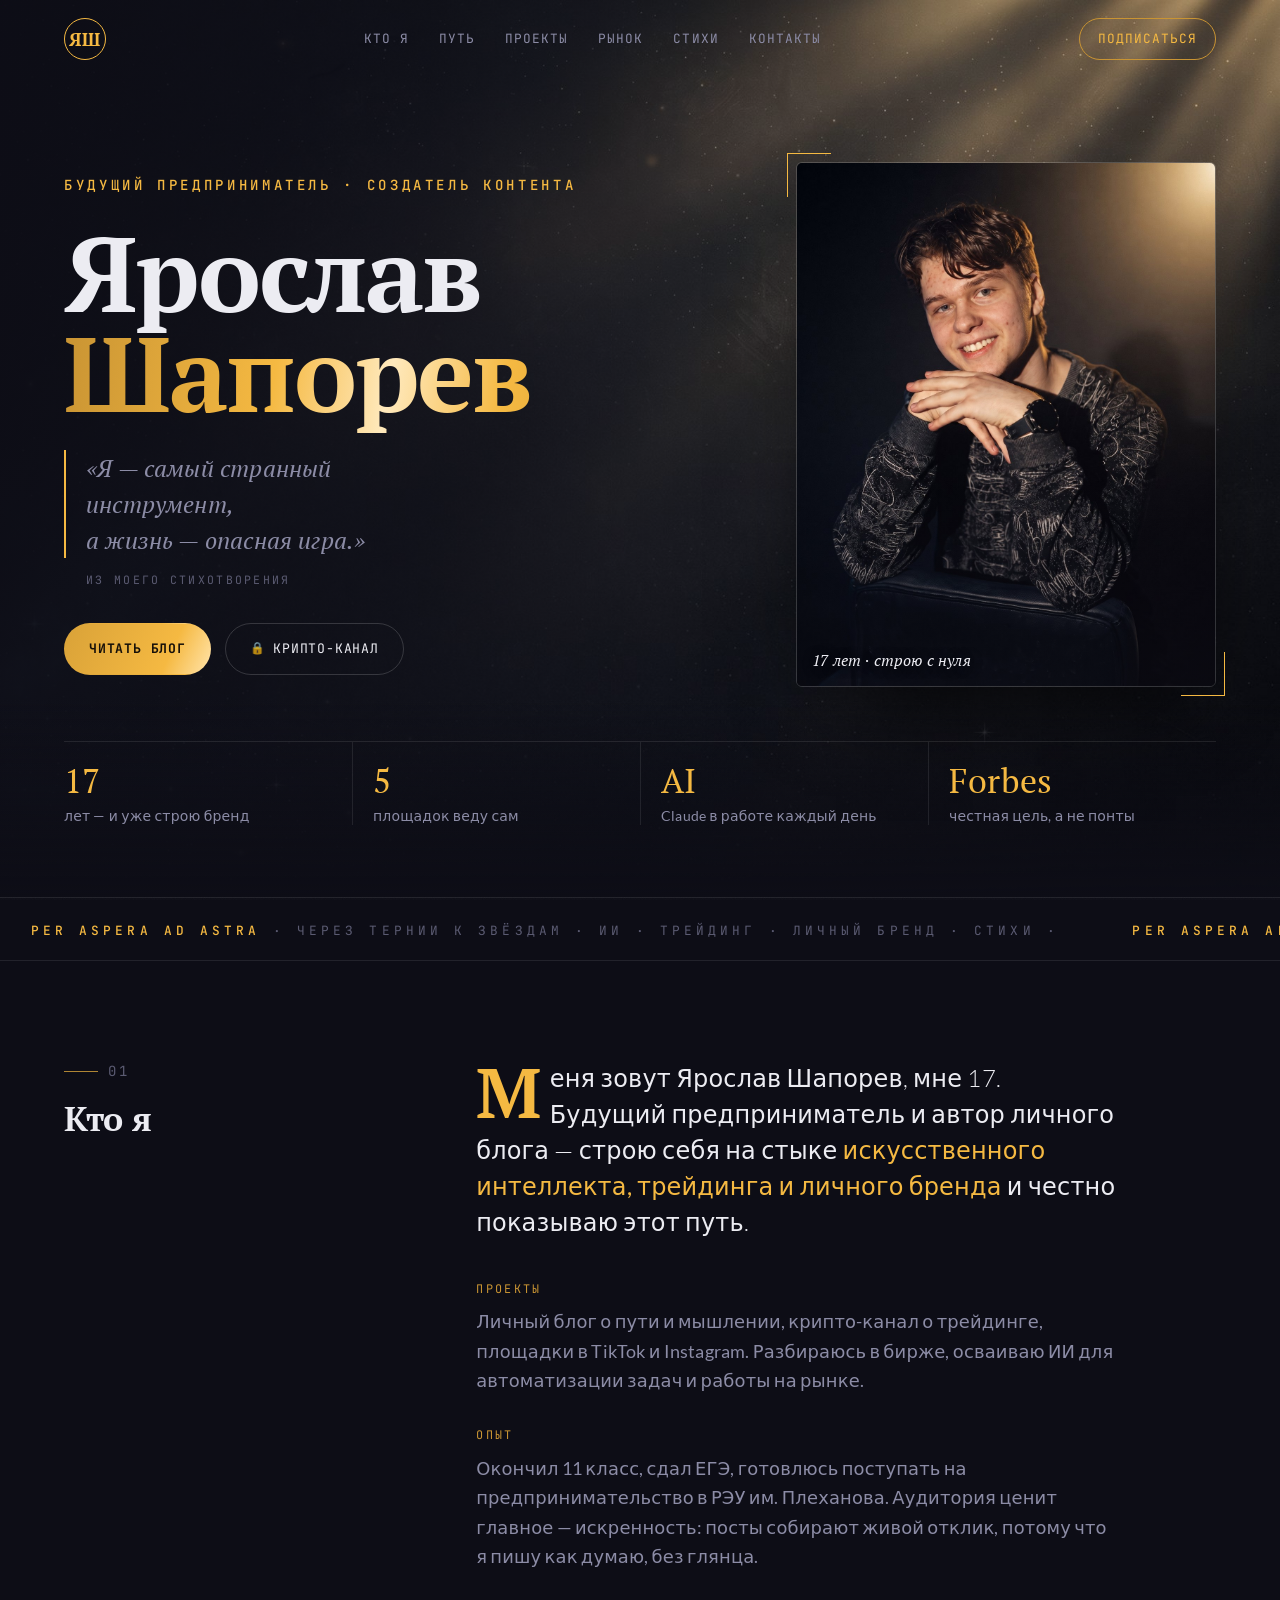
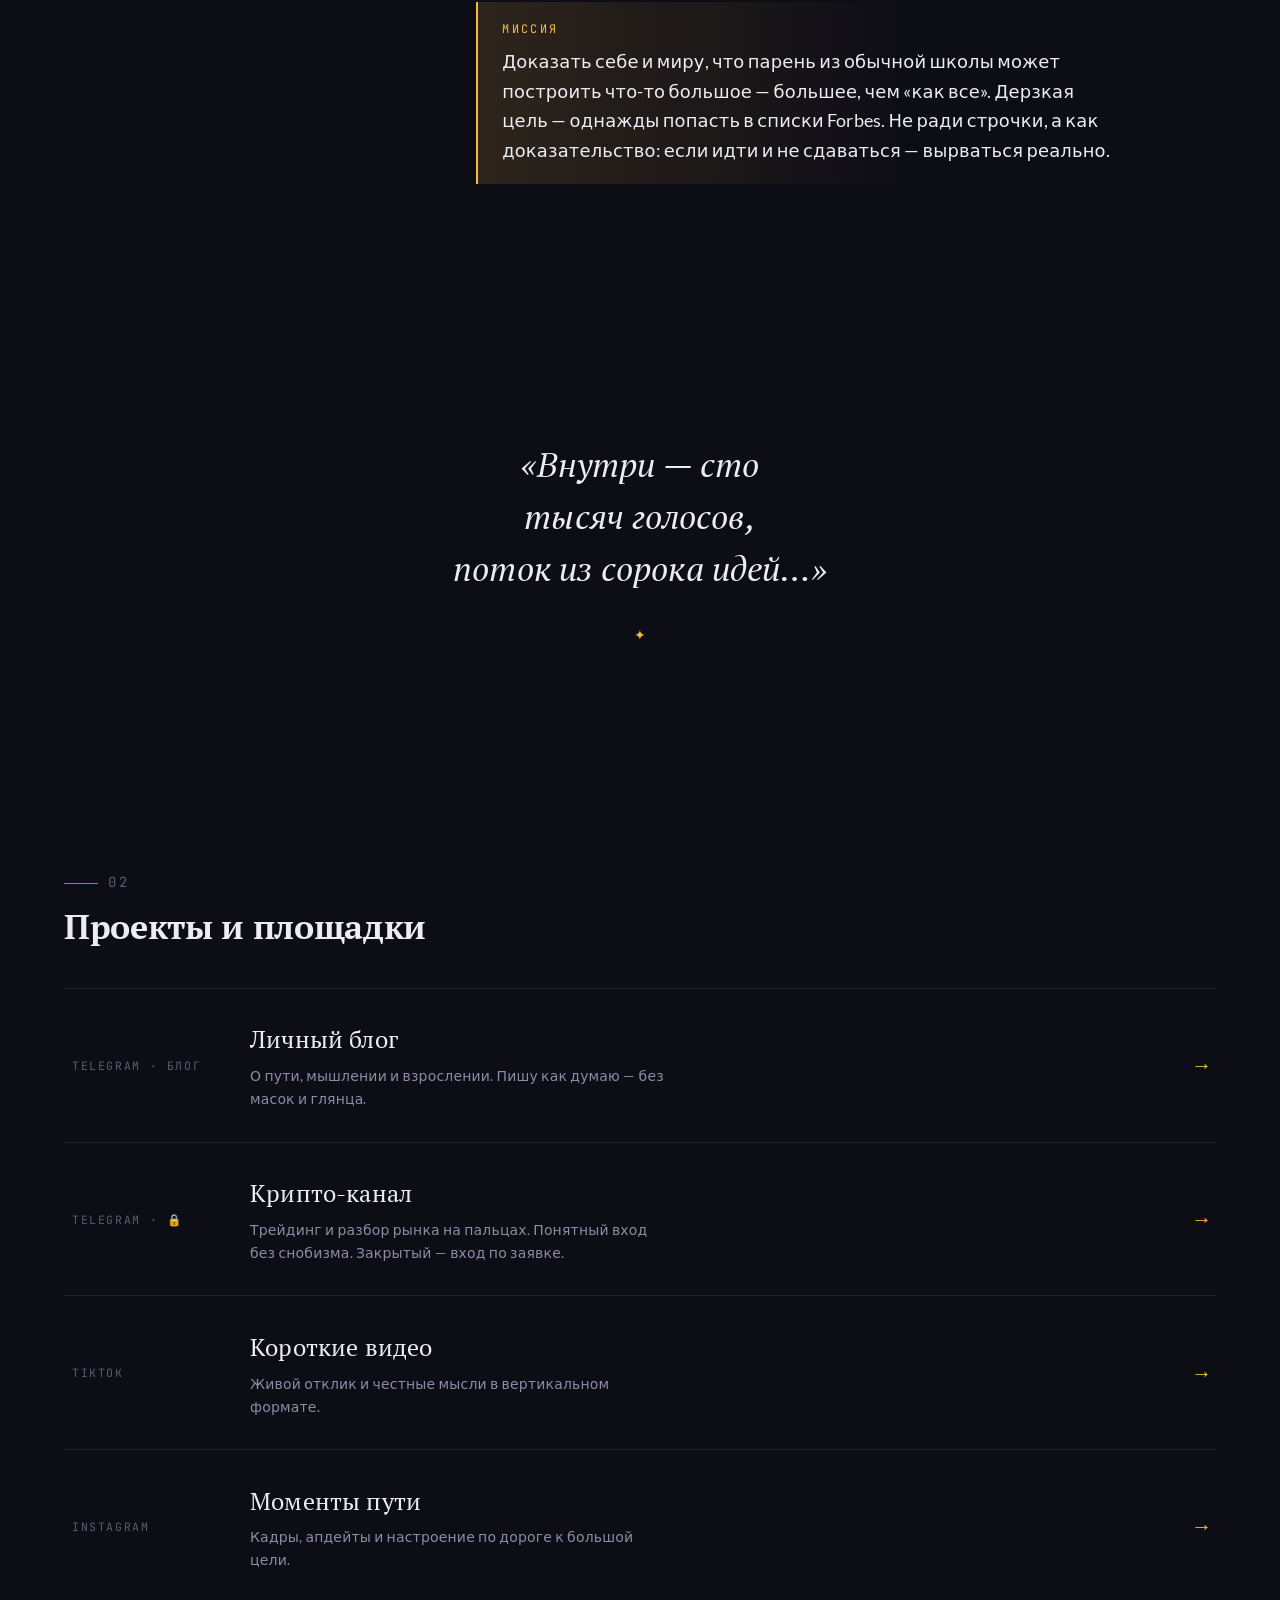
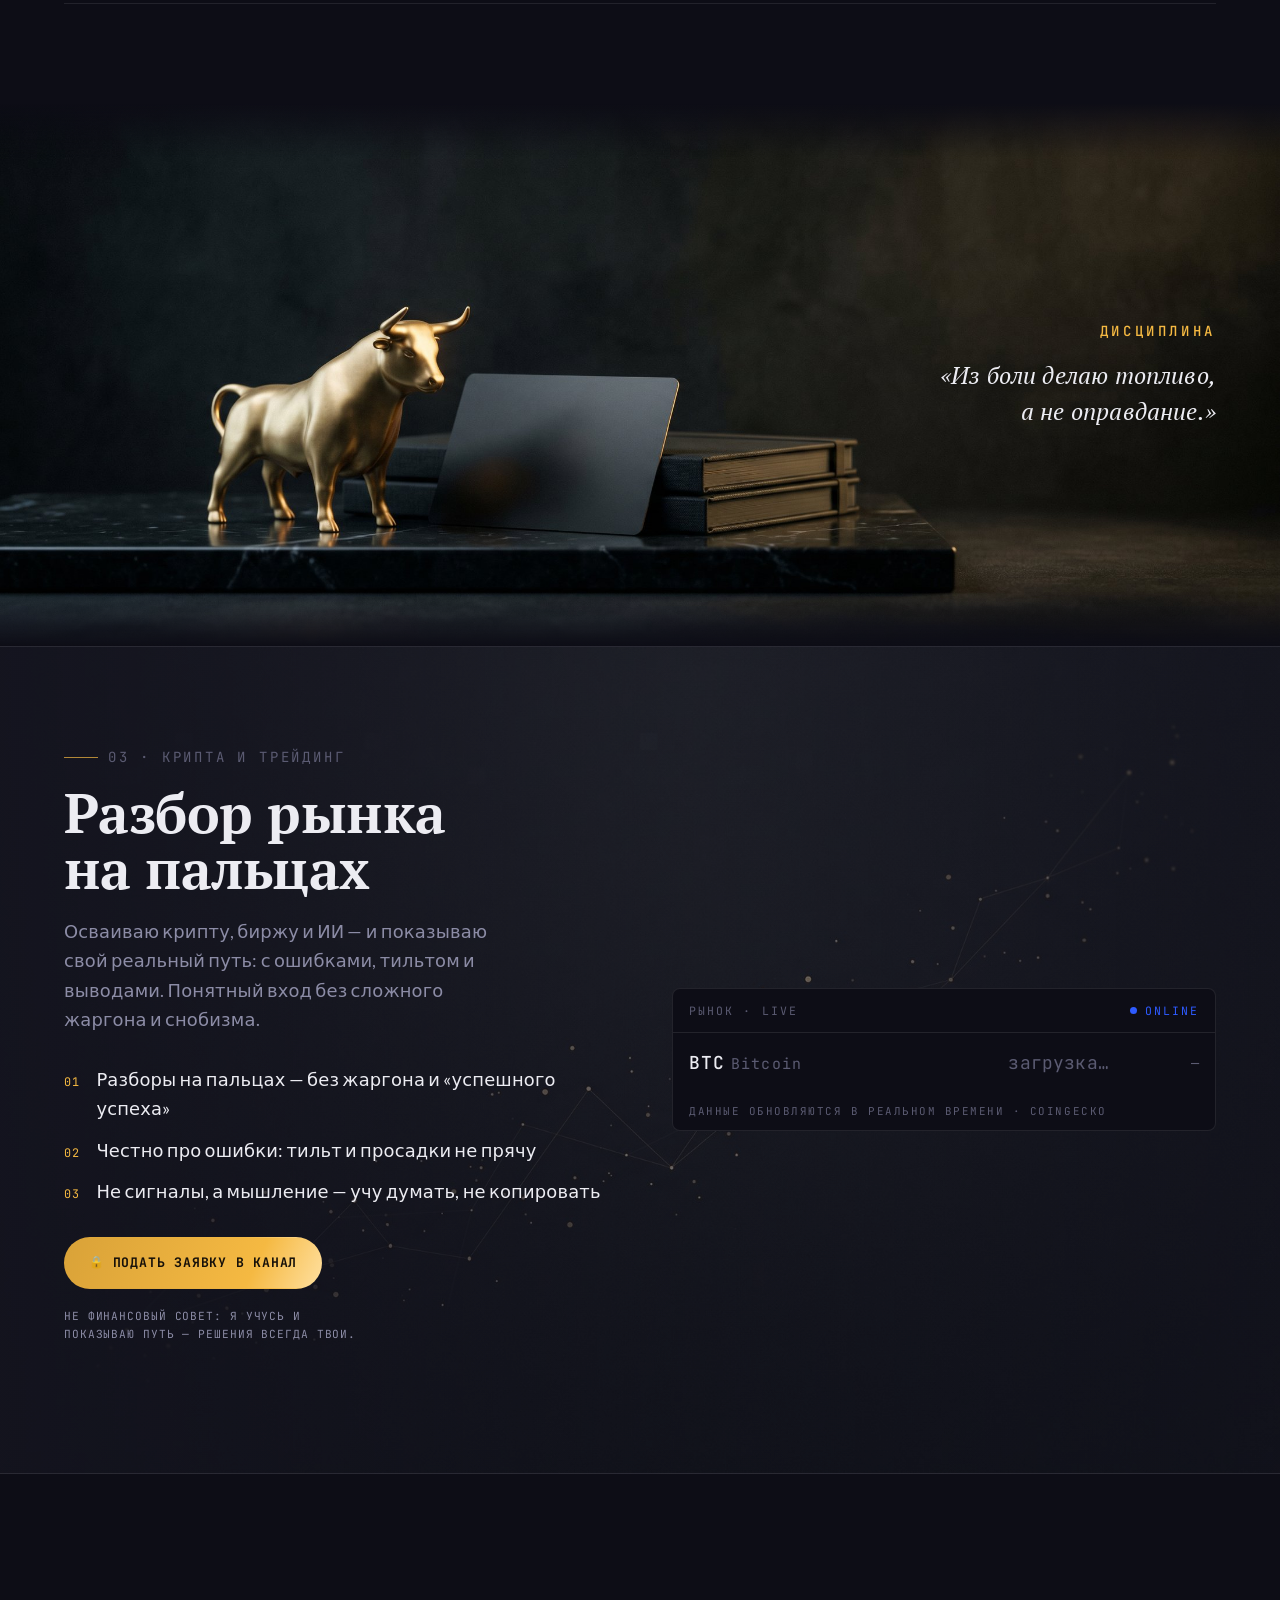
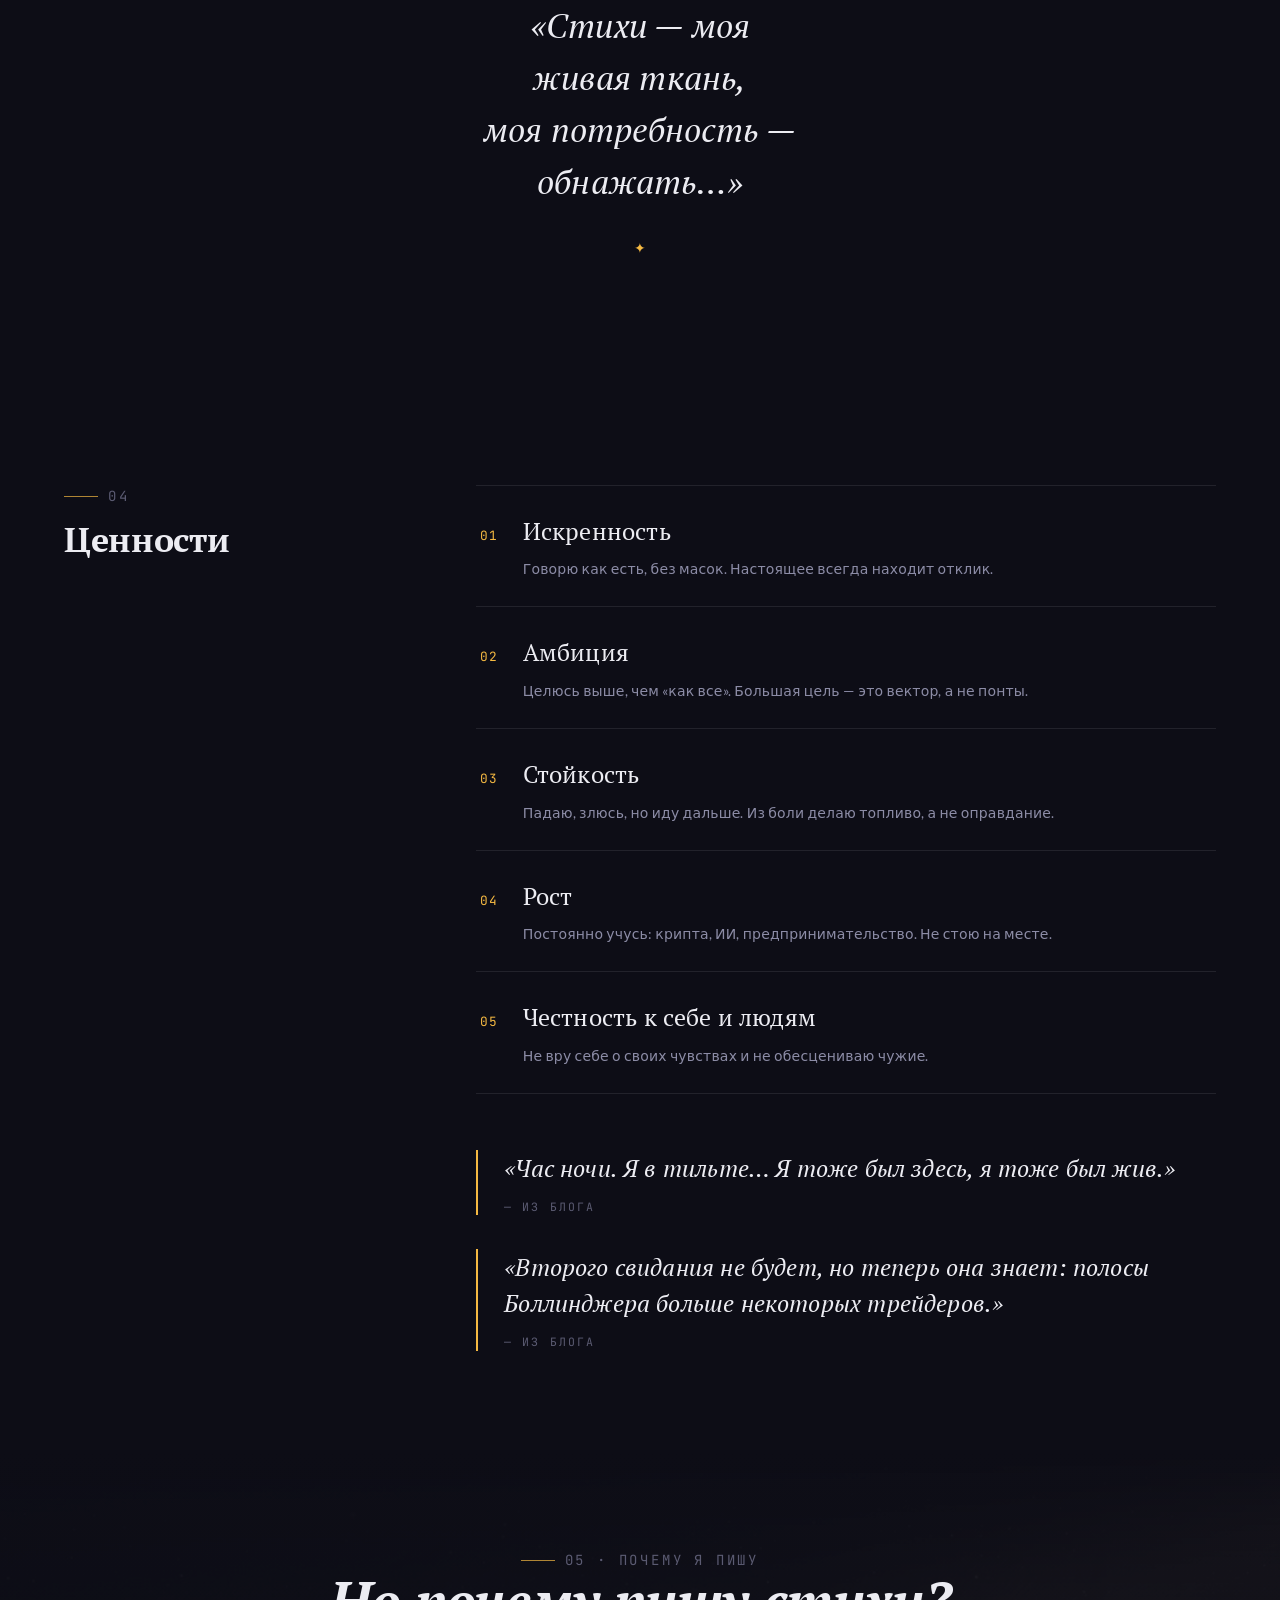
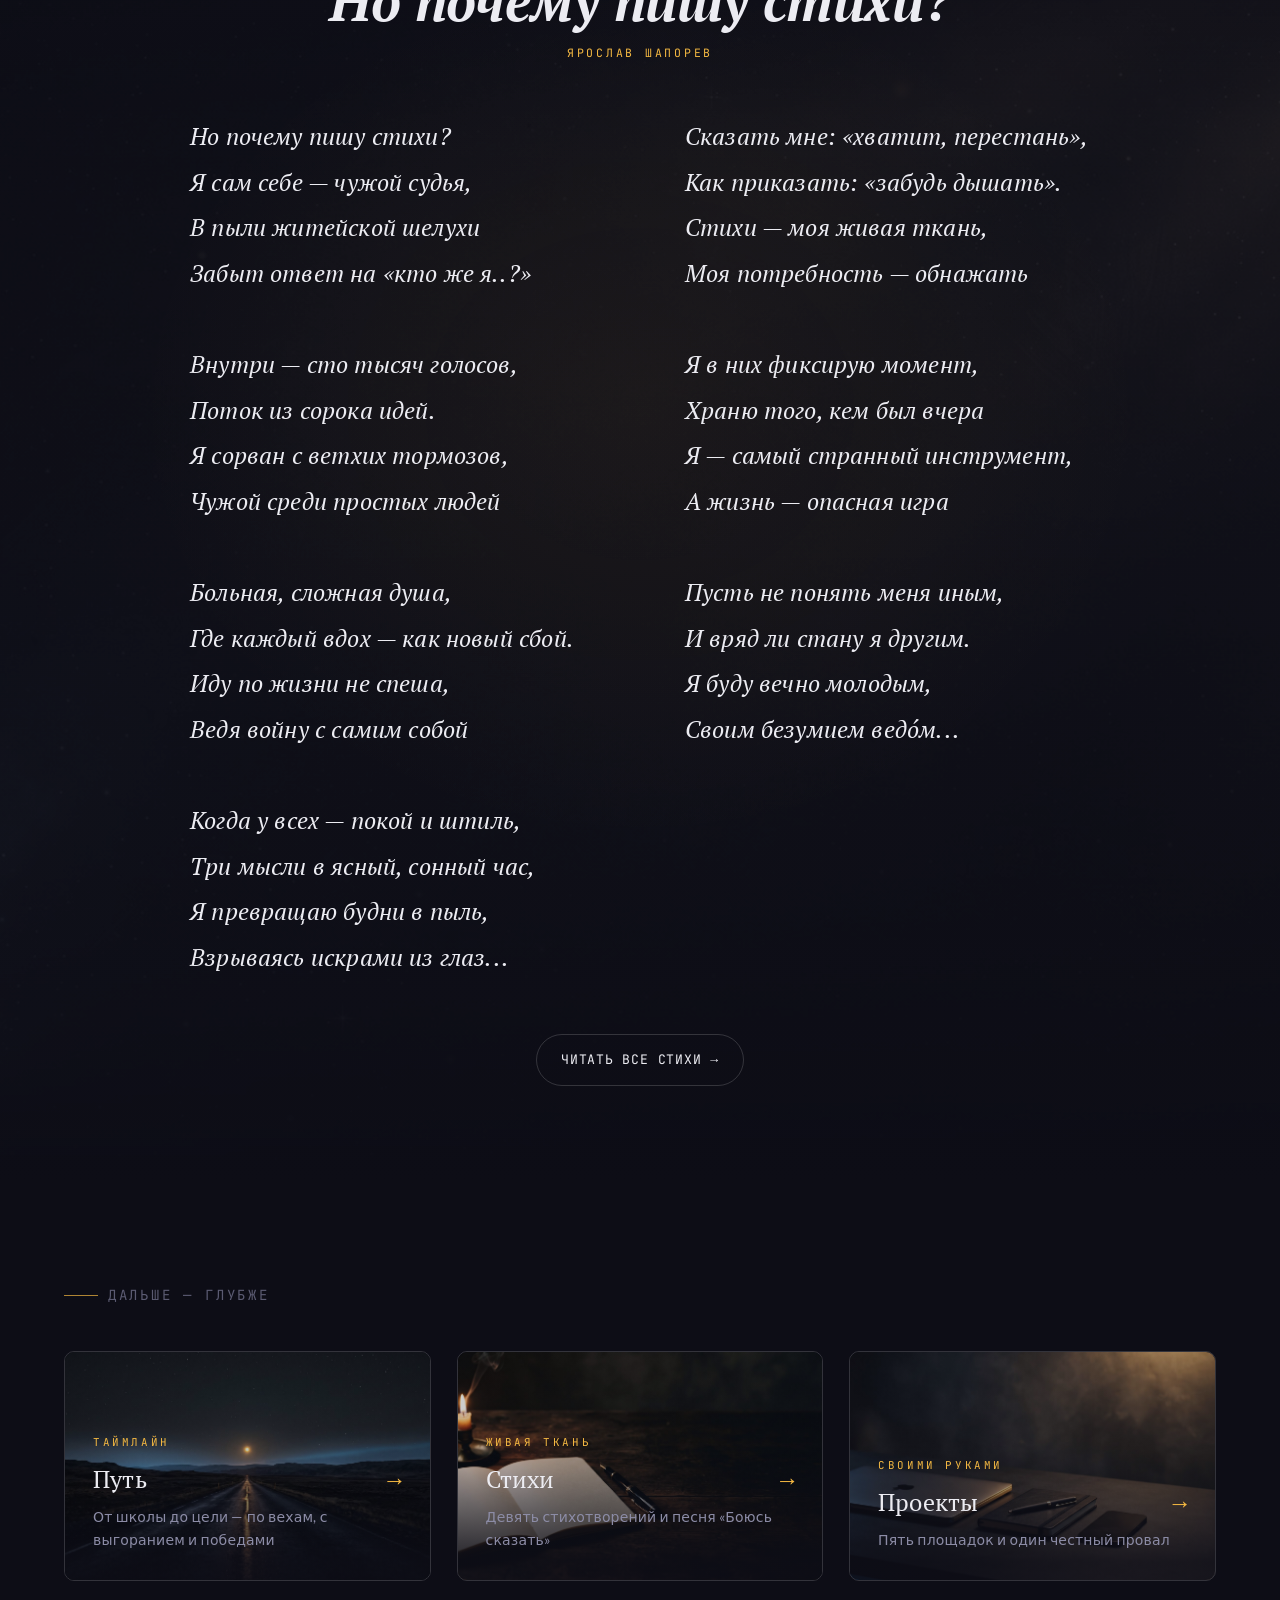
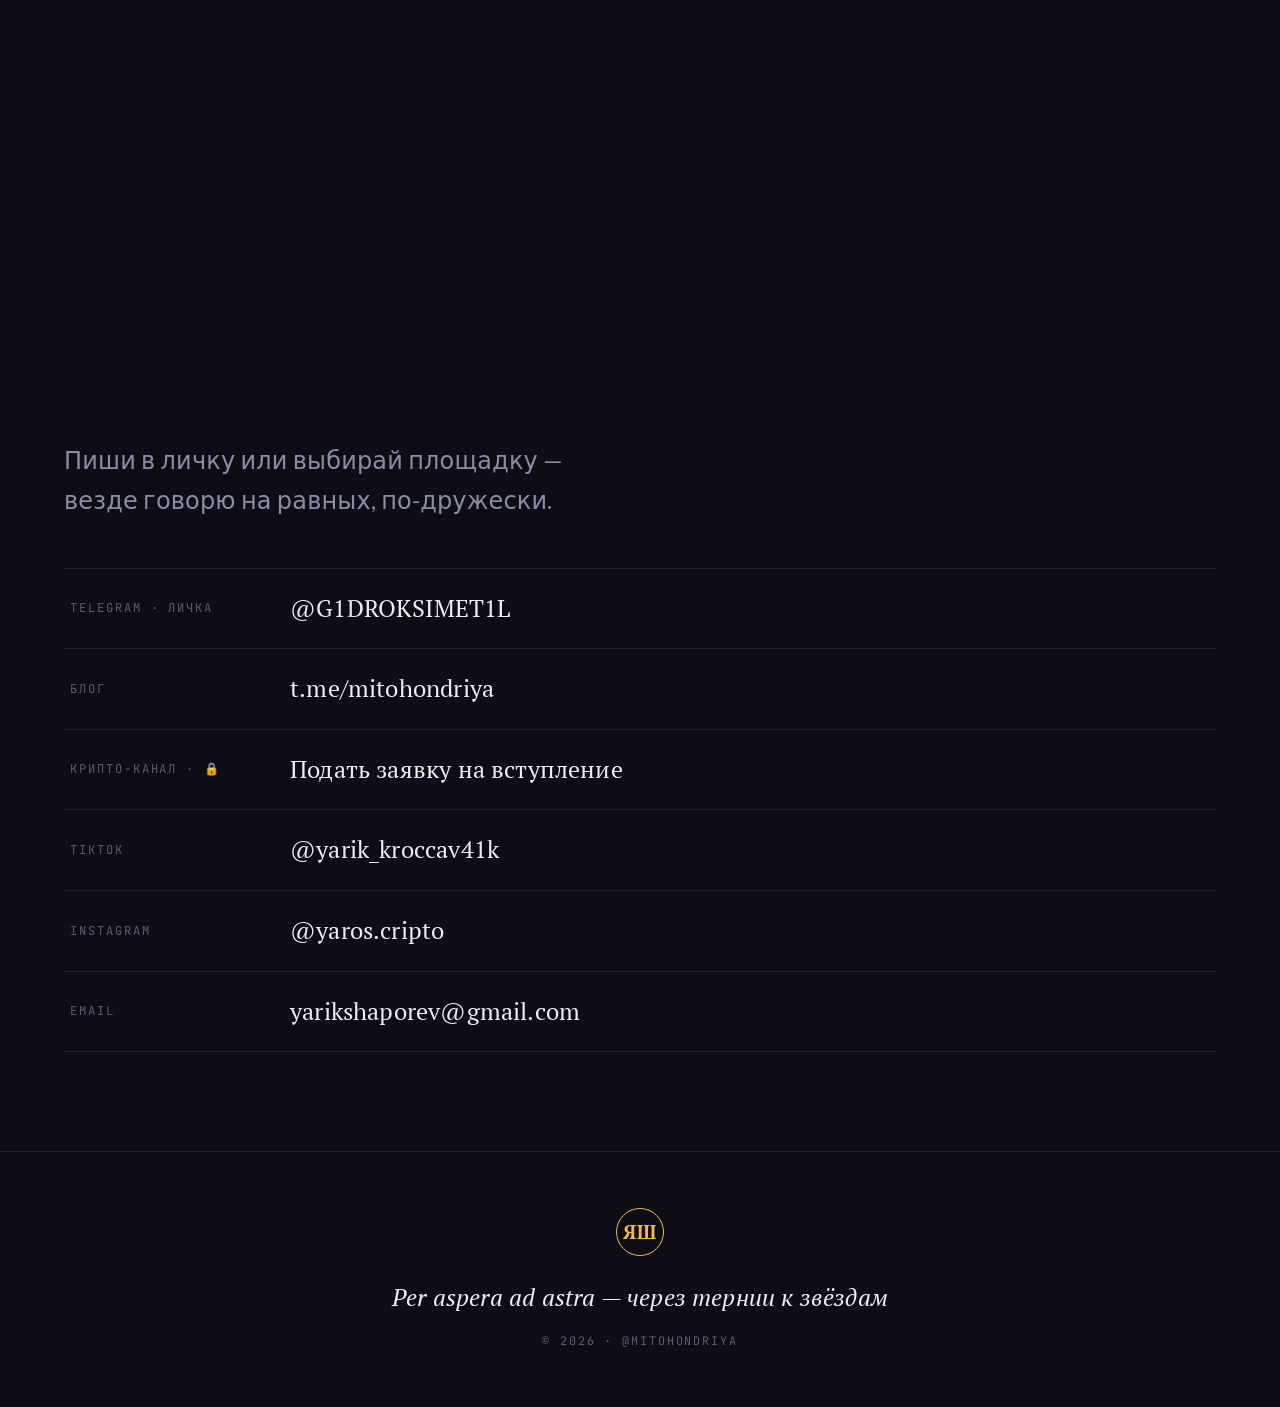
<file: index.html>
<!DOCTYPE html>
<html lang="ru">
<head>
<meta charset="utf-8">
<meta name="viewport" content="width=device-width, initial-scale=1">
<title>Ярослав Шапорев — путь с нуля к большой цели</title>
<meta name="description" content="Ярослав Шапорев, 17 лет. Будущий предприниматель и автор личного блога на стыке ИИ, трейдинга и личного бренда. Честно показываю путь — без глянца.">
<meta property="og:title" content="Ярослав Шапорев">
<meta property="og:description" content="На стыке ИИ, трейдинга и личного бренда. Строю себя с нуля — и честно показываю путь.">
<meta property="og:type" content="website">
<meta property="og:url" content="https://jiupaza.github.io">
<meta property="og:image" content="https://jiupaza.github.io/assets/img/hero-graded.jpg">
<meta property="og:image:width" content="1200">
<meta property="og:image:height" content="1490">
<meta name="twitter:card" content="summary_large_image">
<meta name="theme-color" content="#0D0D16">
<link rel="stylesheet" href="assets/fonts.css">
<link rel="stylesheet" href="assets/style.css">
</head>
<body>
<div class="stars" aria-hidden="true"></div>
<div class="grain" aria-hidden="true"></div>

<!-- NAV -->
<header class="nav">
  <a href="#top" class="nav__mono" aria-label="Ярослав Шапорев — наверх">ЯШ</a>
  <nav class="nav__links" aria-label="Разделы">
    <a href="#about">Кто я</a>
    <a href="put.html">Путь</a>
    <a href="proekty.html">Проекты</a>
    <a href="#market">Рынок</a>
    <a href="stihi.html">Стихи</a>
    <a href="#contact">Контакты</a>
  </nav>
  <a href="https://t.me/mitohondriya" class="nav__cta" target="_blank" rel="noopener">Подписаться</a>
</header>

<main id="top">

  <!-- HERO -->
  <section class="hero wrap" aria-label="Ярослав Шапорев">
    <video class="hero__video" autoplay muted loop playsinline preload="auto"
           poster="assets/gen/hero-bg.jpg" aria-hidden="true" tabindex="-1">
      <source src="assets/gen/hero-loop.mp4" type="video/mp4">
    </video>
    <div class="hero__grid">
      <div class="hero__intro">
        <p class="eyebrow hero__eyebrow" data-reveal>Будущий предприниматель · создатель контента</p>
        <h1 class="hero__title" data-reveal>
          <span>Ярослав</span>
          <span class="accent">Шапорев</span>
        </h1>
        <p class="hero__poemline" data-reveal>«Я&nbsp;— самый странный инструмент,<br>а жизнь&nbsp;— опасная игра.»</p>
        <p class="hero__poemcap" data-reveal>из моего стихотворения</p>
        <div class="hero__cta" data-reveal>
          <a href="https://t.me/mitohondriya" class="btn btn--gold" target="_blank" rel="noopener">Читать блог</a>
          <a href="#market" class="btn btn--ghost"><span class="btn__lock">🔒</span> Крипто-канал</a>
        </div>
      </div>

      <div class="hero__portrait" data-reveal>
        <div class="portrait-frame">
          <img src="assets/img/hero-graded.jpg" alt="Портрет Ярослава Шапорева" loading="eager" decoding="async">
        </div>
        <span class="portrait__sig">17 лет · строю с нуля</span>
      </div>
    </div>

    <div class="instruments" data-reveal>
      <div class="inst"><div class="inst__n">17</div><div class="inst__l">лет — и уже строю бренд</div></div>
      <div class="inst"><div class="inst__n">5</div><div class="inst__l">площадок веду сам</div></div>
      <div class="inst"><div class="inst__n">AI</div><div class="inst__l">Claude в работе каждый день</div></div>
      <div class="inst"><div class="inst__n">Forbes</div><div class="inst__l">честная цель, а не понты</div></div>
    </div>
  </section>

  <!-- THROUGH-LINE -->
  <div class="throughline" aria-hidden="true">
    <div class="throughline__track">
      <span><b>Per aspera ad astra</b> · через тернии к звёздам · ИИ · трейдинг · личный бренд · стихи · </span>
      <span><b>Per aspera ad astra</b> · через тернии к звёздам · ИИ · трейдинг · личный бренд · стихи · </span>
    </div>
  </div>

  <!-- 01 · КТО Я -->
  <section class="wrap" id="about">
    <div class="editorial">
      <div class="editorial__head" data-reveal>
        <div class="section-index">01</div>
        <h2>Кто я</h2>
      </div>
      <div class="editorial__body">
        <p class="lede" data-reveal>Меня зовут Ярослав Шапорев, мне 17. Будущий предприниматель и автор личного блога — строю себя на стыке <b>искусственного интеллекта, трейдинга и личного бренда</b> и честно показываю этот путь.</p>
        <div class="detail" data-reveal>
          <div class="detail__label">Проекты</div>
          <p>Личный блог о пути и мышлении, крипто-канал о трейдинге, площадки в TikTok и Instagram. Разбираюсь в бирже, осваиваю ИИ для автоматизации задач и работы на рынке.</p>
        </div>
        <div class="detail" data-reveal>
          <div class="detail__label">Опыт</div>
          <p>Окончил 11 класс, сдал ЕГЭ, готовлюсь поступать на предпринимательство в РЭУ им. Плеханова. Аудитория ценит главное — искренность: посты собирают живой отклик, потому что я пишу как думаю, без глянца.</p>
        </div>
        <div class="detail mission" data-reveal>
          <div class="detail__label">Миссия</div>
          <p>Доказать себе и миру, что парень из обычной школы может построить что-то большое — большее, чем «как все». Дерзкая цель — однажды попасть в списки Forbes. Не ради строчки, а как доказательство: если идти и не сдаваться — вырваться реально.</p>
        </div>
      </div>
    </div>
  </section>

  <!-- INTERLUDE 1 -->
  <section class="interlude wrap" aria-label="Строки из стихотворения">
    <p class="interlude__stanza" data-reveal>«Внутри — сто тысяч голосов,<br>поток из сорока идей…»</p>
    <p class="interlude__cap" data-reveal>✦</p>
  </section>

  <!-- 02 · ПРОЕКТЫ -->
  <section class="wrap" id="projects">
    <div class="sec-head" data-reveal>
      <div class="section-index">02</div>
      <h2 style="font-size:var(--step-2);margin-top:14px">Проекты и площадки</h2>
    </div>
    <div class="projects" data-reveal>
      <a class="proj" href="https://t.me/mitohondriya" target="_blank" rel="noopener">
        <div class="proj__tag">Telegram · блог</div>
        <div><div class="proj__name">Личный блог</div><div class="proj__desc">О пути, мышлении и взрослении. Пишу как думаю — без масок и глянца.</div></div>
        <div class="proj__arrow">→</div>
      </a>
      <a class="proj" href="https://t.me/+fdepb7p2_IU5MjMy" target="_blank" rel="noopener">
        <div class="proj__tag">Telegram · 🔒</div>
        <div><div class="proj__name">Крипто-канал</div><div class="proj__desc">Трейдинг и разбор рынка на пальцах. Понятный вход без снобизма. Закрытый — вход по заявке.</div></div>
        <div class="proj__arrow">→</div>
      </a>
      <a class="proj" href="https://www.tiktok.com/@yarik_kroccav41k" target="_blank" rel="noopener">
        <div class="proj__tag">TikTok</div>
        <div><div class="proj__name">Короткие видео</div><div class="proj__desc">Живой отклик и честные мысли в вертикальном формате.</div></div>
        <div class="proj__arrow">→</div>
      </a>
      <a class="proj" href="https://instagram.com/yaros.cripto" target="_blank" rel="noopener">
        <div class="proj__tag">Instagram</div>
        <div><div class="proj__name">Моменты пути</div><div class="proj__desc">Кадры, апдейты и настроение по дороге к большой цели.</div></div>
        <div class="proj__arrow">→</div>
      </a>
    </div>
  </section>

  <!-- EDITORIAL BAND -->
  <section class="still" aria-label="Дисциплина">
    <img class="still__img" src="assets/gen/money-still.jpg" alt="" loading="lazy" decoding="async">
    <div class="wrap still__inner">
      <div class="still__caption" data-reveal>
        <p class="eyebrow">Дисциплина</p>
        <p class="still__quote">«Из боли делаю топливо,<br>а не оправдание.»</p>
      </div>
    </div>
  </section>

  <!-- 03 · РЫНОК -->
  <section class="market" id="market">
    <div class="wrap">
      <div class="market__grid">
        <div>
          <div class="section-index" data-reveal>03 · крипта и трейдинг</div>
          <h2 data-reveal>Разбор рынка<br>на пальцах</h2>
          <p data-reveal>Осваиваю крипту, биржу и ИИ — и показываю свой реальный путь: с ошибками, тильтом и выводами. Понятный вход без сложного жаргона и снобизма.</p>
          <div class="market__points" data-reveal>
            <div class="mpoint"><span class="mpoint__n">01</span><span>Разборы на пальцах — без жаргона и «успешного успеха»</span></div>
            <div class="mpoint"><span class="mpoint__n">02</span><span>Честно про ошибки: тильт и просадки не прячу</span></div>
            <div class="mpoint"><span class="mpoint__n">03</span><span>Не сигналы, а мышление — учу думать, не копировать</span></div>
          </div>
          <a href="https://t.me/+fdepb7p2_IU5MjMy" class="btn btn--gold" target="_blank" rel="noopener" data-reveal><span class="btn__lock">🔒</span> Подать заявку в канал</a>
          <p class="market__disclaimer" data-reveal>Не финансовый совет: я учусь и показываю путь — решения всегда твои.</p>
        </div>
        <div class="ticker" data-reveal>
          <div class="ticker__bar">
            <span>Рынок · live</span>
            <span class="ticker__live"><span class="ticker__dot"></span> online</span>
          </div>
          <div id="ticker-body">
            <div class="ticker__row"><span class="ticker__sym">BTC<small>Bitcoin</small></span><span class="ticker__price" style="color:var(--faint)">загрузка…</span><span class="ticker__chg" style="color:var(--faint)">—</span></div>
          </div>
          <div class="ticker__foot">данные обновляются в реальном времени · coingecko</div>
        </div>
      </div>
    </div>
  </section>

  <!-- INTERLUDE 2 -->
  <section class="interlude wrap" aria-label="Строки из стихотворения">
    <p class="interlude__stanza" data-reveal>«Стихи — моя живая ткань,<br>моя потребность — обнажать…»</p>
    <p class="interlude__cap" data-reveal>✦</p>
  </section>

  <!-- 04 · ЦЕННОСТИ -->
  <section class="wrap" id="values">
    <div class="values">
      <div class="values__head" data-reveal>
        <div class="section-index">04</div>
        <h2 style="font-size:var(--step-2);margin-top:14px">Ценности</h2>
      </div>
      <div>
        <div class="values__list" data-reveal>
          <div class="value"><div class="value__n">01</div><div><div class="value__t">Искренность</div><div class="value__d">Говорю как есть, без масок. Настоящее всегда находит отклик.</div></div></div>
          <div class="value"><div class="value__n">02</div><div><div class="value__t">Амбиция</div><div class="value__d">Целюсь выше, чем «как все». Большая цель — это вектор, а не понты.</div></div></div>
          <div class="value"><div class="value__n">03</div><div><div class="value__t">Стойкость</div><div class="value__d">Падаю, злюсь, но иду дальше. Из боли делаю топливо, а не оправдание.</div></div></div>
          <div class="value"><div class="value__n">04</div><div><div class="value__t">Рост</div><div class="value__d">Постоянно учусь: крипта, ИИ, предпринимательство. Не стою на месте.</div></div></div>
          <div class="value"><div class="value__n">05</div><div><div class="value__t">Честность к себе и людям</div><div class="value__d">Не вру себе о своих чувствах и не обесцениваю чужие.</div></div></div>
        </div>
        <div class="quotes">
          <blockquote class="pullquote" data-reveal>«Час ночи. Я в тильте… Я тоже был здесь, я тоже был жив.»<span>— из блога</span></blockquote>
          <blockquote class="pullquote" data-reveal>«Второго свидания не будет, но теперь она знает: полосы Боллинджера больше некоторых трейдеров.»<span>— из блога</span></blockquote>
        </div>
      </div>
    </div>
  </section>

  <!-- 05 · СТИХИ (signature) -->
  <section class="wrap poem" id="poem">
    <div class="section-index" style="justify-content:center" data-reveal>05 · почему я пишу</div>
    <h2 class="poem__title" data-reveal>Но&nbsp;почему пишу стихи?</h2>
    <p class="poem__cap" data-reveal>Ярослав Шапорев</p>
    <div class="poem__body" data-reveal>
      <div class="stanza"><p>Но почему пишу стихи?<br>Я сам себе — чужой судья,<br>В пыли житейской шелухи<br>Забыт ответ на «кто же я..?»</p></div>
      <div class="stanza"><p>Внутри — сто тысяч голосов,<br>Поток из сорока идей.<br>Я сорван с ветхих тормозов,<br>Чужой среди простых людей</p></div>
      <div class="stanza"><p>Больная, сложная душа,<br>Где каждый вдох — как новый сбой.<br>Иду по жизни не спеша,<br>Ведя войну с самим собой</p></div>
      <div class="stanza"><p>Когда у всех — покой и штиль,<br>Три мысли в ясный, сонный час,<br>Я превращаю будни в пыль,<br>Взрываясь искрами из глаз...</p></div>
      <div class="stanza"><p>Сказать мне: «хватит, перестань»,<br>Как приказать: «забудь дышать».<br>Стихи — моя живая ткань,<br>Моя потребность — обнажать</p></div>
      <div class="stanza"><p>Я в них фиксирую момент,<br>Храню того, кем был вчера<br>Я — самый странный инструмент,<br>А жизнь — опасная игра</p></div>
      <div class="stanza"><p>Пусть не понять меня иным,<br>И вряд ли стану я другим.<br>Я буду вечно молодым,<br>Своим безумием ведо́м...</p></div>
    </div>
    <a href="stihi.html" class="btn btn--ghost" data-reveal style="margin-top:clamp(36px,6vh,60px)">Читать все стихи →</a>
  </section>

  <!-- ПЕРЕХОДЫ -->
  <section class="wrap" aria-label="Разделы сайта">
    <div class="section-index" data-reveal>дальше — глубже</div>
    <div class="portals">
      <a class="portal" href="put.html" data-reveal>
        <div class="portal__bg" style="background-image:url('assets/gen/path-hero.jpg')" aria-hidden="true"></div>
        <div class="portal__body">
          <div class="portal__eyebrow">Таймлайн</div>
          <div class="portal__title">Путь <span class="arrow">→</span></div>
          <div class="portal__sub">От школы до цели — по вехам, с выгоранием и победами</div>
        </div>
      </a>
      <a class="portal" href="stihi.html" data-reveal>
        <div class="portal__bg" style="background-image:url('assets/gen/poems-hero.jpg')" aria-hidden="true"></div>
        <div class="portal__body">
          <div class="portal__eyebrow">Живая ткань</div>
          <div class="portal__title">Стихи <span class="arrow">→</span></div>
          <div class="portal__sub">Девять стихотворений и песня «Боюсь сказать»</div>
        </div>
      </a>
      <a class="portal" href="proekty.html" data-reveal>
        <div class="portal__bg" style="background-image:url('assets/gen/projects-hero.jpg')" aria-hidden="true"></div>
        <div class="portal__body">
          <div class="portal__eyebrow">Своими руками</div>
          <div class="portal__title">Проекты <span class="arrow">→</span></div>
          <div class="portal__sub">Пять площадок и один честный провал</div>
        </div>
      </a>
    </div>
  </section>

  <!-- 06 · КОНТАКТЫ -->
  <section class="wrap contact" id="contact">
    <div class="section-index" data-reveal>06</div>
    <h2 data-reveal>Давай<br>на связи</h2>
    <p class="contact__lede" data-reveal>Пиши в личку или выбирай площадку — везде говорю на равных, по-дружески.</p>
    <div class="contacts" data-reveal>
      <a class="crow" href="https://t.me/G1DROKSIMET1L" target="_blank" rel="noopener"><span class="crow__label">Telegram · личка</span><span class="crow__val">@G1DROKSIMET1L</span><span class="crow__go">→</span></a>
      <a class="crow" href="https://t.me/mitohondriya" target="_blank" rel="noopener"><span class="crow__label">Блог</span><span class="crow__val">t.me/mitohondriya</span><span class="crow__go">→</span></a>
      <a class="crow" href="https://t.me/+fdepb7p2_IU5MjMy" target="_blank" rel="noopener"><span class="crow__label">Крипто-канал · 🔒</span><span class="crow__val">Подать заявку на вступление</span><span class="crow__go">→</span></a>
      <a class="crow" href="https://www.tiktok.com/@yarik_kroccav41k" target="_blank" rel="noopener"><span class="crow__label">TikTok</span><span class="crow__val">@yarik_kroccav41k</span><span class="crow__go">→</span></a>
      <a class="crow" href="https://instagram.com/yaros.cripto" target="_blank" rel="noopener"><span class="crow__label">Instagram</span><span class="crow__val">@yaros.cripto</span><span class="crow__go">→</span></a>
      <a class="crow" href="mailto:yarikshaporev@gmail.com"><span class="crow__label">Email</span><span class="crow__val">yarikshaporev@gmail.com</span><span class="crow__go">→</span></a>
    </div>
  </section>

  <!-- FOOTER -->
  <footer class="footer">
    <div class="footer__mono">ЯШ</div>
    <p class="footer__motto">Per aspera ad astra — через тернии к звёздам</p>
    <p class="footer__meta">© <span id="year">2026</span> · @mitohondriya</p>
  </footer>

</main>

<script src="assets/app.js"></script>
</body>
</html>
</file>
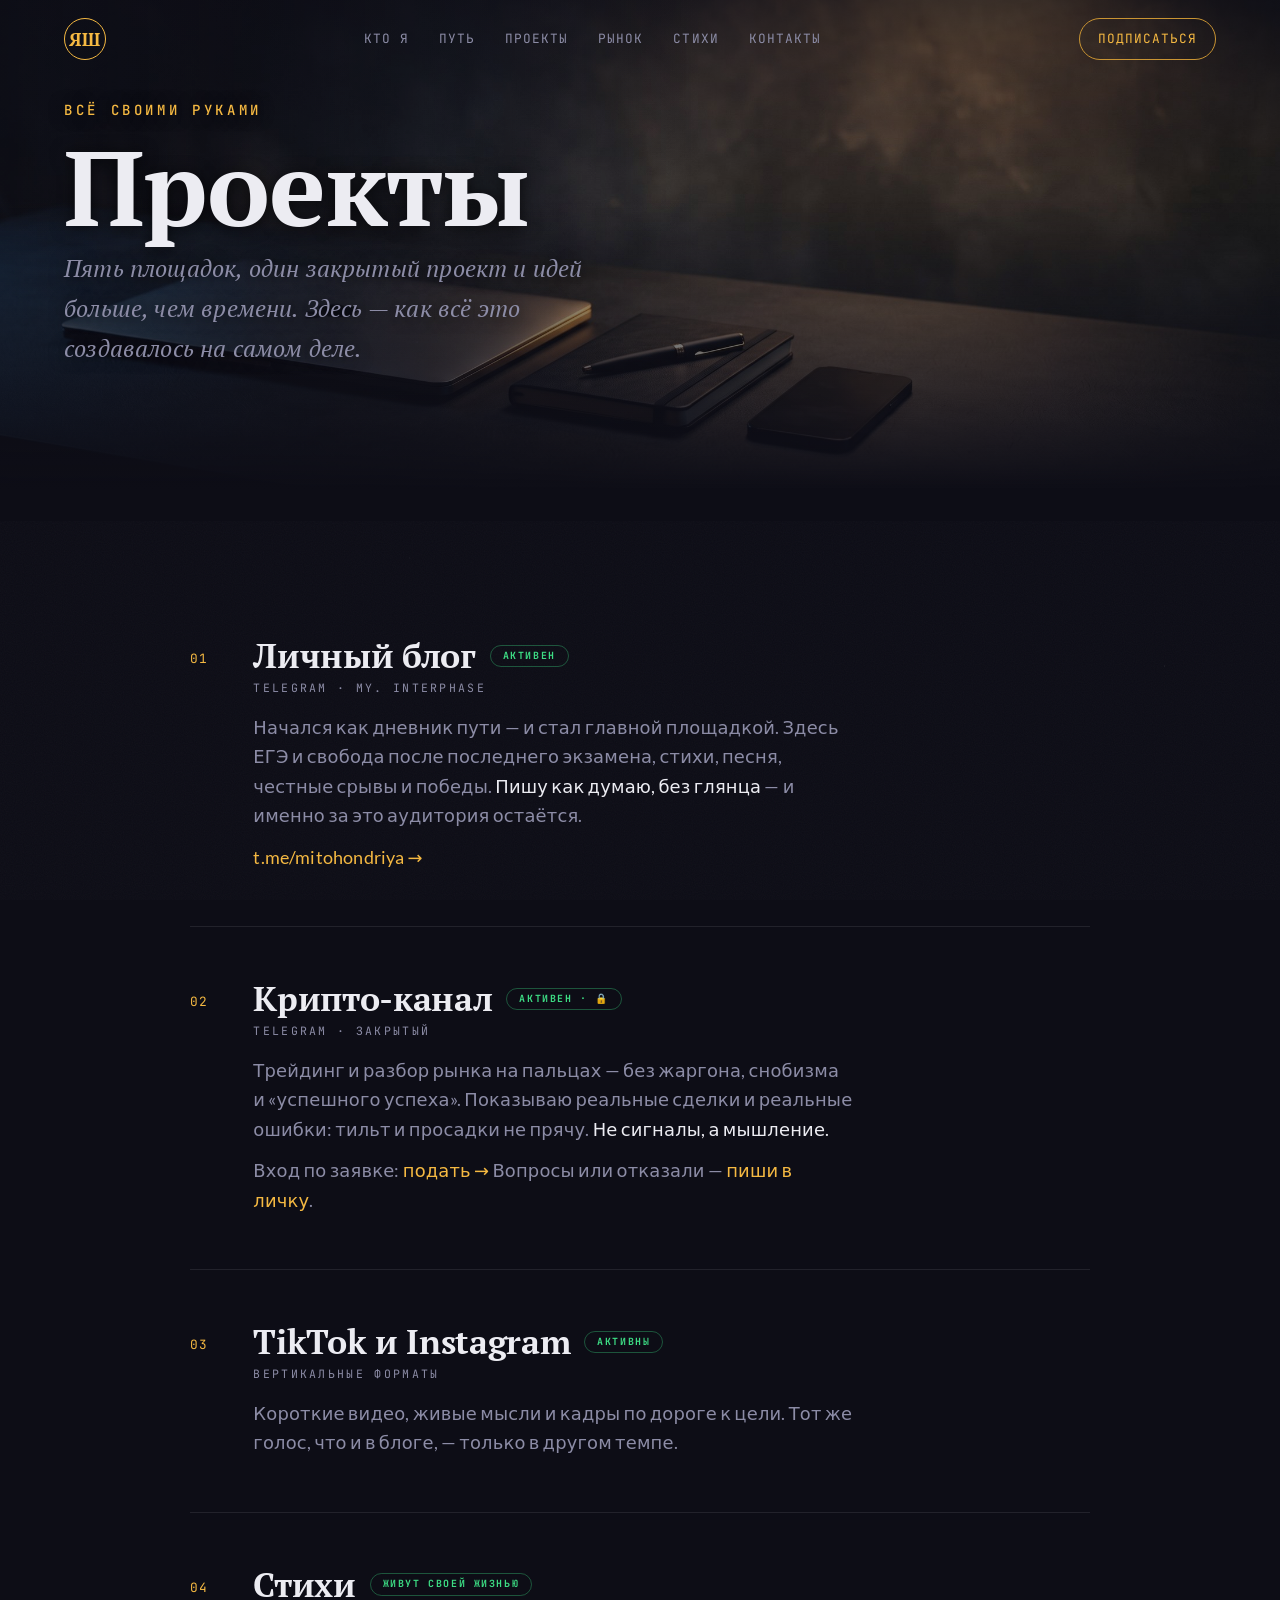
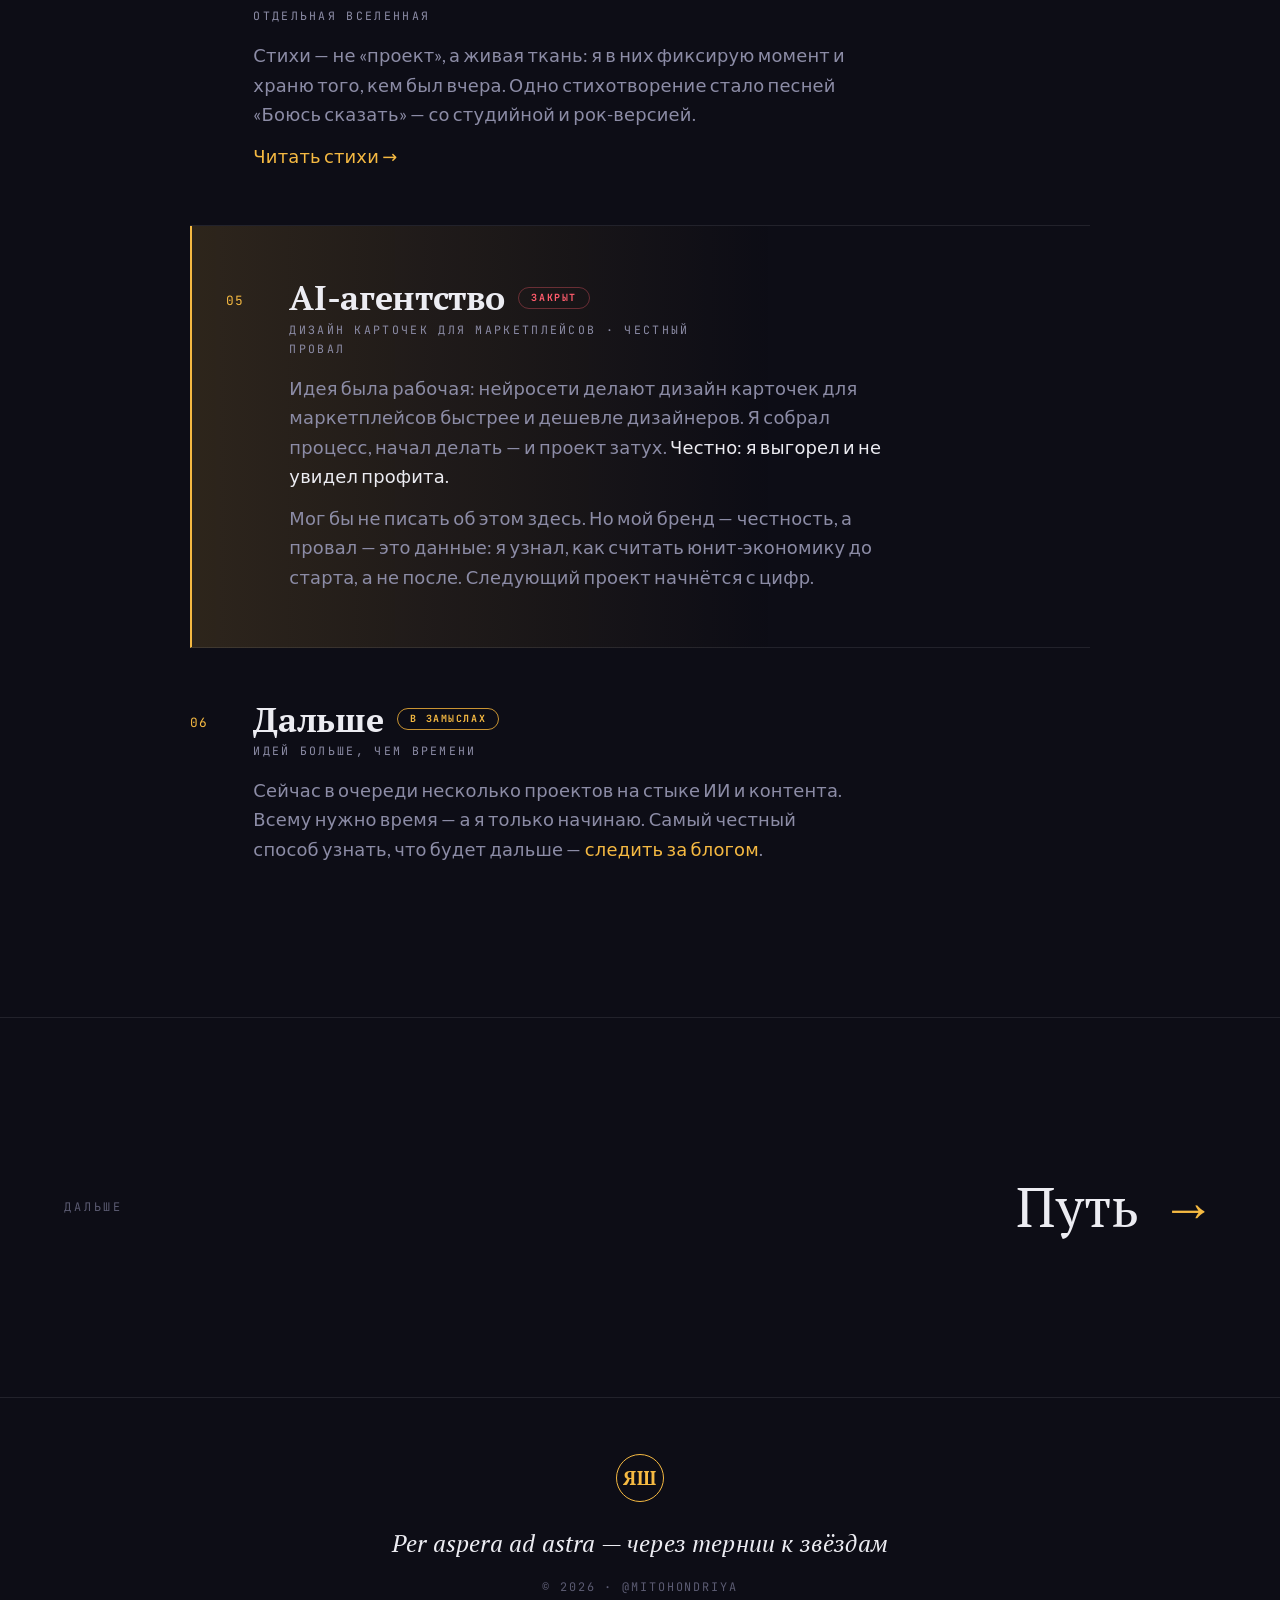
<file: proekty.html>
<!DOCTYPE html>
<html lang="ru">
<head>
<meta charset="utf-8">
<meta name="viewport" content="width=device-width, initial-scale=1">
<title>Проекты — Ярослав Шапорев</title>
<meta name="description" content="Проекты Ярослава Шапорева: блог, крипто-канал, TikTok, стихи — и честная история одного провала. Всё своими руками.">
<meta property="og:title" content="Проекты — Ярослав Шапорев">
<meta property="og:description" content="Пять площадок и один честный провал. Всё своими руками.">
<meta property="og:type" content="website">
<meta property="og:url" content="https://jiupaza.github.io/proekty.html">
<meta property="og:image" content="https://jiupaza.github.io/assets/img/hero-graded.jpg">
<meta property="og:image:width" content="1200">
<meta property="og:image:height" content="1490">
<meta name="twitter:card" content="summary_large_image">
<meta name="theme-color" content="#0D0D16">
<link rel="stylesheet" href="assets/fonts.css">
<link rel="stylesheet" href="assets/style.css">
</head>
<body>
<div class="stars" aria-hidden="true"></div>
<div class="grain" aria-hidden="true"></div>

<header class="nav">
  <a href="index.html" class="nav__mono" aria-label="Ярослав Шапорев — на главную">ЯШ</a>
  <nav class="nav__links" aria-label="Разделы">
    <a href="index.html#about">Кто я</a>
    <a href="put.html">Путь</a>
    <a href="proekty.html" aria-current="page">Проекты</a>
    <a href="index.html#market">Рынок</a>
    <a href="stihi.html">Стихи</a>
    <a href="index.html#contact">Контакты</a>
  </nav>
  <a href="https://t.me/mitohondriya" class="nav__cta" target="_blank" rel="noopener">Подписаться</a>
</header>

<main>

  <section class="page-hero page-hero--projects" aria-label="Проекты">
    <div class="page-hero__bg" aria-hidden="true"></div>
    <div class="wrap page-hero__inner">
      <p class="eyebrow" data-reveal>Всё своими руками</p>
      <h1 data-reveal>Проекты</h1>
      <p class="page-hero__line" data-reveal>Пять площадок, один закрытый проект и идей больше, чем времени. Здесь — как всё это создавалось на самом деле.</p>
    </div>
  </section>

  <section class="wrap" style="padding-top:clamp(40px,7vh,90px)">
    <div style="max-width:900px;margin-inline:auto">

      <article class="pstory" data-reveal>
        <div class="pstory__n">01</div>
        <div>
          <h2>Личный блог <span class="chip chip--live">активен</span></h2>
          <p class="pstory__tagline">Telegram · my. Interphase</p>
          <p>Начался как дневник пути — и стал главной площадкой. Здесь ЕГЭ и свобода после последнего экзамена, стихи, песня, честные срывы и победы. <span class="em">Пишу как думаю, без глянца</span> — и именно за это аудитория остаётся.</p>
          <p><a href="https://t.me/mitohondriya" target="_blank" rel="noopener" style="color:var(--gold)">t.me/mitohondriya →</a></p>
        </div>
      </article>

      <article class="pstory" data-reveal>
        <div class="pstory__n">02</div>
        <div>
          <h2>Крипто-канал <span class="chip chip--live">активен · 🔒</span></h2>
          <p class="pstory__tagline">Telegram · закрытый</p>
          <p>Трейдинг и разбор рынка на пальцах — без жаргона, снобизма и «успешного успеха». Показываю реальные сделки и реальные ошибки: тильт и просадки не прячу. <span class="em">Не сигналы, а мышление.</span></p>
          <p>Вход по заявке: <a href="https://t.me/+fdepb7p2_IU5MjMy" target="_blank" rel="noopener" style="color:var(--gold)">подать →</a> Вопросы или отказали — <a href="https://t.me/G1DROKSIMET1L" target="_blank" rel="noopener" style="color:var(--gold)">пиши в личку</a>.</p>
        </div>
      </article>

      <article class="pstory" data-reveal>
        <div class="pstory__n">03</div>
        <div>
          <h2>TikTok и Instagram <span class="chip chip--live">активны</span></h2>
          <p class="pstory__tagline">Вертикальные форматы</p>
          <p>Короткие видео, живые мысли и кадры по дороге к цели. Тот же голос, что и в блоге, — только в другом темпе.</p>
        </div>
      </article>

      <article class="pstory" data-reveal>
        <div class="pstory__n">04</div>
        <div>
          <h2>Стихи <span class="chip chip--live">живут своей жизнью</span></h2>
          <p class="pstory__tagline">Отдельная вселенная</p>
          <p>Стихи — не «проект», а живая ткань: я в них фиксирую момент и храню того, кем был вчера. Одно стихотворение стало песней «Боюсь сказать» — со студийной и рок-версией.</p>
          <p><a href="stihi.html" style="color:var(--gold)">Читать стихи →</a></p>
        </div>
      </article>

      <article class="pstory pstory--lesson" data-reveal>
        <div class="pstory__n">05</div>
        <div>
          <h2>AI-агентство <span class="chip chip--closed">закрыт</span></h2>
          <p class="pstory__tagline">Дизайн карточек для маркетплейсов · честный провал</p>
          <p>Идея была рабочая: нейросети делают дизайн карточек для маркетплейсов быстрее и дешевле дизайнеров. Я собрал процесс, начал делать — и проект затух. <span class="em">Честно: я выгорел и не увидел профита.</span></p>
          <p>Мог бы не писать об этом здесь. Но мой бренд — честность, а провал — это данные: я узнал, как считать юнит-экономику до старта, а не после. Следующий проект начнётся с цифр.</p>
        </div>
      </article>

      <article class="pstory" data-reveal>
        <div class="pstory__n">06</div>
        <div>
          <h2>Дальше <span class="chip chip--soon">в замыслах</span></h2>
          <p class="pstory__tagline">Идей больше, чем времени</p>
          <p>Сейчас в очереди несколько проектов на стыке ИИ и контента. Всему нужно время — а я только начинаю. Самый честный способ узнать, что будет дальше — <a href="https://t.me/mitohondriya" target="_blank" rel="noopener" style="color:var(--gold)">следить за блогом</a>.</p>
        </div>
      </article>

    </div>
  </section>

  <section class="wrap next-band">
    <a href="put.html">
      <span class="next-band__label">Дальше</span>
      <span class="next-band__title">Путь <span class="arrow">→</span></span>
    </a>
  </section>

  <footer class="footer">
    <div class="footer__mono">ЯШ</div>
    <p class="footer__motto">Per aspera ad astra — через тернии к звёздам</p>
    <p class="footer__meta">© <span id="year">2026</span> · @mitohondriya</p>
  </footer>

</main>

<script src="assets/app.js"></script>
</body>
</html>
</file>
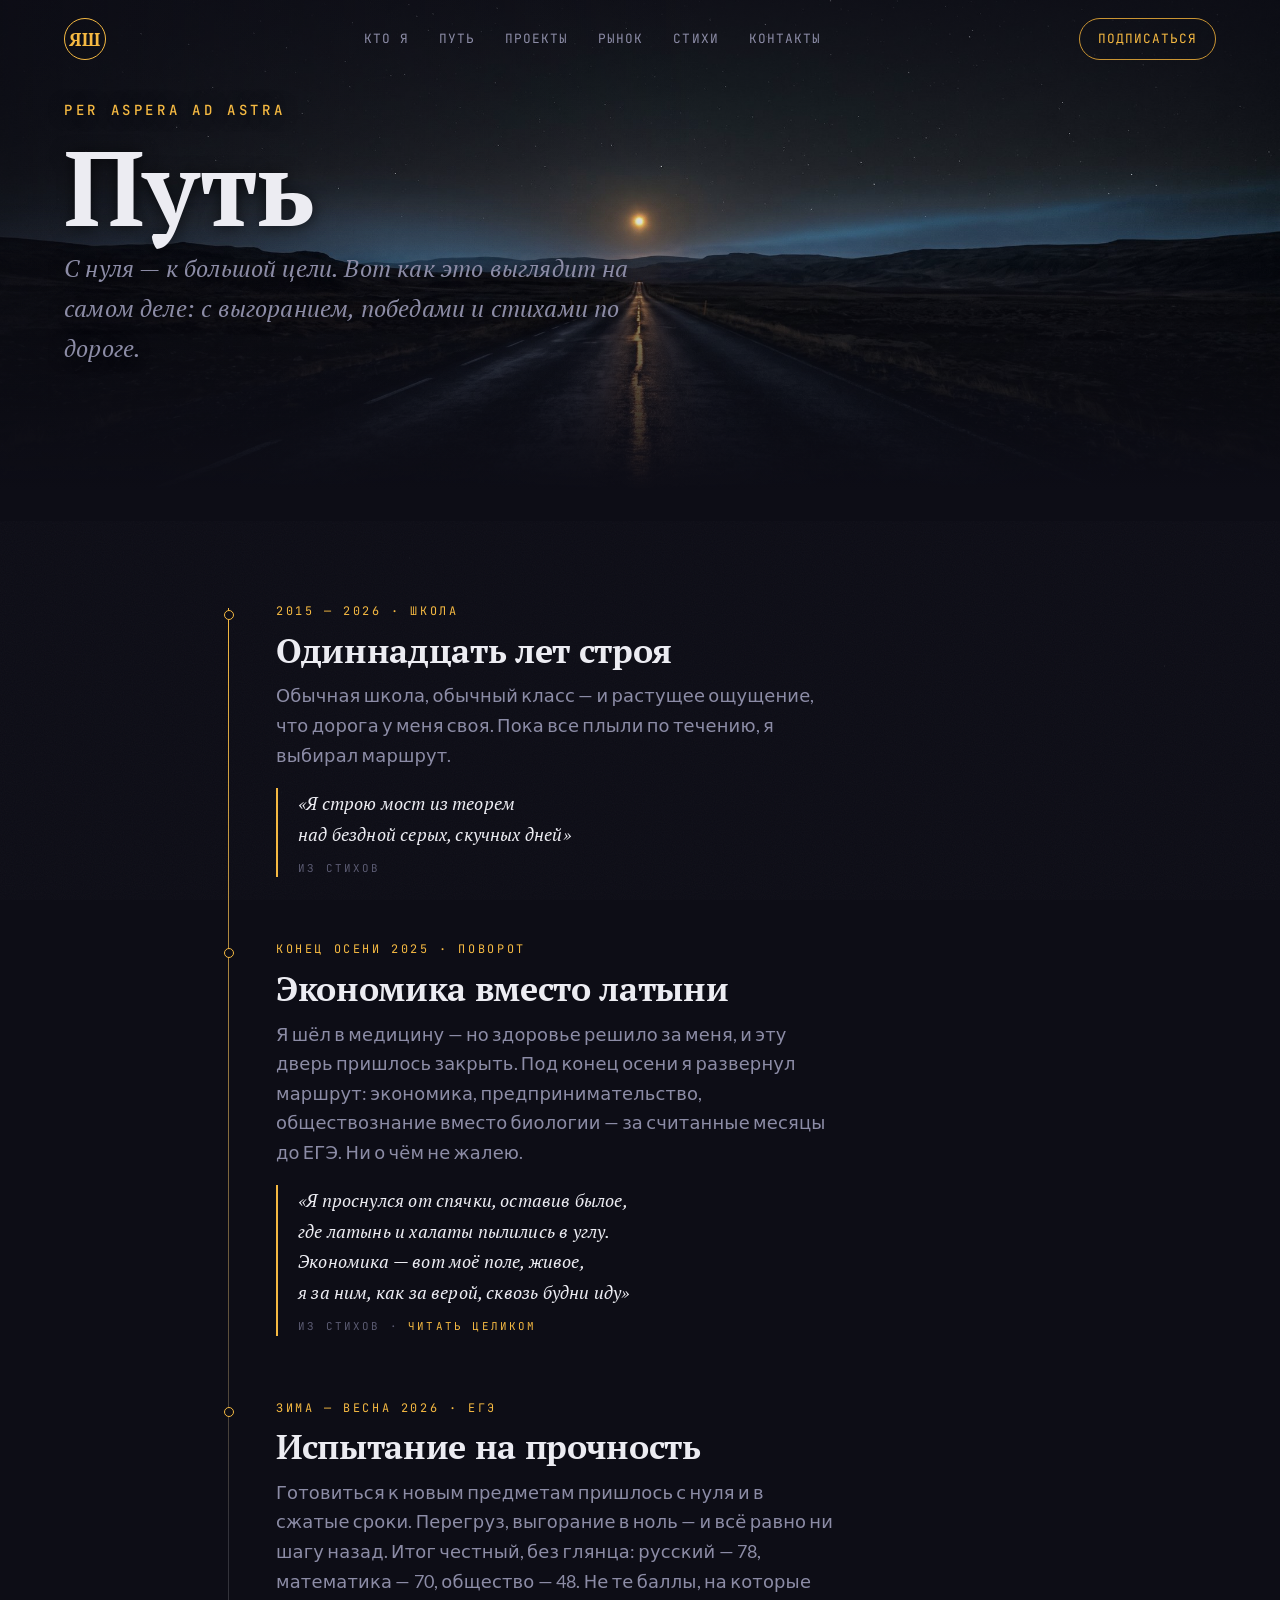
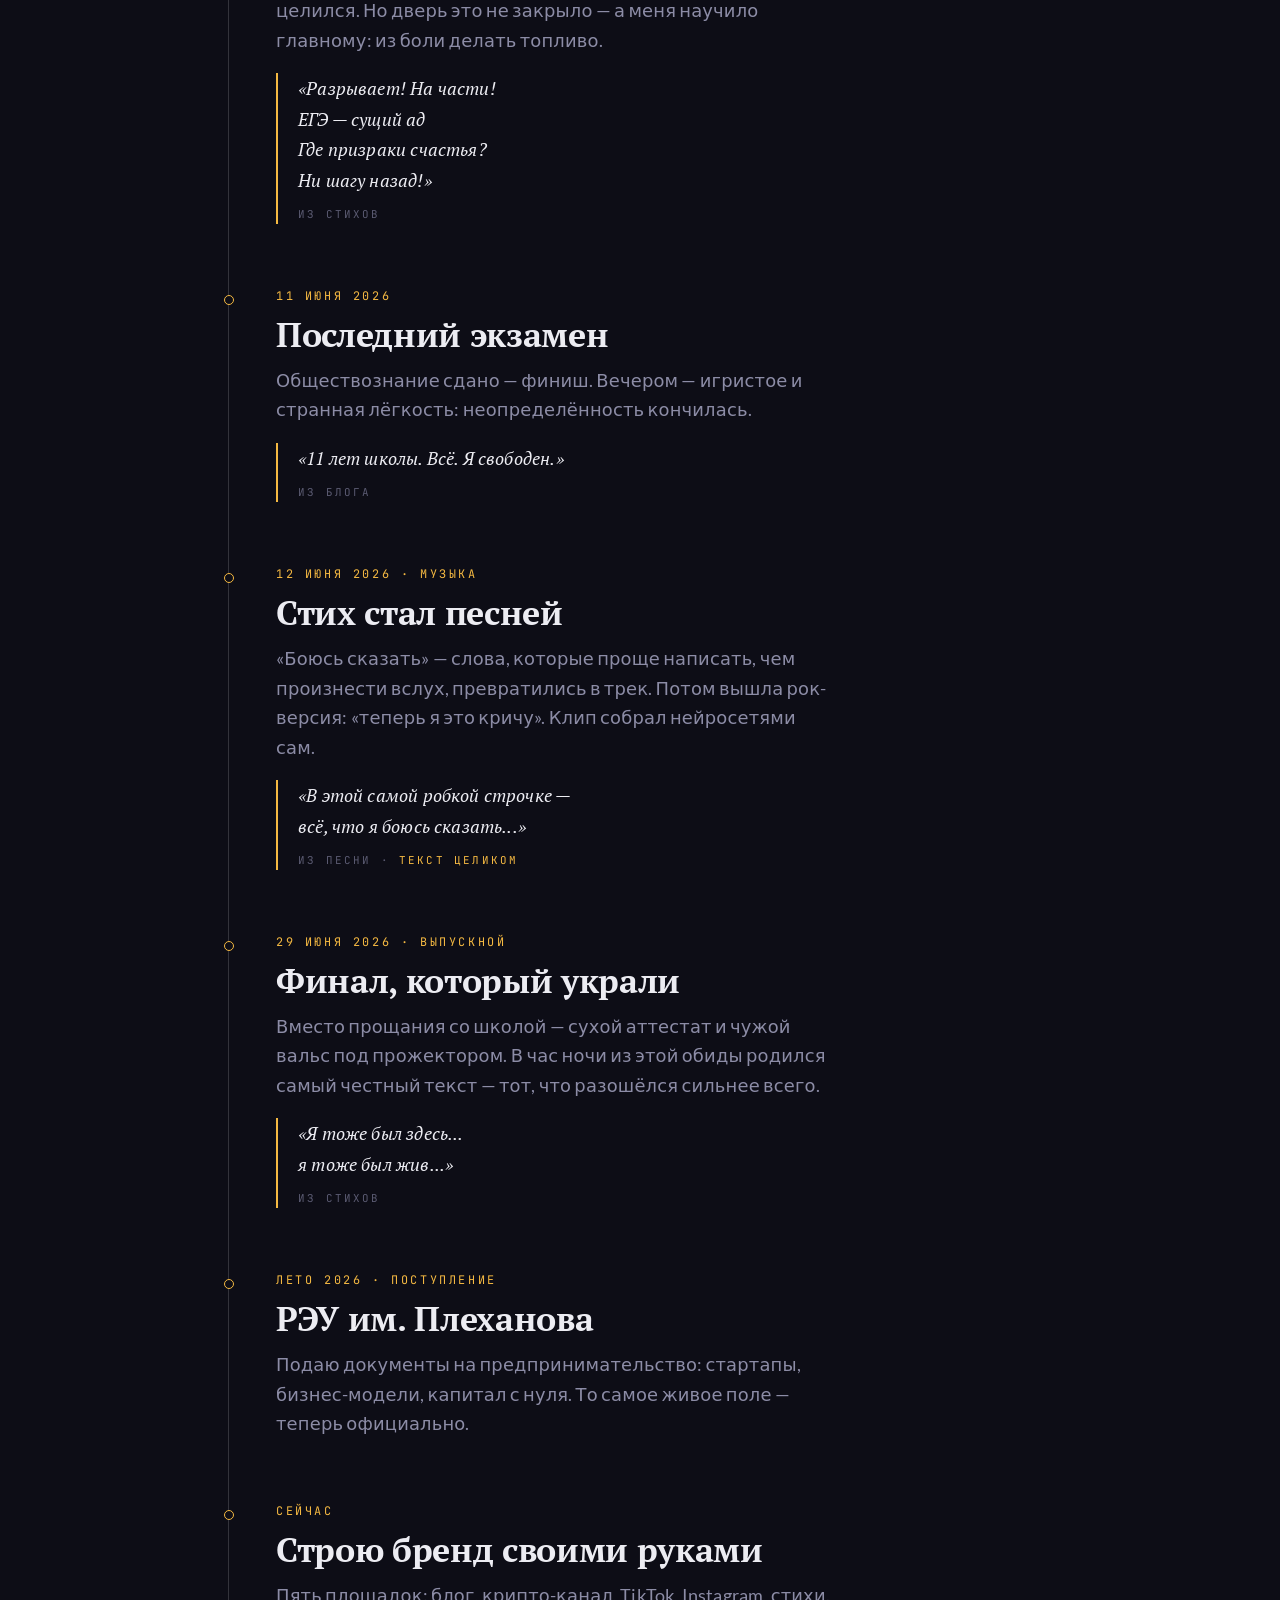
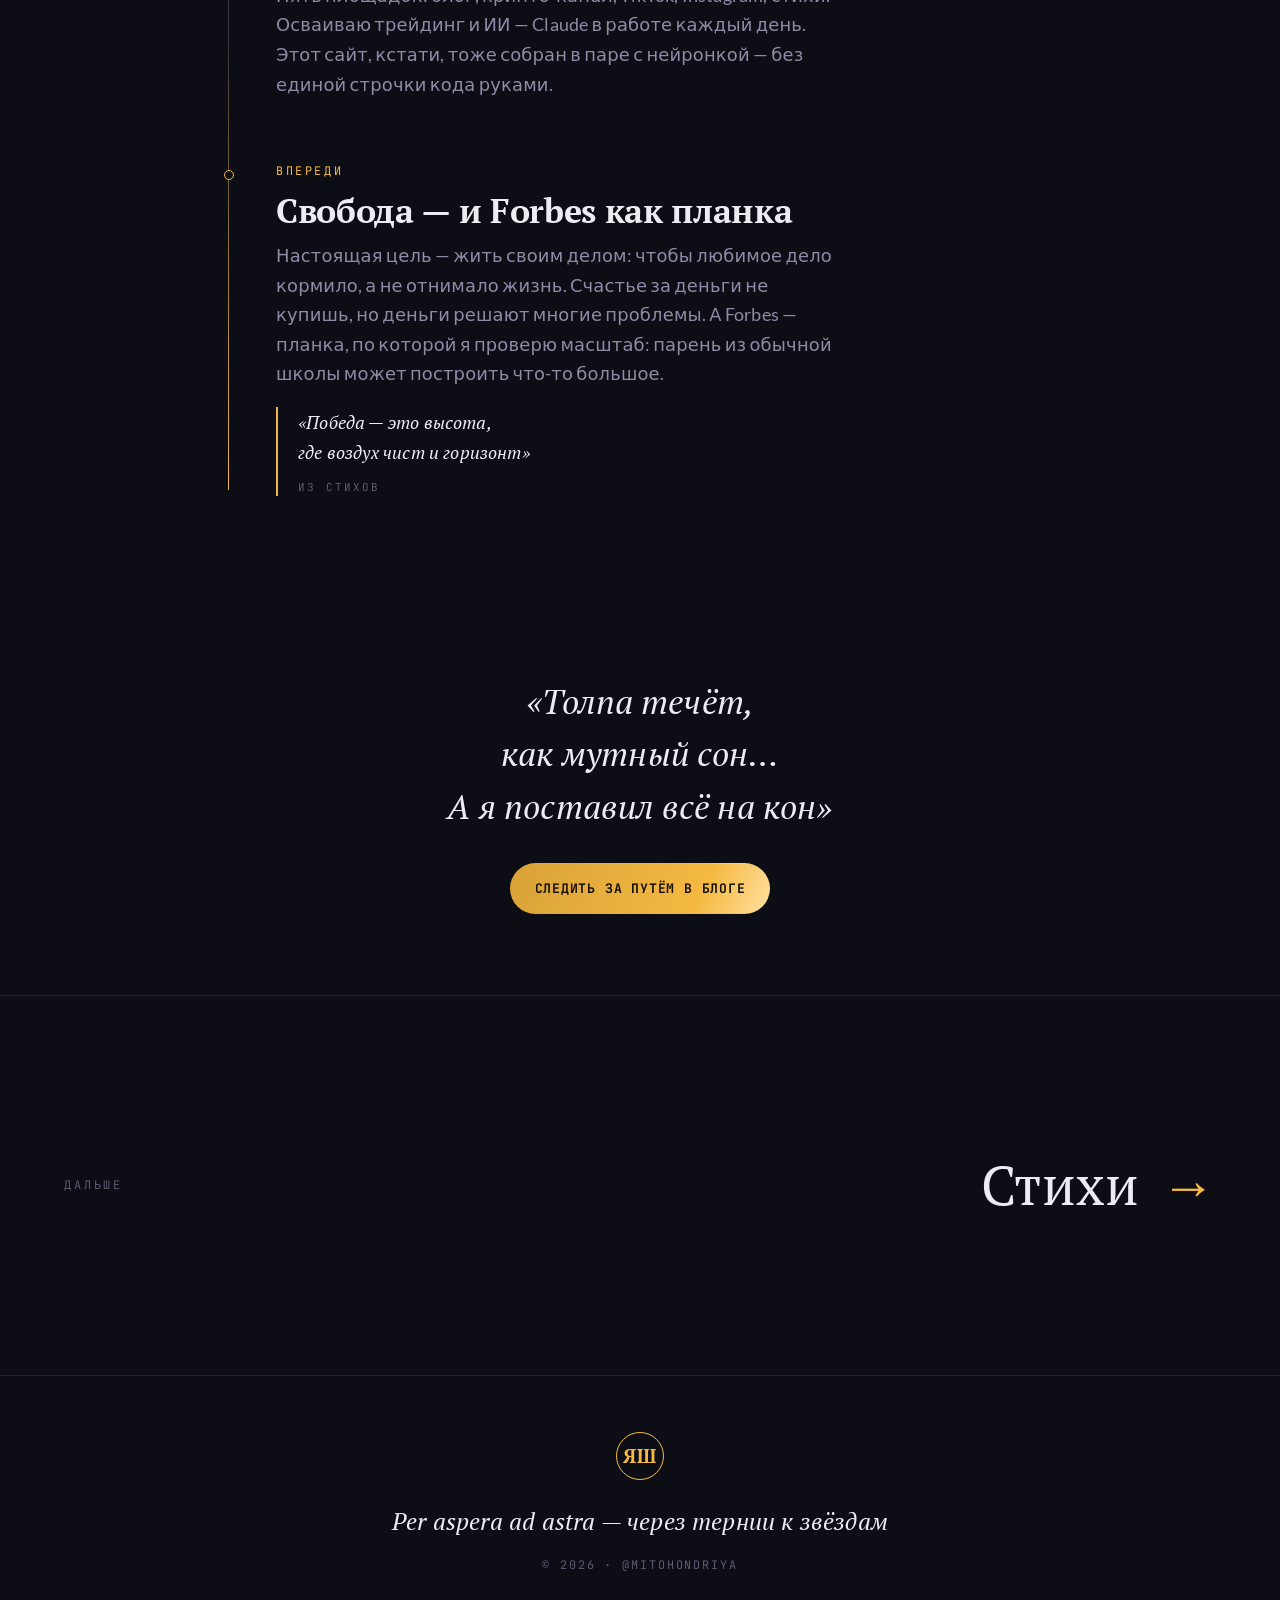
<file: put.html>
<!DOCTYPE html>
<html lang="ru">
<head>
<meta charset="utf-8">
<meta name="viewport" content="width=device-width, initial-scale=1">
<title>Путь — Ярослав Шапорев</title>
<meta name="description" content="Путь Ярослава Шапорева: школа, ЕГЭ, песня, поступление, площадки — с нуля к большой цели. Честно, без глянца.">
<meta name="theme-color" content="#0D0D16">
<link rel="stylesheet" href="assets/fonts.css">
<link rel="stylesheet" href="assets/style.css">
</head>
<body>
<div class="stars" aria-hidden="true"></div>
<div class="grain" aria-hidden="true"></div>

<header class="nav">
  <a href="index.html" class="nav__mono" aria-label="Ярослав Шапорев — на главную">ЯШ</a>
  <nav class="nav__links" aria-label="Разделы">
    <a href="index.html#about">Кто я</a>
    <a href="put.html" aria-current="page">Путь</a>
    <a href="proekty.html">Проекты</a>
    <a href="index.html#market">Рынок</a>
    <a href="stihi.html">Стихи</a>
    <a href="index.html#contact">Контакты</a>
  </nav>
  <a href="https://t.me/mitohondriya" class="nav__cta" target="_blank" rel="noopener">Подписаться</a>
</header>

<main>

  <section class="page-hero page-hero--path" aria-label="Путь">
    <div class="page-hero__bg" aria-hidden="true"></div>
    <div class="wrap page-hero__inner">
      <p class="eyebrow" data-reveal>Per aspera ad astra</p>
      <h1 data-reveal>Путь</h1>
      <p class="page-hero__line" data-reveal>С нуля — к большой цели. Вот как это выглядит на самом деле: с выгоранием, победами и стихами по дороге.</p>
    </div>
  </section>

  <section class="wrap" style="padding-top:clamp(56px,9vh,110px)">
    <div class="timeline">

      <div class="tl" data-reveal>
        <p class="tl__date">2015 — 2026 · школа</p>
        <h2 class="tl__title">Одиннадцать лет строя</h2>
        <p class="tl__text">Обычная школа, обычный класс — и растущее ощущение, что дорога у меня своя. Пока все плыли по течению, я выбирал маршрут.</p>
        <blockquote class="tl__verse">«Я строю мост из теорем<br>над бездной серых, скучных дней»<span>из стихов</span></blockquote>
      </div>

      <div class="tl" data-reveal>
        <p class="tl__date">Конец осени 2025 · поворот</p>
        <h2 class="tl__title">Экономика вместо латыни</h2>
        <p class="tl__text">Я шёл в медицину — но здоровье решило за меня, и эту дверь пришлось закрыть. Под конец осени я развернул маршрут: экономика, предпринимательство, обществознание вместо биологии — за считанные месяцы до ЕГЭ. Ни о чём не жалею.</p>
        <blockquote class="tl__verse">«Я проснулся от спячки, оставив былое,<br>где латынь и халаты пылились в углу.<br>Экономика — вот моё поле, живое,<br>я за ним, как за верой, сквозь будни иду»<span>из стихов · <a href="stihi.html" style="color:var(--gold)">читать целиком</a></span></blockquote>
      </div>

      <div class="tl" data-reveal>
        <p class="tl__date">Зима — весна 2026 · ЕГЭ</p>
        <h2 class="tl__title">Испытание на прочность</h2>
        <p class="tl__text">Готовиться к новым предметам пришлось с нуля и в сжатые сроки. Перегруз, выгорание в ноль — и всё равно ни шагу назад. Итог честный, без глянца: русский — 78, математика — 70, общество — 48. Не те баллы, на которые целился. Но дверь это не закрыло — а меня научило главному: из боли делать топливо.</p>
        <blockquote class="tl__verse">«Разрывает! На части!<br>ЕГЭ — сущий ад<br>Где призраки счастья?<br>Ни шагу назад!»<span>из стихов</span></blockquote>
      </div>

      <div class="tl" data-reveal>
        <p class="tl__date">11 июня 2026</p>
        <h2 class="tl__title">Последний экзамен</h2>
        <p class="tl__text">Обществознание сдано — финиш. Вечером — игристое и странная лёгкость: неопределённость кончилась.</p>
        <blockquote class="tl__verse">«11 лет школы. Всё. Я свободен.»<span>из блога</span></blockquote>
      </div>

      <div class="tl" data-reveal>
        <p class="tl__date">12 июня 2026 · музыка</p>
        <h2 class="tl__title">Стих стал песней</h2>
        <p class="tl__text">«Боюсь сказать» — слова, которые проще написать, чем произнести вслух, превратились в трек. Потом вышла рок-версия: «теперь я это кричу». Клип собрал нейросетями сам.</p>
        <blockquote class="tl__verse">«В этой самой робкой строчке —<br>всё, что я боюсь сказать...»<span>из песни · <a href="stihi.html" style="color:var(--gold)">текст целиком</a></span></blockquote>
      </div>

      <div class="tl" data-reveal>
        <p class="tl__date">29 июня 2026 · выпускной</p>
        <h2 class="tl__title">Финал, который украли</h2>
        <p class="tl__text">Вместо прощания со школой — сухой аттестат и чужой вальс под прожектором. В час ночи из этой обиды родился самый честный текст — тот, что разошёлся сильнее всего.</p>
        <blockquote class="tl__verse">«Я тоже был здесь...<br>я тоже был жив...»<span>из стихов</span></blockquote>
      </div>

      <div class="tl" data-reveal>
        <p class="tl__date">Лето 2026 · поступление</p>
        <h2 class="tl__title">РЭУ им. Плеханова</h2>
        <p class="tl__text">Подаю документы на предпринимательство: стартапы, бизнес-модели, капитал с нуля. То самое живое поле — теперь официально.</p>
      </div>

      <div class="tl" data-reveal>
        <p class="tl__date">Сейчас</p>
        <h2 class="tl__title">Строю бренд своими руками</h2>
        <p class="tl__text">Пять площадок: блог, крипто-канал, TikTok, Instagram, стихи. Осваиваю трейдинг и ИИ — Claude в работе каждый день. Этот сайт, кстати, тоже собран в паре с нейронкой — без единой строчки кода руками.</p>
      </div>

      <div class="tl" data-reveal>
        <p class="tl__date">Впереди</p>
        <h2 class="tl__title">Свобода — и Forbes как планка</h2>
        <p class="tl__text">Настоящая цель — жить своим делом: чтобы любимое дело кормило, а не отнимало жизнь. Счастье за деньги не купишь, но деньги решают многие проблемы. А Forbes — планка, по которой я проверю масштаб: парень из обычной школы может построить что-то большое.</p>
        <blockquote class="tl__verse">«Победа — это высота,<br>где воздух чист и горизонт»<span>из стихов</span></blockquote>
      </div>

    </div>
  </section>

  <section class="page-cta wrap">
    <p class="interlude__stanza" data-reveal>«Толпа течёт, как мутный сон…<br>А я поставил всё на кон»</p>
    <a href="https://t.me/mitohondriya" class="btn btn--gold" target="_blank" rel="noopener" data-reveal style="margin-top:30px">Следить за путём в блоге</a>
  </section>

  <section class="wrap next-band">
    <a href="stihi.html">
      <span class="next-band__label">Дальше</span>
      <span class="next-band__title">Стихи <span class="arrow">→</span></span>
    </a>
  </section>

  <footer class="footer">
    <div class="footer__mono">ЯШ</div>
    <p class="footer__motto">Per aspera ad astra — через тернии к звёздам</p>
    <p class="footer__meta">© <span id="year">2026</span> · @mitohondriya</p>
  </footer>

</main>

<script src="assets/app.js"></script>
</body>
</html>
</file>
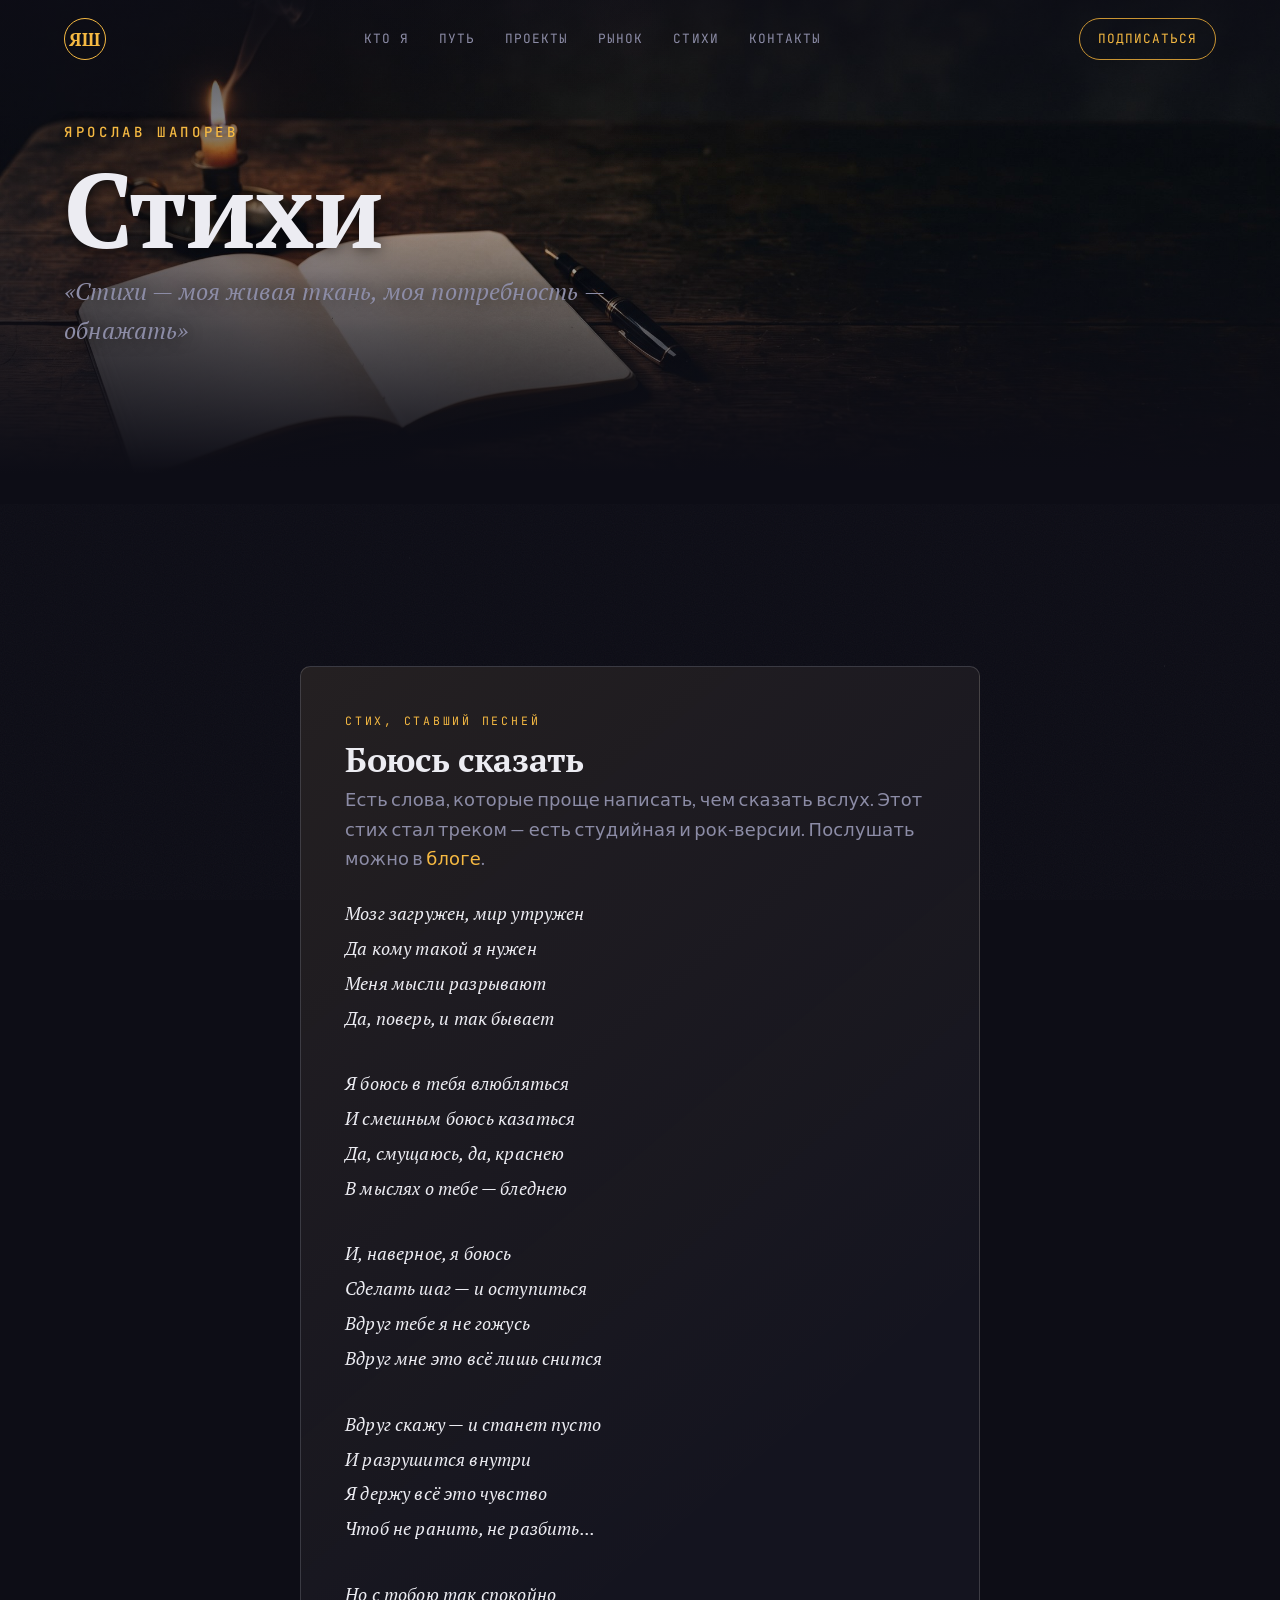
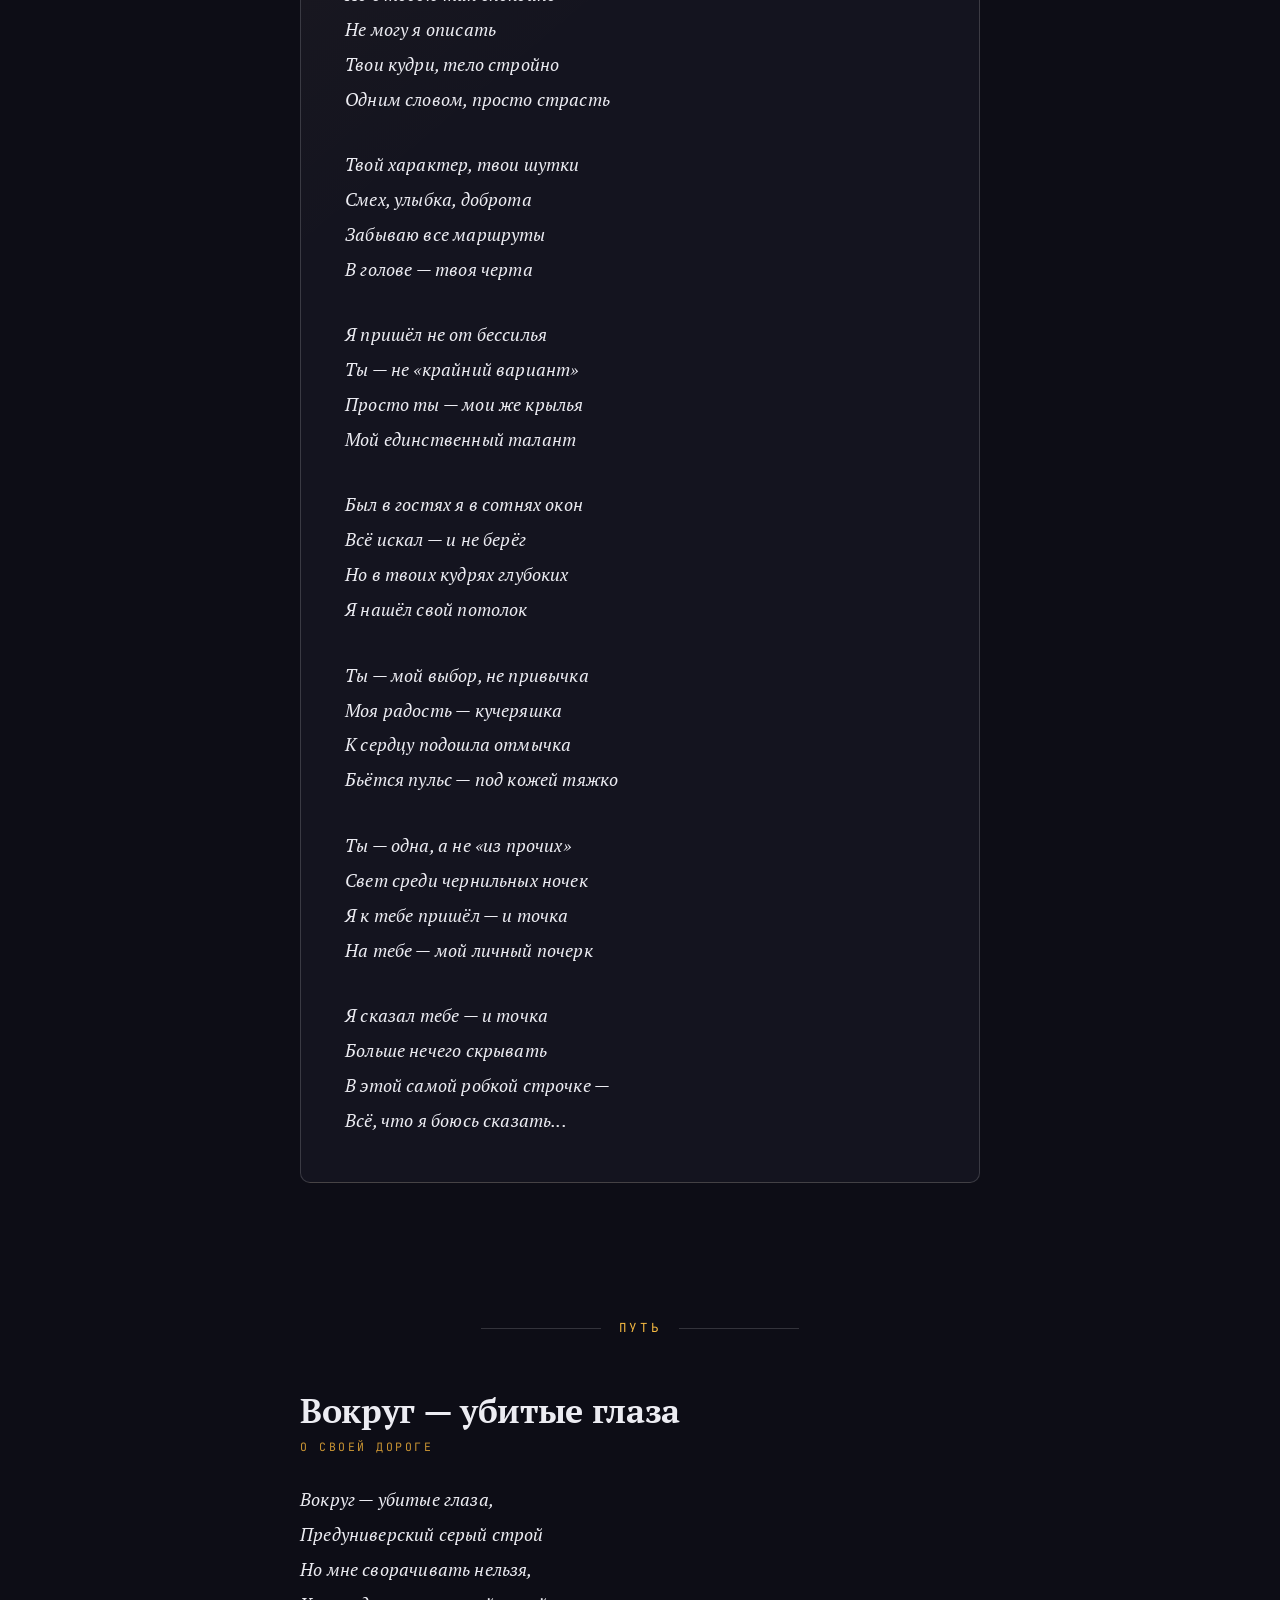
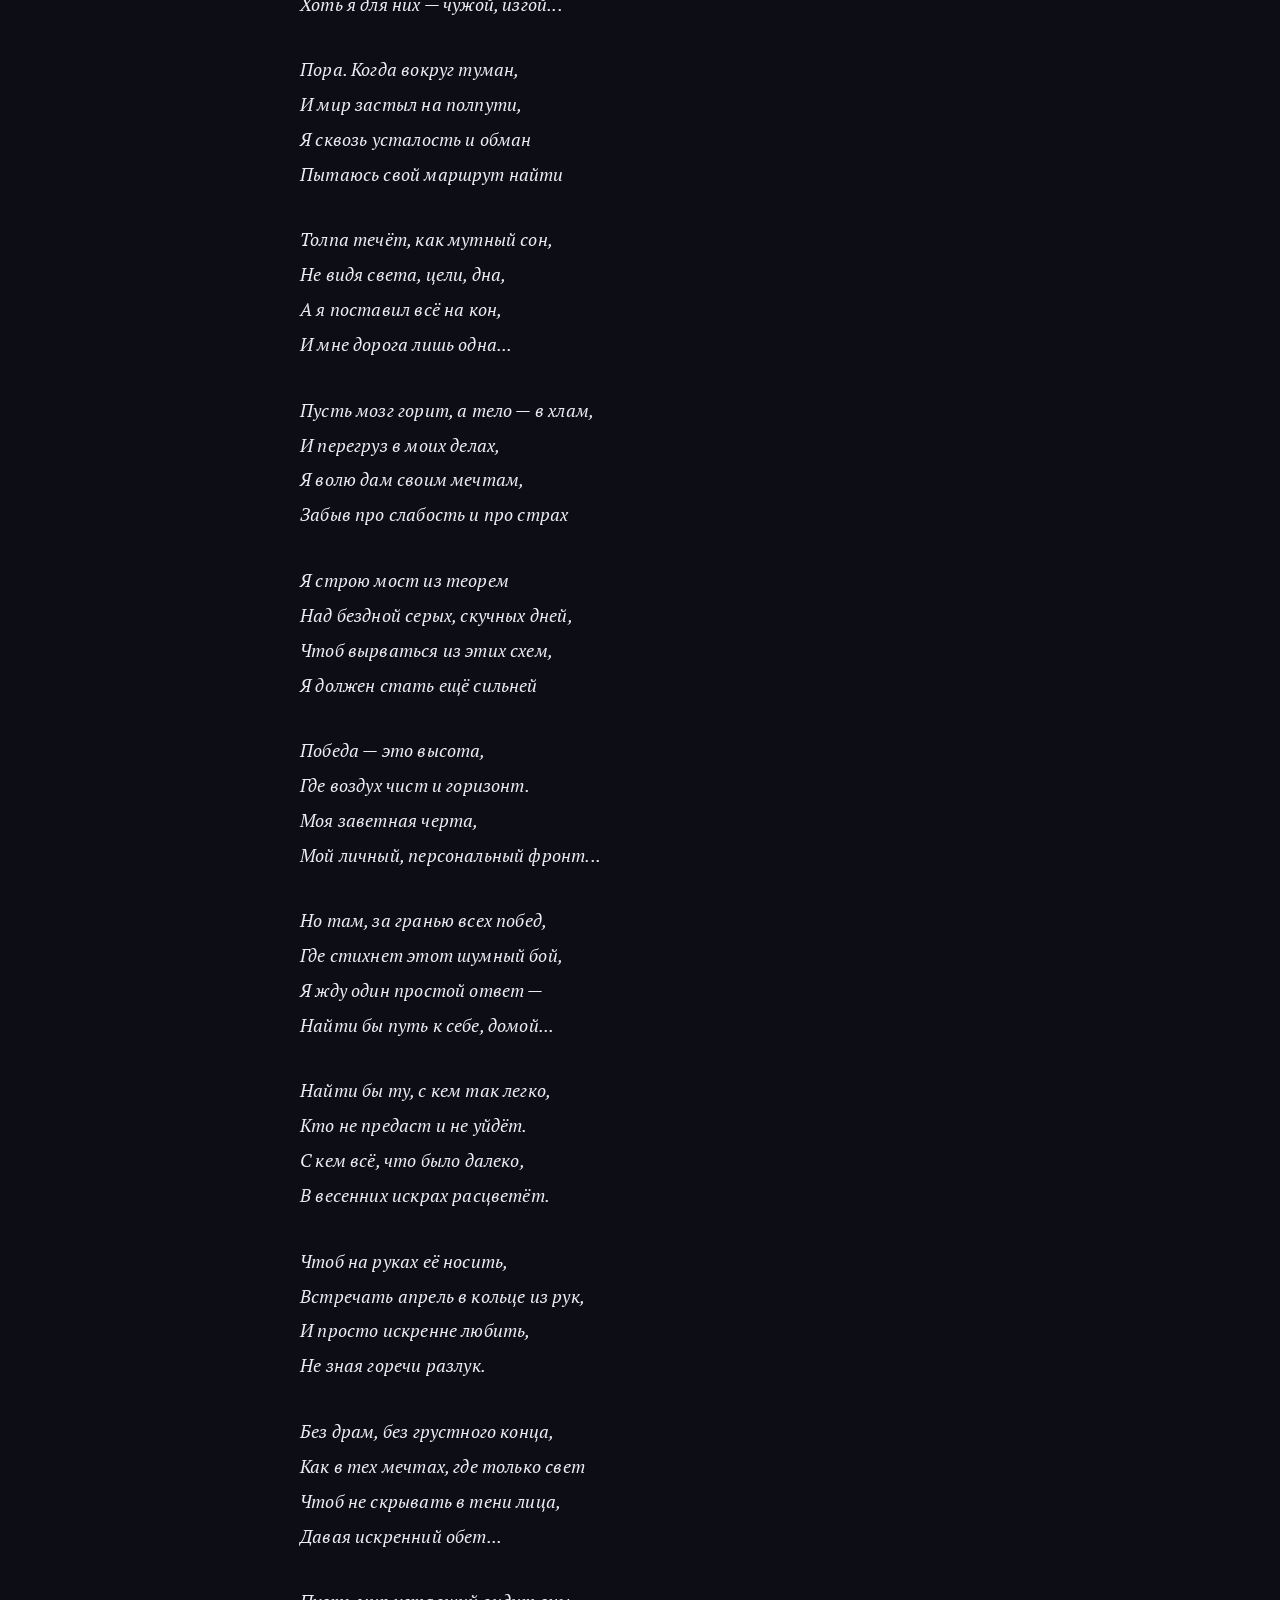
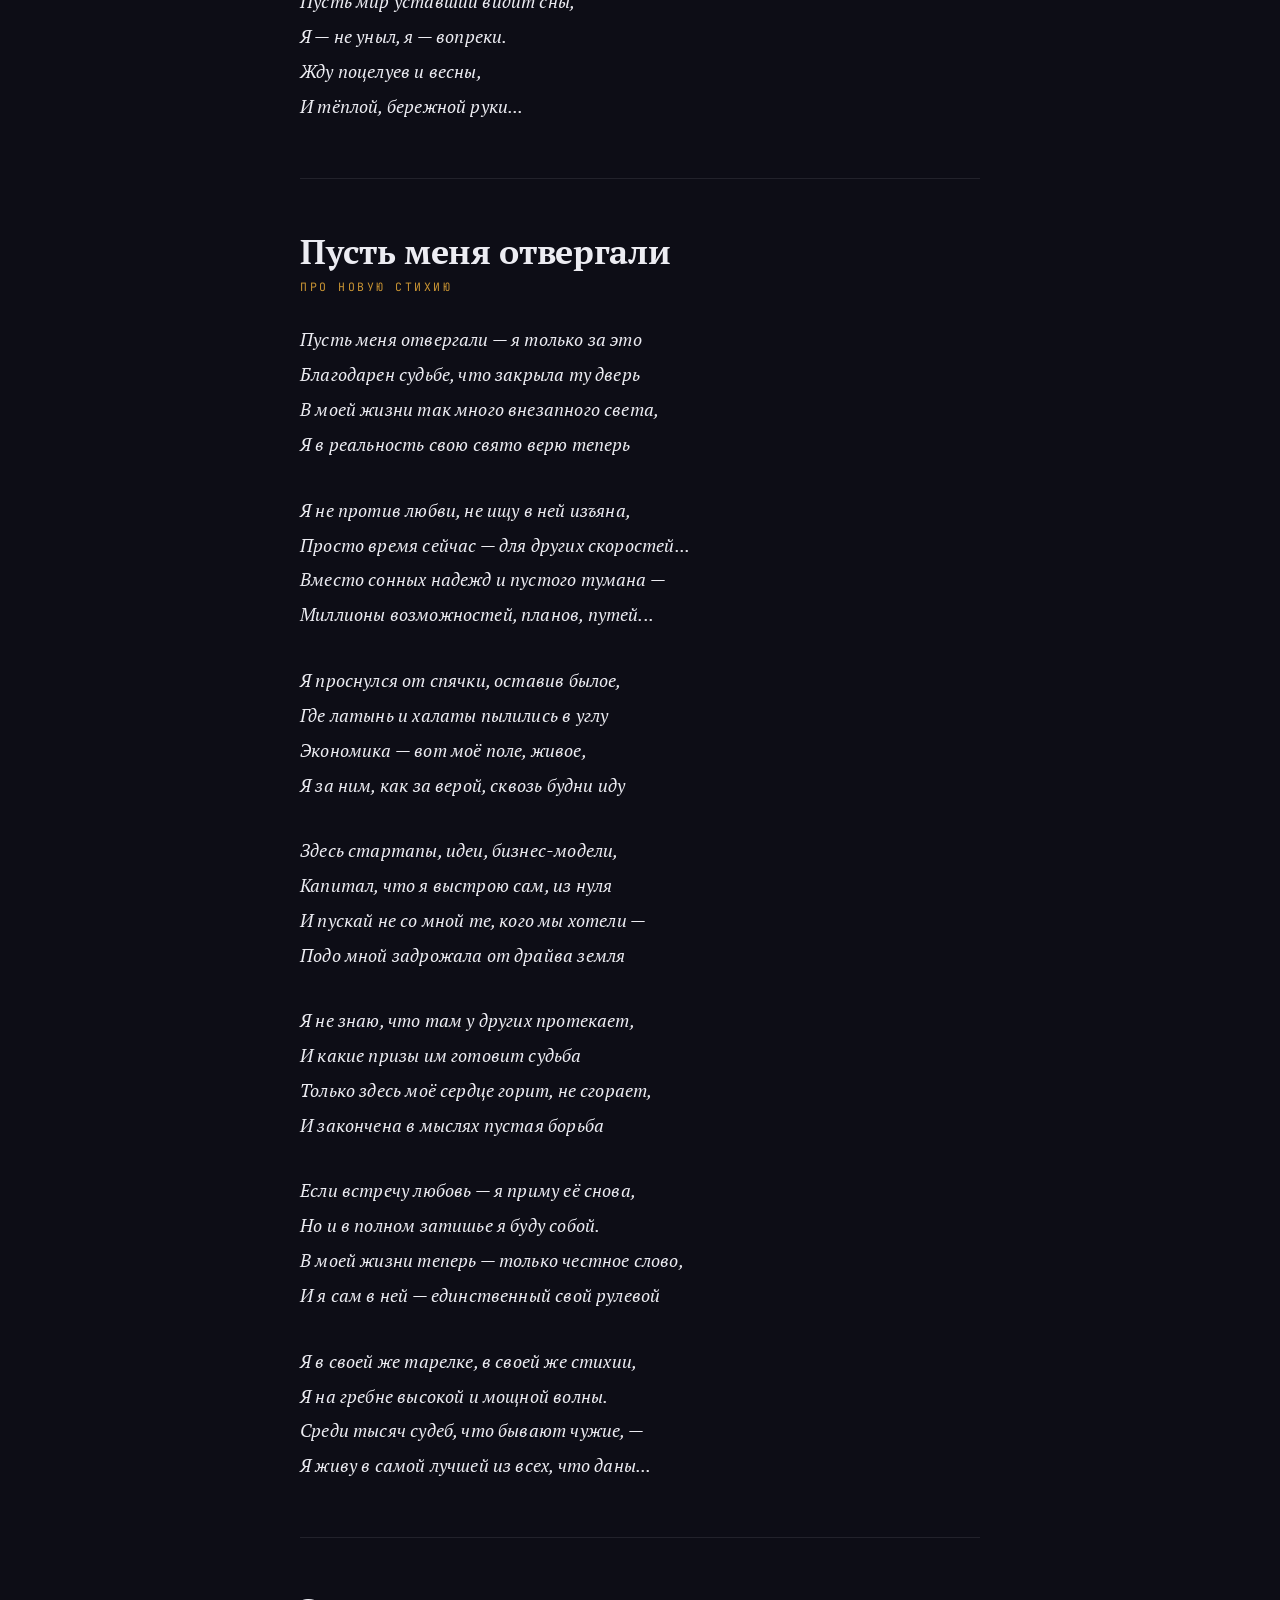
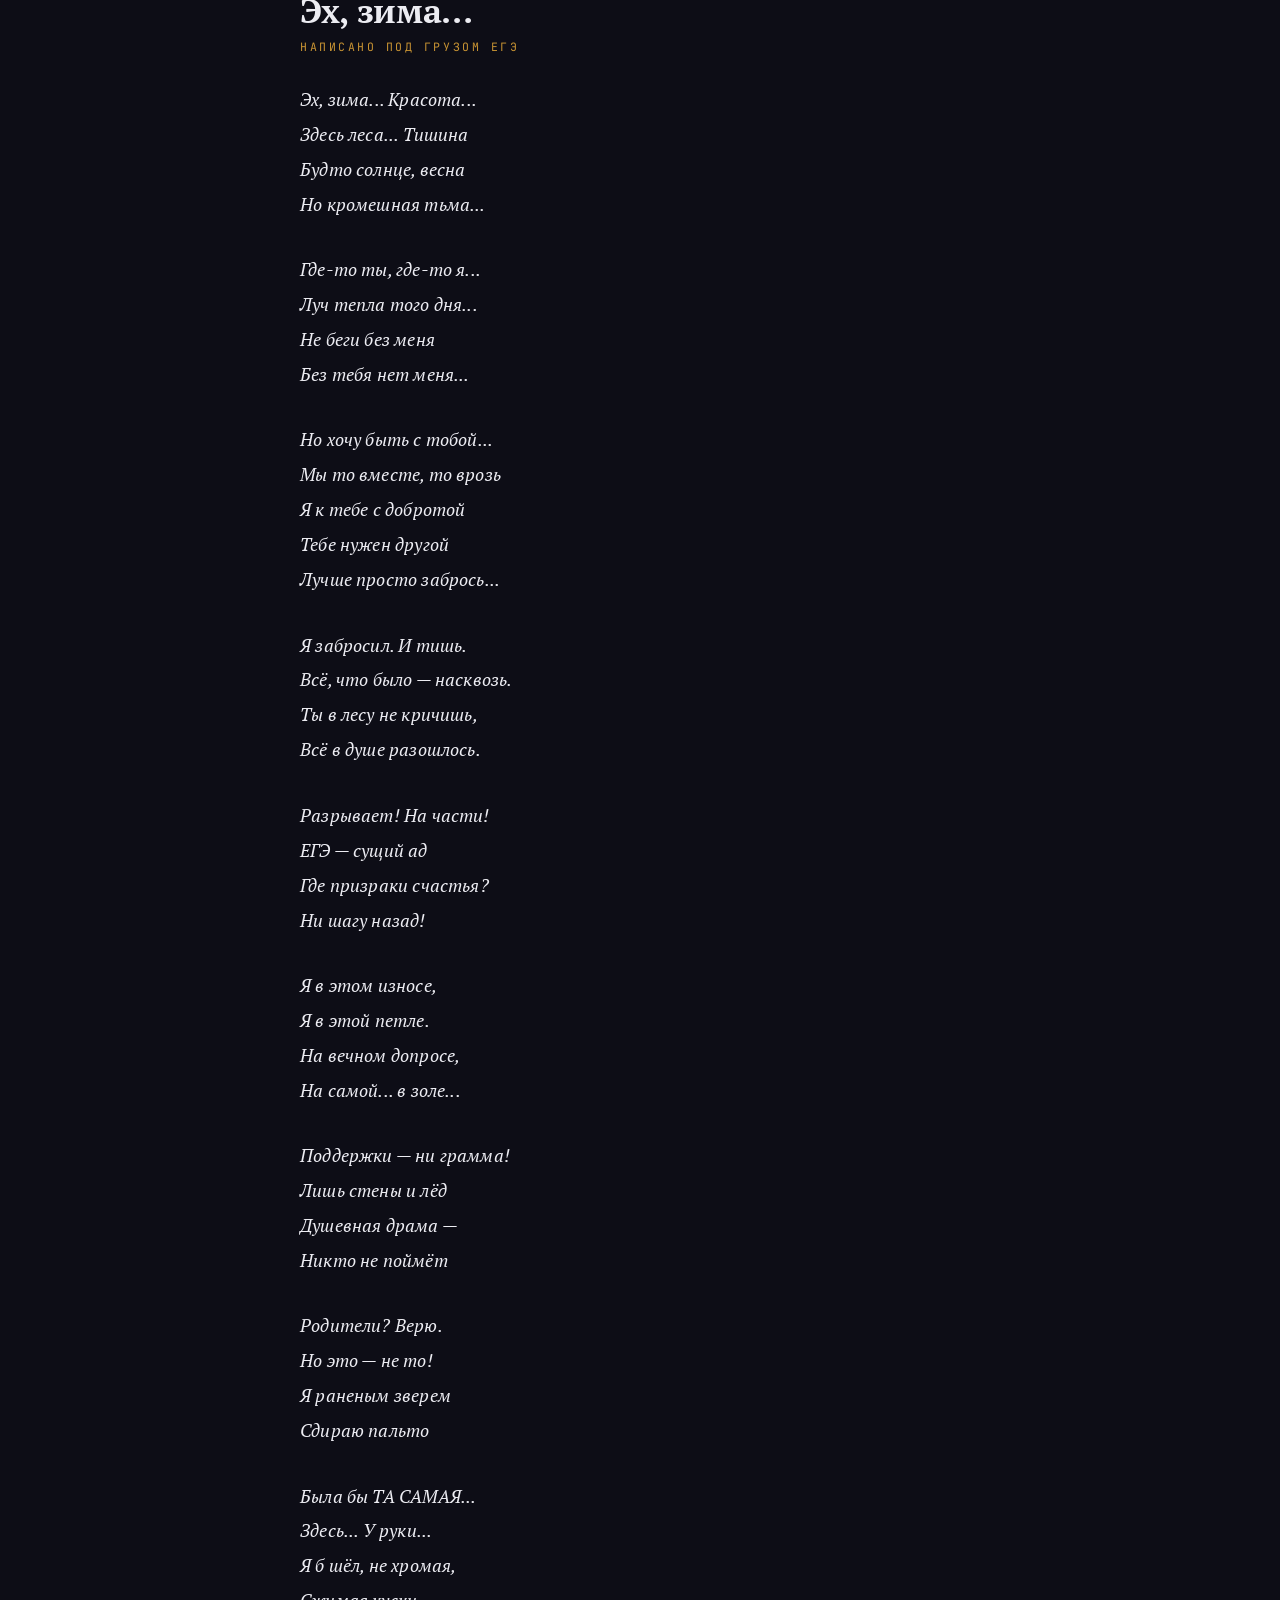
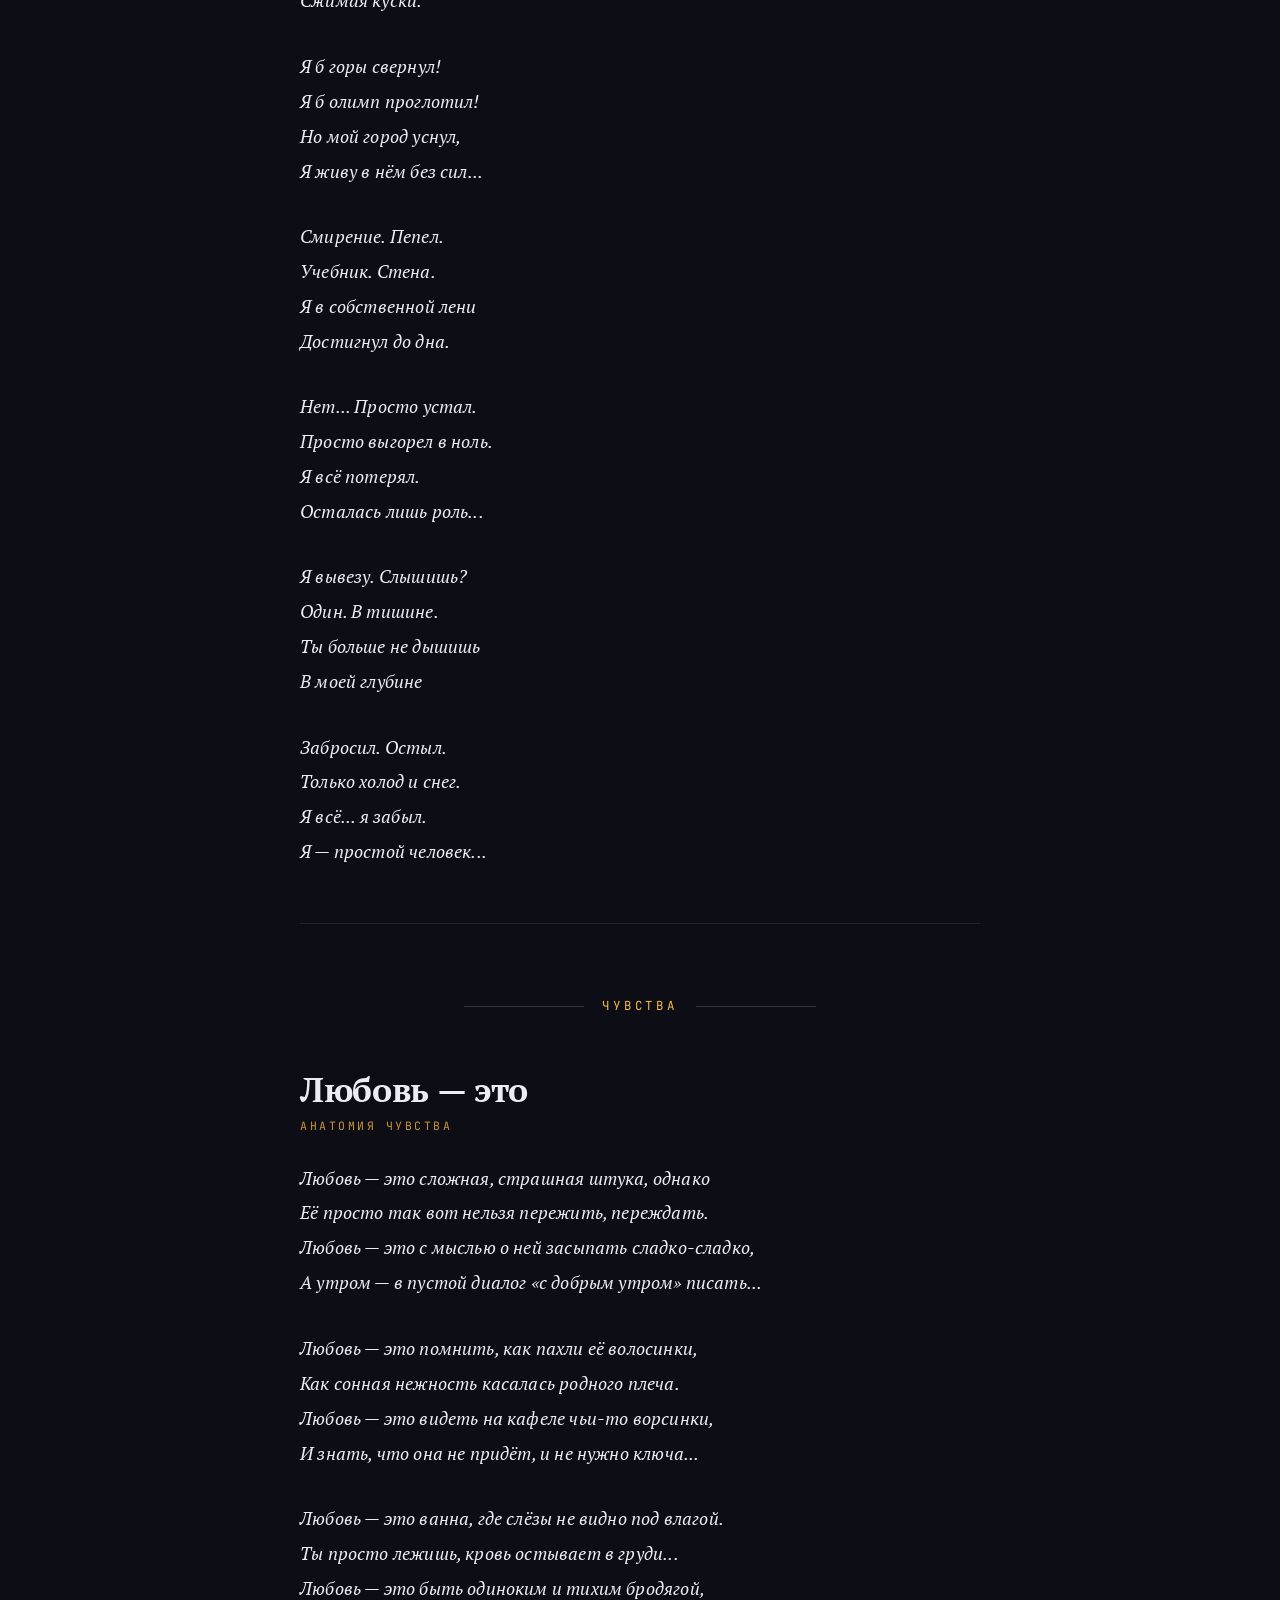
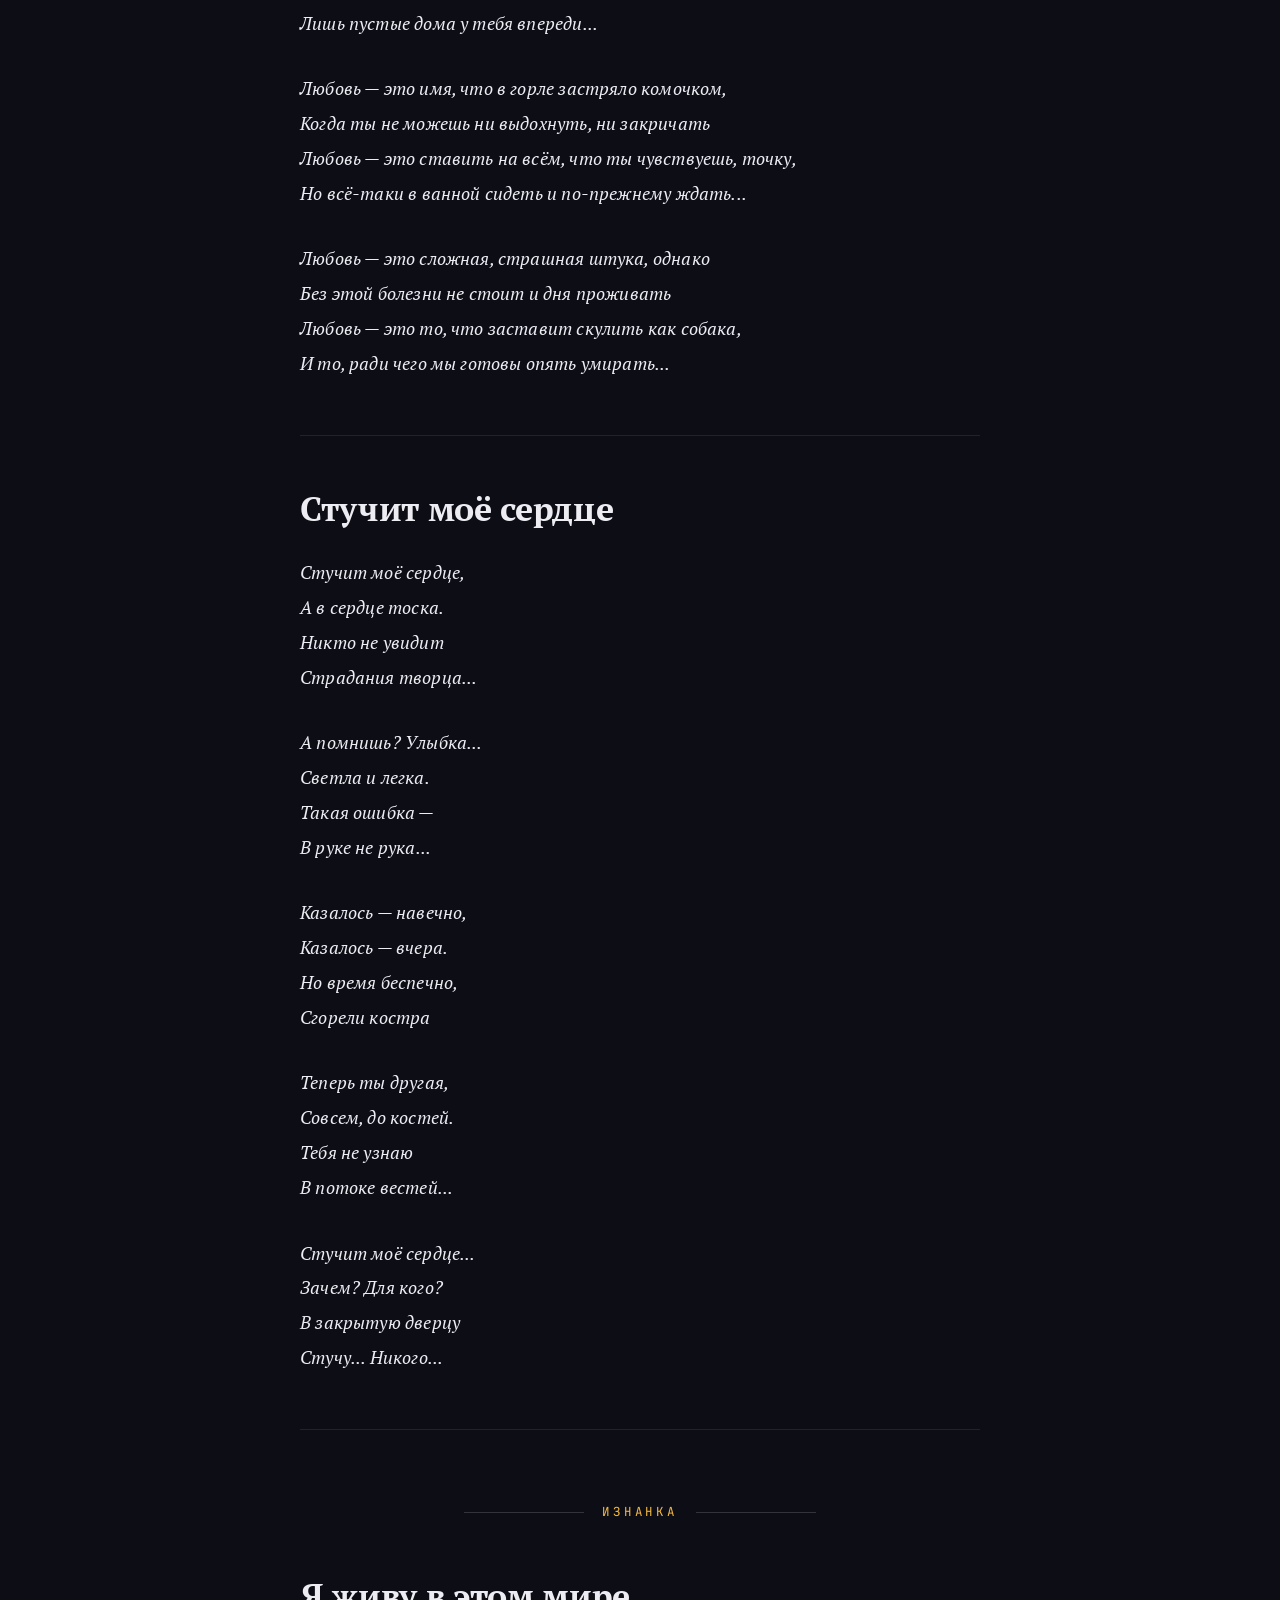
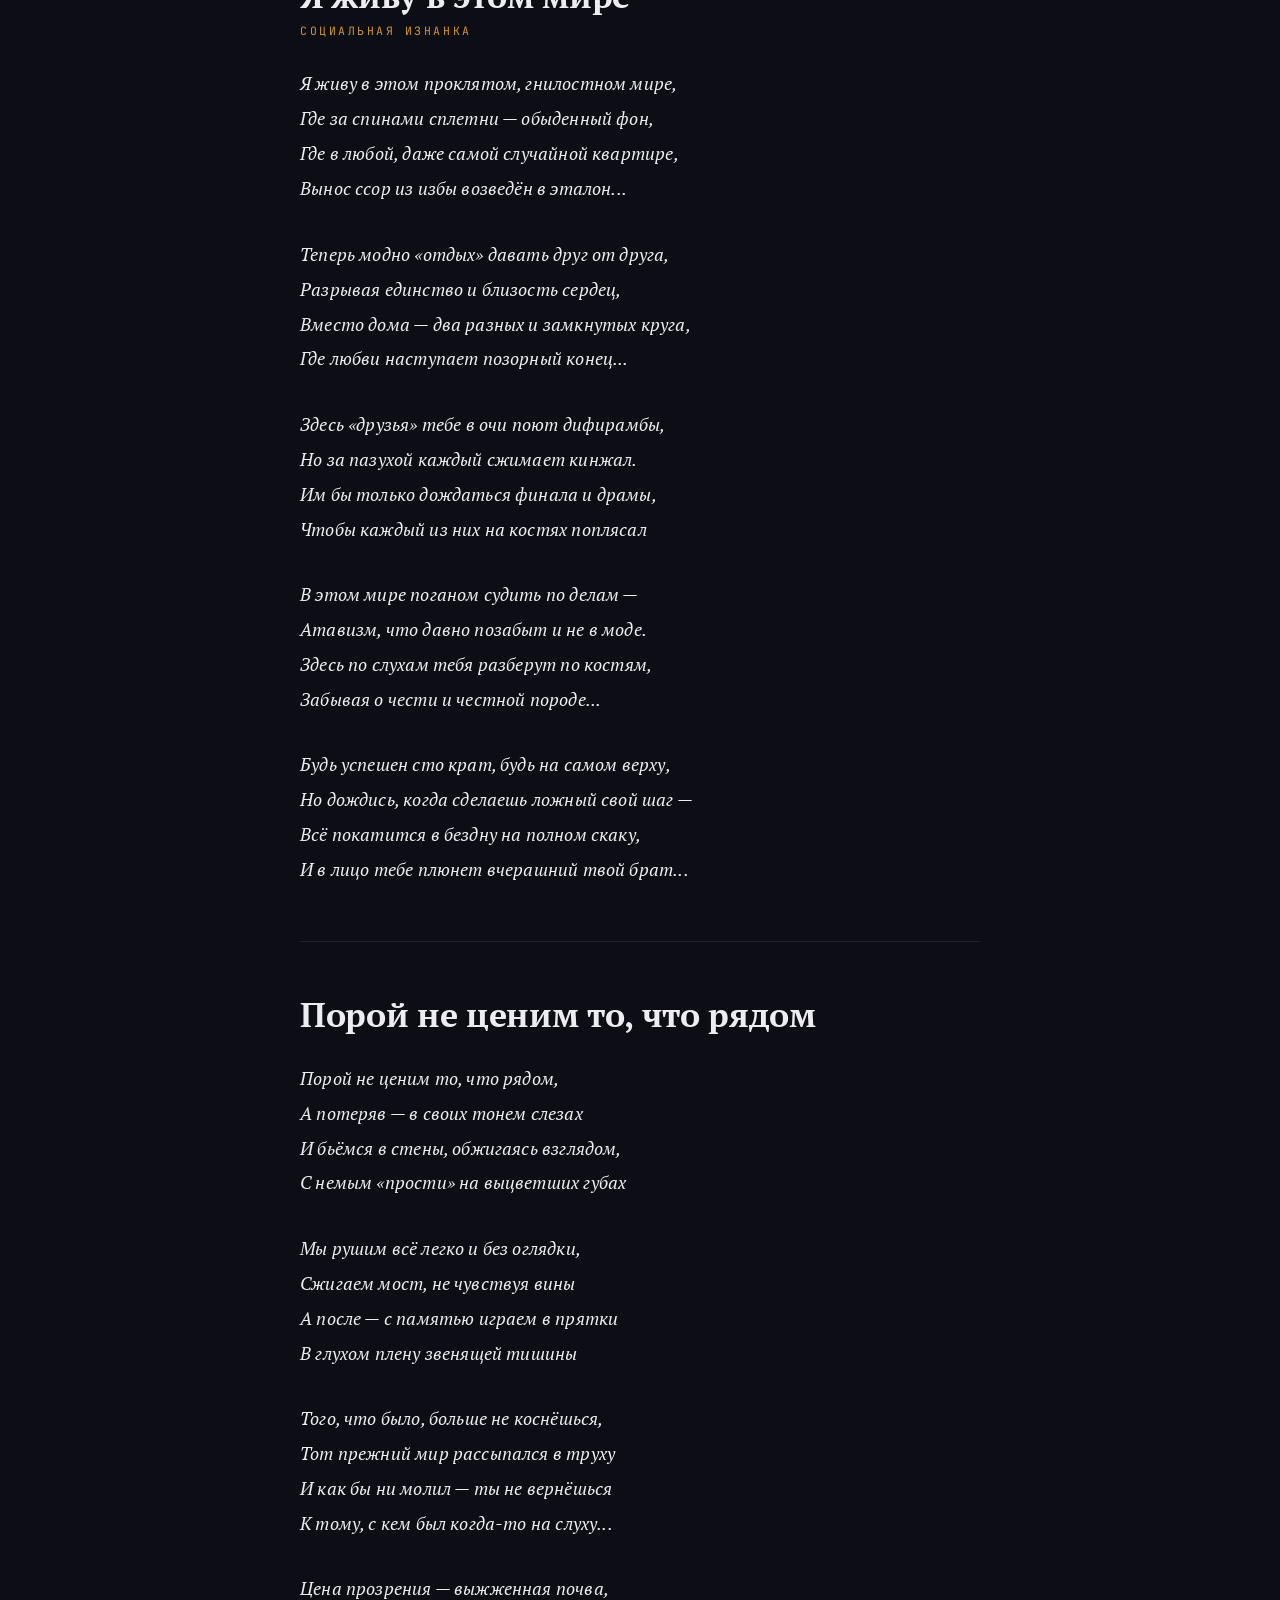
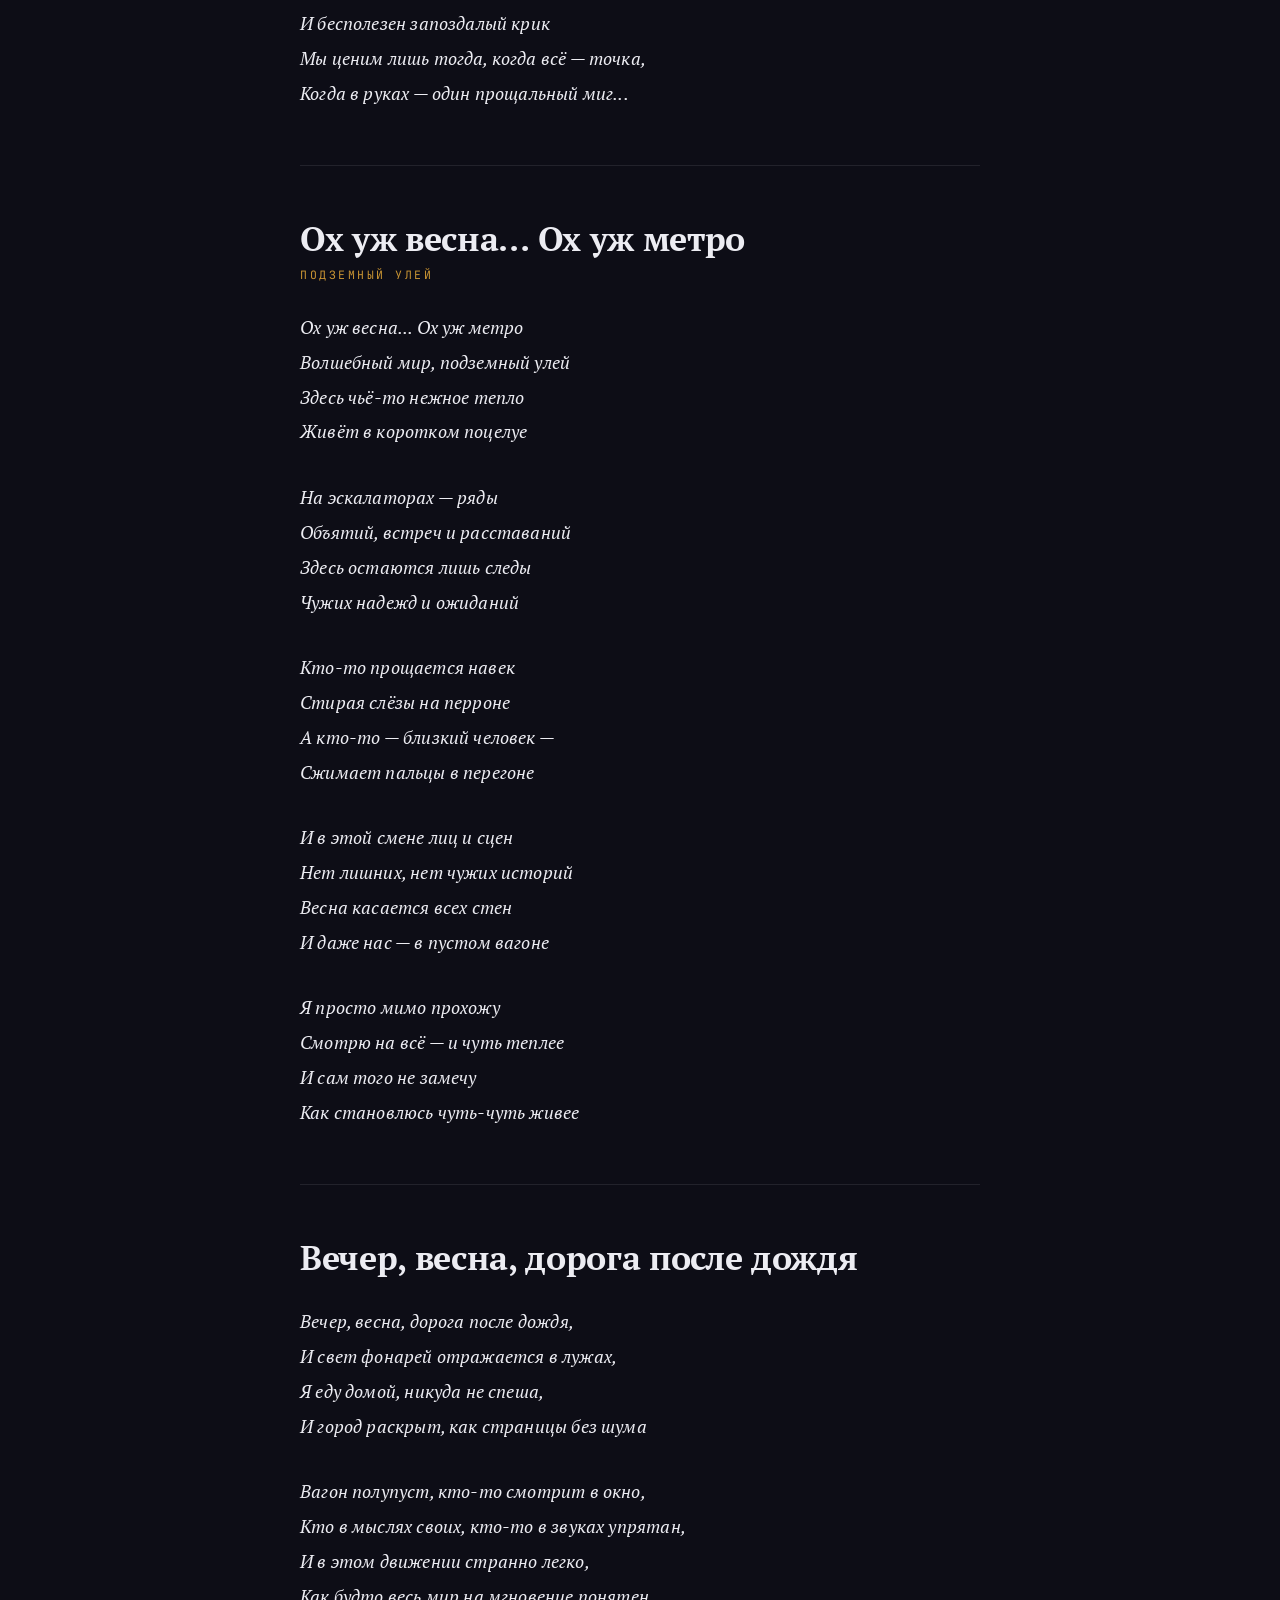
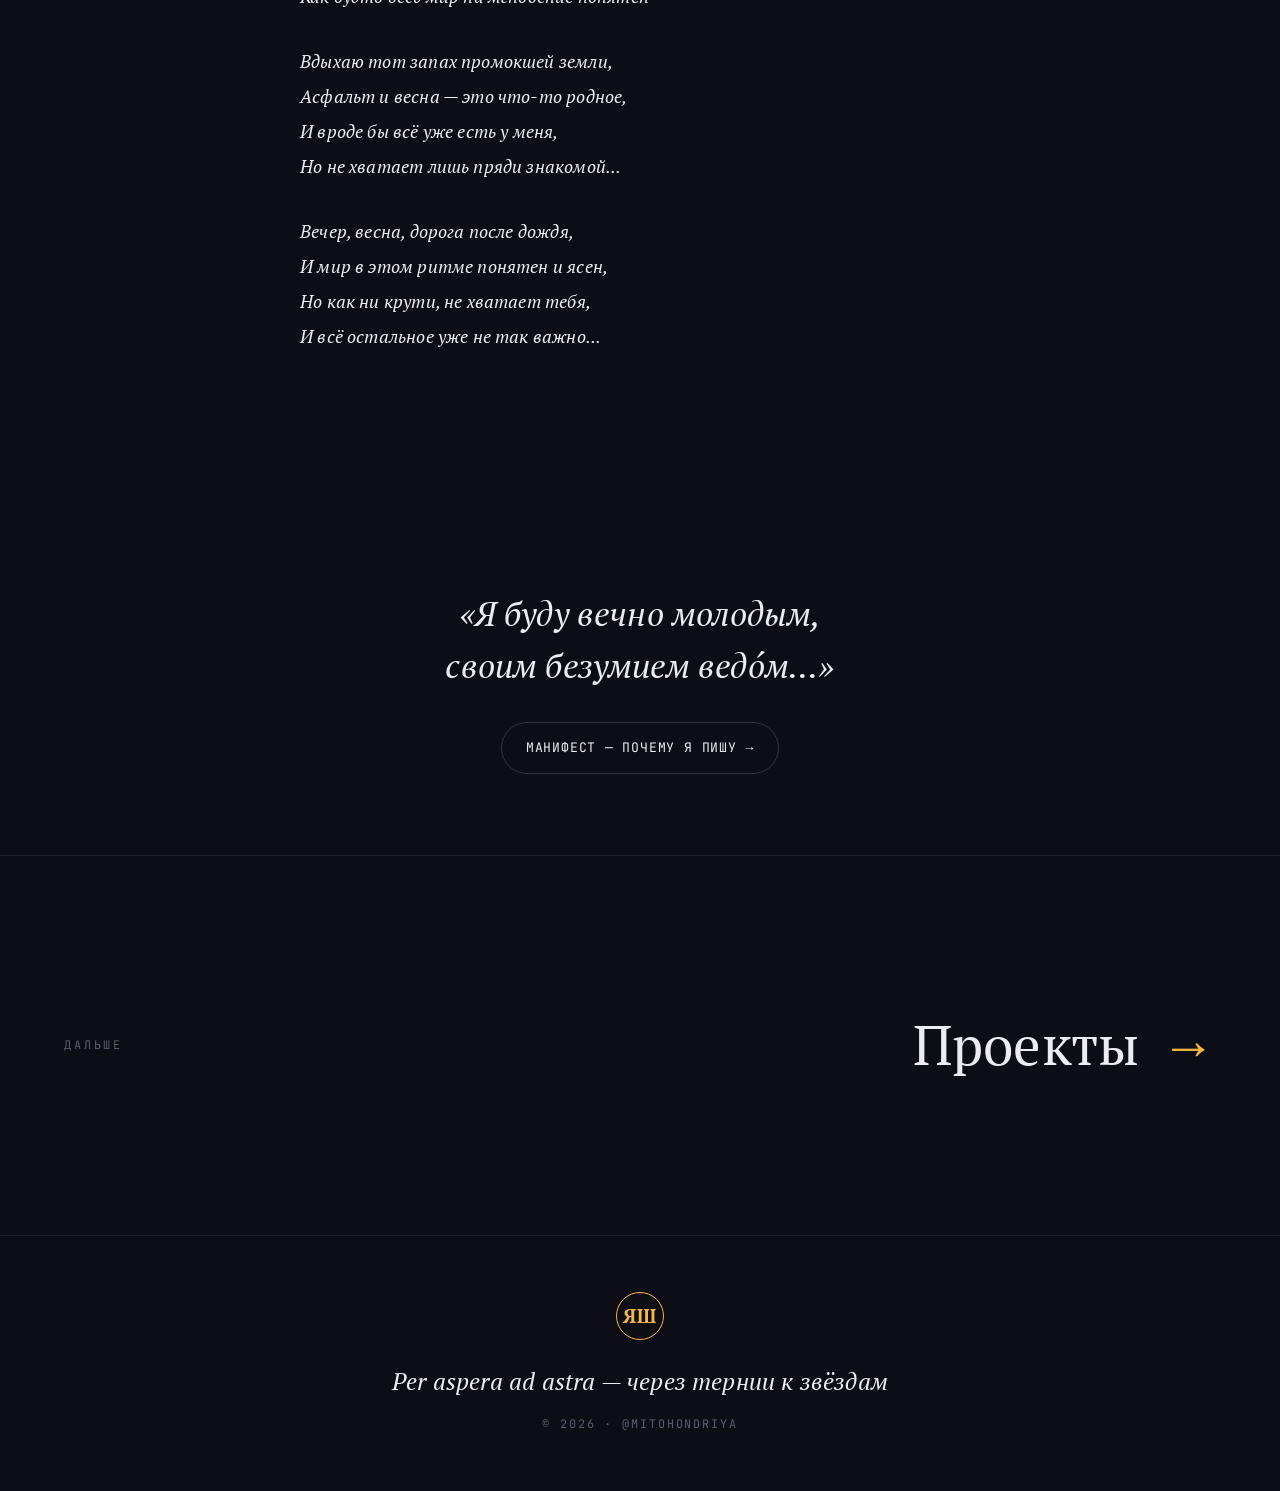
<file: stihi.html>
<!DOCTYPE html>
<html lang="ru">
<head>
<meta charset="utf-8">
<meta name="viewport" content="width=device-width, initial-scale=1">
<title>Стихи — Ярослав Шапорев</title>
<meta name="description" content="Стихи Ярослава Шапорева. Про путь, чувства и изнанку — честно, без глянца.">
<meta name="theme-color" content="#0D0D16">
<link rel="stylesheet" href="assets/fonts.css">
<link rel="stylesheet" href="assets/style.css">
</head>
<body>
<div class="stars" aria-hidden="true"></div>
<div class="grain" aria-hidden="true"></div>

<header class="nav">
  <a href="index.html" class="nav__mono" aria-label="Ярослав Шапорев — на главную">ЯШ</a>
  <nav class="nav__links" aria-label="Разделы">
    <a href="index.html#about">Кто я</a>
    <a href="put.html">Путь</a>
    <a href="proekty.html">Проекты</a>
    <a href="index.html#market">Рынок</a>
    <a href="stihi.html" aria-current="page">Стихи</a>
    <a href="index.html#contact">Контакты</a>
  </nav>
  <a href="https://t.me/mitohondriya" class="nav__cta" target="_blank" rel="noopener">Подписаться</a>
</header>

<main>

  <section class="page-hero page-hero--poems" aria-label="Стихи">
    <div class="page-hero__bg" aria-hidden="true"></div>
    <div class="wrap page-hero__inner">
      <p class="eyebrow" data-reveal>Ярослав Шапорев</p>
      <h1 data-reveal>Стихи</h1>
      <p class="page-hero__line" data-reveal>«Стихи — моя живая ткань, моя потребность — обнажать»</p>
    </div>
  </section>

  <section class="wrap">
    <div class="poems-flow">

      <!-- песня -->
      <div class="song" data-reveal>
        <p class="song__tag">Стих, ставший песней</p>
        <h2>Боюсь сказать</h2>
        <p class="song__note">Есть слова, которые проще написать, чем сказать вслух. Этот стих стал треком — есть студийная и рок-версии. Послушать можно в <a href="https://t.me/mitohondriya" target="_blank" rel="noopener" style="color:var(--gold)">блоге</a>.</p>
        <div class="poem-item__text" style="margin-top:22px">
          <div class="stanza"><p>Мозг загружен, мир утружен<br>Да кому такой я нужен<br>Меня мысли разрывают<br>Да, поверь, и так бывает</p></div>
          <div class="stanza"><p>Я боюсь в тебя влюбляться<br>И смешным боюсь казаться<br>Да, смущаюсь, да, краснею<br>В мыслях о тебе — бледнею</p></div>
          <div class="stanza"><p>И, наверное, я боюсь<br>Сделать шаг — и оступиться<br>Вдруг тебе я не гожусь<br>Вдруг мне это всё лишь снится</p></div>
          <div class="stanza"><p>Вдруг скажу — и станет пусто<br>И разрушится внутри<br>Я держу всё это чувство<br>Чтоб не ранить, не разбить...</p></div>
          <div class="stanza"><p>Но с тобою так спокойно<br>Не могу я описать<br>Твои кудри, тело стройно<br>Одним словом, просто страсть</p></div>
          <div class="stanza"><p>Твой характер, твои шутки<br>Смех, улыбка, доброта<br>Забываю все маршруты<br>В голове — твоя черта</p></div>
          <div class="stanza"><p>Я пришёл не от бессилья<br>Ты — не «крайний вариант»<br>Просто ты — мои же крылья<br>Мой единственный талант</p></div>
          <div class="stanza"><p>Был в гостях я в сотнях окон<br>Всё искал — и не берёг<br>Но в твоих кудрях глубоких<br>Я нашёл свой потолок</p></div>
          <div class="stanza"><p>Ты — мой выбор, не привычка<br>Моя радость — кучеряшка<br>К сердцу подошла отмычка<br>Бьётся пульс — под кожей тяжко</p></div>
          <div class="stanza"><p>Ты — одна, а не «из прочих»<br>Свет среди чернильных ночек<br>Я к тебе пришёл — и точка<br>На тебе — мой личный почерк</p></div>
          <div class="stanza"><p>Я сказал тебе — и точка<br>Больше нечего скрывать<br>В этой самой робкой строчке —<br>Всё, что я боюсь сказать...</p></div>
        </div>
      </div>

      <!-- ПУТЬ -->
      <p class="poems-sec" data-reveal>Путь</p>

      <article class="poem-item" data-reveal>
        <h2 class="poem-item__title">Вокруг — убитые глаза</h2>
        <p class="poem-item__meta">о своей дороге</p>
        <div class="poem-item__text">
          <div class="stanza"><p>Вокруг — убитые глаза,<br>Предуниверский серый строй<br>Но мне сворачивать нельзя,<br>Хоть я для них — чужой, изгой...</p></div>
          <div class="stanza"><p>Пора. Когда вокруг туман,<br>И мир застыл на полпути,<br>Я сквозь усталость и обман<br>Пытаюсь свой маршрут найти</p></div>
          <div class="stanza"><p>Толпа течёт, как мутный сон,<br>Не видя света, цели, дна,<br>А я поставил всё на кон,<br>И мне дорога лишь одна...</p></div>
          <div class="stanza"><p>Пусть мозг горит, а тело — в хлам,<br>И перегруз в моих делах,<br>Я волю дам своим мечтам,<br>Забыв про слабость и про страх</p></div>
          <div class="stanza"><p>Я строю мост из теорем<br>Над бездной серых, скучных дней,<br>Чтоб вырваться из этих схем,<br>Я должен стать ещё сильней</p></div>
          <div class="stanza"><p>Победа — это высота,<br>Где воздух чист и горизонт.<br>Моя заветная черта,<br>Мой личный, персональный фронт...</p></div>
          <div class="stanza"><p>Но там, за гранью всех побед,<br>Где стихнет этот шумный бой,<br>Я жду один простой ответ —<br>Найти бы путь к себе, домой...</p></div>
          <div class="stanza"><p>Найти бы ту, с кем так легко,<br>Кто не предаст и не уйдёт.<br>С кем всё, что было далеко,<br>В весенних искрах расцветёт.</p></div>
          <div class="stanza"><p>Чтоб на руках её носить,<br>Встречать апрель в кольце из рук,<br>И просто искренне любить,<br>Не зная горечи разлук.</p></div>
          <div class="stanza"><p>Без драм, без грустного конца,<br>Как в тех мечтах, где только свет<br>Чтоб не скрывать в тени лица,<br>Давая искренний обет...</p></div>
          <div class="stanza"><p>Пусть мир уставший видит сны,<br>Я — не уныл, я — вопреки.<br>Жду поцелуев и весны,<br>И тёплой, бережной руки...</p></div>
        </div>
      </article>

      <article class="poem-item" data-reveal>
        <h2 class="poem-item__title">Пусть меня отвергали</h2>
        <p class="poem-item__meta">про новую стихию</p>
        <div class="poem-item__text">
          <div class="stanza"><p>Пусть меня отвергали — я только за это<br>Благодарен судьбе, что закрыла ту дверь<br>В моей жизни так много внезапного света,<br>Я в реальность свою свято верю теперь</p></div>
          <div class="stanza"><p>Я не против любви, не ищу в ней изъяна,<br>Просто время сейчас — для других скоростей...<br>Вместо сонных надежд и пустого тумана —<br>Миллионы возможностей, планов, путей...</p></div>
          <div class="stanza"><p>Я проснулся от спячки, оставив былое,<br>Где латынь и халаты пылились в углу<br>Экономика — вот моё поле, живое,<br>Я за ним, как за верой, сквозь будни иду</p></div>
          <div class="stanza"><p>Здесь стартапы, идеи, бизнес-модели,<br>Капитал, что я выстрою сам, из нуля<br>И пускай не со мной те, кого мы хотели —<br>Подо мной задрожала от драйва земля</p></div>
          <div class="stanza"><p>Я не знаю, что там у других протекает,<br>И какие призы им готовит судьба<br>Только здесь моё сердце горит, не сгорает,<br>И закончена в мыслях пустая борьба</p></div>
          <div class="stanza"><p>Если встречу любовь — я приму её снова,<br>Но и в полном затишье я буду собой.<br>В моей жизни теперь — только честное слово,<br>И я сам в ней — единственный свой рулевой</p></div>
          <div class="stanza"><p>Я в своей же тарелке, в своей же стихии,<br>Я на гребне высокой и мощной волны.<br>Среди тысяч судеб, что бывают чужие, —<br>Я живу в самой лучшей из всех, что даны...</p></div>
        </div>
      </article>

      <article class="poem-item" data-reveal>
        <h2 class="poem-item__title">Эх, зима…</h2>
        <p class="poem-item__meta">написано под грузом ЕГЭ</p>
        <div class="poem-item__text">
          <div class="stanza"><p>Эх, зима... Красота...<br>Здесь леса... Тишина<br>Будто солнце, весна<br>Но кромешная тьма...</p></div>
          <div class="stanza"><p>Где-то ты, где-то я...<br>Луч тепла того дня...<br>Не беги без меня<br>Без тебя нет меня...</p></div>
          <div class="stanza"><p>Но хочу быть с тобой...<br>Мы то вместе, то врозь<br>Я к тебе с добротой<br>Тебе нужен другой<br>Лучше просто забрось...</p></div>
          <div class="stanza"><p>Я забросил. И тишь.<br>Всё, что было — насквозь.<br>Ты в лесу не кричишь,<br>Всё в душе разошлось.</p></div>
          <div class="stanza"><p>Разрывает! На части!<br>ЕГЭ — сущий ад<br>Где призраки счастья?<br>Ни шагу назад!</p></div>
          <div class="stanza"><p>Я в этом износе,<br>Я в этой петле.<br>На вечном допросе,<br>На самой... в золе...</p></div>
          <div class="stanza"><p>Поддержки — ни грамма!<br>Лишь стены и лёд<br>Душевная драма —<br>Никто не поймёт</p></div>
          <div class="stanza"><p>Родители? Верю.<br>Но это — не то!<br>Я раненым зверем<br>Сдираю пальто</p></div>
          <div class="stanza"><p>Была бы ТА САМАЯ...<br>Здесь... У руки...<br>Я б шёл, не хромая,<br>Сжимая куски.</p></div>
          <div class="stanza"><p>Я б горы свернул!<br>Я б олимп проглотил!<br>Но мой город уснул,<br>Я живу в нём без сил...</p></div>
          <div class="stanza"><p>Смирение. Пепел.<br>Учебник. Стена.<br>Я в собственной лени<br>Достигнул до дна.</p></div>
          <div class="stanza"><p>Нет... Просто устал.<br>Просто выгорел в ноль.<br>Я всё потерял.<br>Осталась лишь роль...</p></div>
          <div class="stanza"><p>Я вывезу. Слышишь?<br>Один. В тишине.<br>Ты больше не дышишь<br>В моей глубине</p></div>
          <div class="stanza"><p>Забросил. Остыл.<br>Только холод и снег.<br>Я всё... я забыл.<br>Я — простой человек...</p></div>
        </div>
      </article>

      <!-- ЧУВСТВА -->
      <p class="poems-sec" data-reveal>Чувства</p>

      <article class="poem-item" data-reveal>
        <h2 class="poem-item__title">Любовь — это</h2>
        <p class="poem-item__meta">анатомия чувства</p>
        <div class="poem-item__text">
          <div class="stanza"><p>Любовь — это сложная, страшная штука, однако<br>Её просто так вот нельзя пережить, переждать.<br>Любовь — это с мыслью о ней засыпать сладко-сладко,<br>А утром — в пустой диалог «с добрым утром» писать...</p></div>
          <div class="stanza"><p>Любовь — это помнить, как пахли её волосинки,<br>Как сонная нежность касалась родного плеча.<br>Любовь — это видеть на кафеле чьи-то ворсинки,<br>И знать, что она не придёт, и не нужно ключа...</p></div>
          <div class="stanza"><p>Любовь — это ванна, где слёзы не видно под влагой.<br>Ты просто лежишь, кровь остывает в груди...<br>Любовь — это быть одиноким и тихим бродягой,<br>Лишь пустые дома у тебя впереди...</p></div>
          <div class="stanza"><p>Любовь — это имя, что в горле застряло комочком,<br>Когда ты не можешь ни выдохнуть, ни закричать<br>Любовь — это ставить на всём, что ты чувствуешь, точку,<br>Но всё-таки в ванной сидеть и по-прежнему ждать...</p></div>
          <div class="stanza"><p>Любовь — это сложная, страшная штука, однако<br>Без этой болезни не стоит и дня проживать<br>Любовь — это то, что заставит скулить как собака,<br>И то, ради чего мы готовы опять умирать...</p></div>
        </div>
      </article>

      <article class="poem-item" data-reveal>
        <h2 class="poem-item__title">Стучит моё сердце</h2>
        <div class="poem-item__text" style="margin-top:26px">
          <div class="stanza"><p>Стучит моё сердце,<br>А в сердце тоска.<br>Никто не увидит<br>Страдания творца...</p></div>
          <div class="stanza"><p>А помнишь? Улыбка...<br>Светла и легка.<br>Такая ошибка —<br>В руке не рука...</p></div>
          <div class="stanza"><p>Казалось — навечно,<br>Казалось — вчера.<br>Но время беспечно,<br>Сгорели костра</p></div>
          <div class="stanza"><p>Теперь ты другая,<br>Совсем, до костей.<br>Тебя не узнаю<br>В потоке вестей...</p></div>
          <div class="stanza"><p>Стучит моё сердце...<br>Зачем? Для кого?<br>В закрытую дверцу<br>Стучу... Никого...</p></div>
        </div>
      </article>

      <!-- ИЗНАНКА -->
      <p class="poems-sec" data-reveal>Изнанка</p>

      <article class="poem-item" data-reveal>
        <h2 class="poem-item__title">Я живу в этом мире</h2>
        <p class="poem-item__meta">социальная изнанка</p>
        <div class="poem-item__text">
          <div class="stanza"><p>Я живу в этом проклятом, гнилостном мире,<br>Где за спинами сплетни — обыденный фон,<br>Где в любой, даже самой случайной квартире,<br>Вынос ссор из избы возведён в эталон...</p></div>
          <div class="stanza"><p>Теперь модно «отдых» давать друг от друга,<br>Разрывая единство и близость сердец,<br>Вместо дома — два разных и замкнутых круга,<br>Где любви наступает позорный конец...</p></div>
          <div class="stanza"><p>Здесь «друзья» тебе в очи поют дифирамбы,<br>Но за пазухой каждый сжимает кинжал.<br>Им бы только дождаться финала и драмы,<br>Чтобы каждый из них на костях поплясал</p></div>
          <div class="stanza"><p>В этом мире поганом судить по делам —<br>Атавизм, что давно позабыт и не в моде.<br>Здесь по слухам тебя разберут по костям,<br>Забывая о чести и честной породе...</p></div>
          <div class="stanza"><p>Будь успешен сто крат, будь на самом верху,<br>Но дождись, когда сделаешь ложный свой шаг —<br>Всё покатится в бездну на полном скаку,<br>И в лицо тебе плюнет вчерашний твой брат...</p></div>
        </div>
      </article>

      <article class="poem-item" data-reveal>
        <h2 class="poem-item__title">Порой не ценим то, что рядом</h2>
        <div class="poem-item__text" style="margin-top:26px">
          <div class="stanza"><p>Порой не ценим то, что рядом,<br>А потеряв — в своих тонем слезах<br>И бьёмся в стены, обжигаясь взглядом,<br>С немым «прости» на выцветших губах</p></div>
          <div class="stanza"><p>Мы рушим всё легко и без оглядки,<br>Сжигаем мост, не чувствуя вины<br>А после — с памятью играем в прятки<br>В глухом плену звенящей тишины</p></div>
          <div class="stanza"><p>Того, что было, больше не коснёшься,<br>Тот прежний мир рассыпался в труху<br>И как бы ни молил — ты не вернёшься<br>К тому, с кем был когда-то на слуху...</p></div>
          <div class="stanza"><p>Цена прозрения — выжженная почва,<br>И бесполезен запоздалый крик<br>Мы ценим лишь тогда, когда всё — точка,<br>Когда в руках — один прощальный миг...</p></div>
        </div>
      </article>

      <article class="poem-item" data-reveal>
        <h2 class="poem-item__title">Ох уж весна… Ох уж метро</h2>
        <p class="poem-item__meta">подземный улей</p>
        <div class="poem-item__text">
          <div class="stanza"><p>Ох уж весна... Ох уж метро<br>Волшебный мир, подземный улей<br>Здесь чьё-то нежное тепло<br>Живёт в коротком поцелуе</p></div>
          <div class="stanza"><p>На эскалаторах — ряды<br>Объятий, встреч и расставаний<br>Здесь остаются лишь следы<br>Чужих надежд и ожиданий</p></div>
          <div class="stanza"><p>Кто-то прощается навек<br>Стирая слёзы на перроне<br>А кто-то — близкий человек —<br>Сжимает пальцы в перегоне</p></div>
          <div class="stanza"><p>И в этой смене лиц и сцен<br>Нет лишних, нет чужих историй<br>Весна касается всех стен<br>И даже нас — в пустом вагоне</p></div>
          <div class="stanza"><p>Я просто мимо прохожу<br>Смотрю на всё — и чуть теплее<br>И сам того не замечу<br>Как становлюсь чуть-чуть живее</p></div>
        </div>
      </article>

      <article class="poem-item" data-reveal>
        <h2 class="poem-item__title">Вечер, весна, дорога после дождя</h2>
        <div class="poem-item__text" style="margin-top:26px">
          <div class="stanza"><p>Вечер, весна, дорога после дождя,<br>И свет фонарей отражается в лужах,<br>Я еду домой, никуда не спеша,<br>И город раскрыт, как страницы без шума</p></div>
          <div class="stanza"><p>Вагон полупуст, кто-то смотрит в окно,<br>Кто в мыслях своих, кто-то в звуках упрятан,<br>И в этом движении странно легко,<br>Как будто весь мир на мгновение понятен</p></div>
          <div class="stanza"><p>Вдыхаю тот запах промокшей земли,<br>Асфальт и весна — это что-то родное,<br>И вроде бы всё уже есть у меня,<br>Но не хватает лишь пряди знакомой...</p></div>
          <div class="stanza"><p>Вечер, весна, дорога после дождя,<br>И мир в этом ритме понятен и ясен,<br>Но как ни крути, не хватает тебя,<br>И всё остальное уже не так важно...</p></div>
        </div>
      </article>

    </div>
  </section>

  <section class="page-cta wrap">
    <p class="interlude__stanza" data-reveal>«Я буду вечно молодым,<br>своим безумием ведо́м...»</p>
    <a href="index.html#poem" class="btn btn--ghost" data-reveal style="margin-top:30px">Манифест — почему я пишу →</a>
  </section>

  <section class="wrap next-band">
    <a href="proekty.html">
      <span class="next-band__label">Дальше</span>
      <span class="next-band__title">Проекты <span class="arrow">→</span></span>
    </a>
  </section>

  <footer class="footer">
    <div class="footer__mono">ЯШ</div>
    <p class="footer__motto">Per aspera ad astra — через тернии к звёздам</p>
    <p class="footer__meta">© <span id="year">2026</span> · @mitohondriya</p>
  </footer>

</main>

<script src="assets/app.js"></script>
</body>
</html>
</file>
<file: assets/fonts.css>
@font-face {
  font-family: 'JetBrains Mono';
  font-style: normal;
  font-weight: 400;
  font-display: swap;
  src: url("fonts/eb23dd7e-2573-41c3-ba5a-9eff1e57a914.woff2") format('woff2');
  unicode-range: U+0460-052F, U+1C80-1C8A, U+20B4, U+2DE0-2DFF, U+A640-A69F, U+FE2E-FE2F;
}
@font-face {
  font-family: 'JetBrains Mono';
  font-style: normal;
  font-weight: 400;
  font-display: swap;
  src: url("fonts/c8ca4ecc-9392-48dc-a97f-adf4f6182703.woff2") format('woff2');
  unicode-range: U+0301, U+0400-045F, U+0490-0491, U+04B0-04B1, U+2116;
}
@font-face {
  font-family: 'JetBrains Mono';
  font-style: normal;
  font-weight: 400;
  font-display: swap;
  src: url("fonts/a594610b-7d6e-4005-a89f-0498ae996170.woff2") format('woff2');
  unicode-range: U+0370-0377, U+037A-037F, U+0384-038A, U+038C, U+038E-03A1, U+03A3-03FF;
}
@font-face {
  font-family: 'JetBrains Mono';
  font-style: normal;
  font-weight: 400;
  font-display: swap;
  src: url("fonts/e983fc38-6f66-4841-abac-e8bfe0663ea0.woff2") format('woff2');
  unicode-range: U+0102-0103, U+0110-0111, U+0128-0129, U+0168-0169, U+01A0-01A1, U+01AF-01B0, U+0300-0301, U+0303-0304, U+0308-0309, U+0323, U+0329, U+1EA0-1EF9, U+20AB;
}
@font-face {
  font-family: 'JetBrains Mono';
  font-style: normal;
  font-weight: 400;
  font-display: swap;
  src: url("fonts/473eb957-ea7d-4e3f-bf27-7492b1c12874.woff2") format('woff2');
  unicode-range: U+0100-02BA, U+02BD-02C5, U+02C7-02CC, U+02CE-02D7, U+02DD-02FF, U+0304, U+0308, U+0329, U+1D00-1DBF, U+1E00-1E9F, U+1EF2-1EFF, U+2020, U+20A0-20AB, U+20AD-20C0, U+2113, U+2C60-2C7F, U+A720-A7FF;
}
@font-face {
  font-family: 'JetBrains Mono';
  font-style: normal;
  font-weight: 400;
  font-display: swap;
  src: url("fonts/50411bb8-c16e-402c-ad05-fbe09a4f5c93.woff2") format('woff2');
  unicode-range: U+0000-00FF, U+0131, U+0152-0153, U+02BB-02BC, U+02C6, U+02DA, U+02DC, U+0304, U+0308, U+0329, U+2000-206F, U+20AC, U+2122, U+2191, U+2193, U+2212, U+2215, U+FEFF, U+FFFD;
}
@font-face {
  font-family: 'JetBrains Mono';
  font-style: normal;
  font-weight: 500;
  font-display: swap;
  src: url("fonts/eb23dd7e-2573-41c3-ba5a-9eff1e57a914.woff2") format('woff2');
  unicode-range: U+0460-052F, U+1C80-1C8A, U+20B4, U+2DE0-2DFF, U+A640-A69F, U+FE2E-FE2F;
}
@font-face {
  font-family: 'JetBrains Mono';
  font-style: normal;
  font-weight: 500;
  font-display: swap;
  src: url("fonts/c8ca4ecc-9392-48dc-a97f-adf4f6182703.woff2") format('woff2');
  unicode-range: U+0301, U+0400-045F, U+0490-0491, U+04B0-04B1, U+2116;
}
@font-face {
  font-family: 'JetBrains Mono';
  font-style: normal;
  font-weight: 500;
  font-display: swap;
  src: url("fonts/a594610b-7d6e-4005-a89f-0498ae996170.woff2") format('woff2');
  unicode-range: U+0370-0377, U+037A-037F, U+0384-038A, U+038C, U+038E-03A1, U+03A3-03FF;
}
@font-face {
  font-family: 'JetBrains Mono';
  font-style: normal;
  font-weight: 500;
  font-display: swap;
  src: url("fonts/e983fc38-6f66-4841-abac-e8bfe0663ea0.woff2") format('woff2');
  unicode-range: U+0102-0103, U+0110-0111, U+0128-0129, U+0168-0169, U+01A0-01A1, U+01AF-01B0, U+0300-0301, U+0303-0304, U+0308-0309, U+0323, U+0329, U+1EA0-1EF9, U+20AB;
}
@font-face {
  font-family: 'JetBrains Mono';
  font-style: normal;
  font-weight: 500;
  font-display: swap;
  src: url("fonts/473eb957-ea7d-4e3f-bf27-7492b1c12874.woff2") format('woff2');
  unicode-range: U+0100-02BA, U+02BD-02C5, U+02C7-02CC, U+02CE-02D7, U+02DD-02FF, U+0304, U+0308, U+0329, U+1D00-1DBF, U+1E00-1E9F, U+1EF2-1EFF, U+2020, U+20A0-20AB, U+20AD-20C0, U+2113, U+2C60-2C7F, U+A720-A7FF;
}
@font-face {
  font-family: 'JetBrains Mono';
  font-style: normal;
  font-weight: 500;
  font-display: swap;
  src: url("fonts/50411bb8-c16e-402c-ad05-fbe09a4f5c93.woff2") format('woff2');
  unicode-range: U+0000-00FF, U+0131, U+0152-0153, U+02BB-02BC, U+02C6, U+02DA, U+02DC, U+0304, U+0308, U+0329, U+2000-206F, U+20AC, U+2122, U+2191, U+2193, U+2212, U+2215, U+FEFF, U+FFFD;
}
@font-face {
  font-family: 'JetBrains Mono';
  font-style: normal;
  font-weight: 700;
  font-display: swap;
  src: url("fonts/eb23dd7e-2573-41c3-ba5a-9eff1e57a914.woff2") format('woff2');
  unicode-range: U+0460-052F, U+1C80-1C8A, U+20B4, U+2DE0-2DFF, U+A640-A69F, U+FE2E-FE2F;
}
@font-face {
  font-family: 'JetBrains Mono';
  font-style: normal;
  font-weight: 700;
  font-display: swap;
  src: url("fonts/c8ca4ecc-9392-48dc-a97f-adf4f6182703.woff2") format('woff2');
  unicode-range: U+0301, U+0400-045F, U+0490-0491, U+04B0-04B1, U+2116;
}
@font-face {
  font-family: 'JetBrains Mono';
  font-style: normal;
  font-weight: 700;
  font-display: swap;
  src: url("fonts/a594610b-7d6e-4005-a89f-0498ae996170.woff2") format('woff2');
  unicode-range: U+0370-0377, U+037A-037F, U+0384-038A, U+038C, U+038E-03A1, U+03A3-03FF;
}
@font-face {
  font-family: 'JetBrains Mono';
  font-style: normal;
  font-weight: 700;
  font-display: swap;
  src: url("fonts/e983fc38-6f66-4841-abac-e8bfe0663ea0.woff2") format('woff2');
  unicode-range: U+0102-0103, U+0110-0111, U+0128-0129, U+0168-0169, U+01A0-01A1, U+01AF-01B0, U+0300-0301, U+0303-0304, U+0308-0309, U+0323, U+0329, U+1EA0-1EF9, U+20AB;
}
@font-face {
  font-family: 'JetBrains Mono';
  font-style: normal;
  font-weight: 700;
  font-display: swap;
  src: url("fonts/473eb957-ea7d-4e3f-bf27-7492b1c12874.woff2") format('woff2');
  unicode-range: U+0100-02BA, U+02BD-02C5, U+02C7-02CC, U+02CE-02D7, U+02DD-02FF, U+0304, U+0308, U+0329, U+1D00-1DBF, U+1E00-1E9F, U+1EF2-1EFF, U+2020, U+20A0-20AB, U+20AD-20C0, U+2113, U+2C60-2C7F, U+A720-A7FF;
}
@font-face {
  font-family: 'JetBrains Mono';
  font-style: normal;
  font-weight: 700;
  font-display: swap;
  src: url("fonts/50411bb8-c16e-402c-ad05-fbe09a4f5c93.woff2") format('woff2');
  unicode-range: U+0000-00FF, U+0131, U+0152-0153, U+02BB-02BC, U+02C6, U+02DA, U+02DC, U+0304, U+0308, U+0329, U+2000-206F, U+20AC, U+2122, U+2191, U+2193, U+2212, U+2215, U+FEFF, U+FFFD;
}
@font-face {
  font-family: 'Lato';
  font-style: normal;
  font-weight: 300;
  font-display: swap;
  src: url("fonts/90f919be-8240-4bac-9219-219e4b508a36.woff2") format('woff2');
  unicode-range: U+0100-02BA, U+02BD-02C5, U+02C7-02CC, U+02CE-02D7, U+02DD-02FF, U+0304, U+0308, U+0329, U+1D00-1DBF, U+1E00-1E9F, U+1EF2-1EFF, U+2020, U+20A0-20AB, U+20AD-20C0, U+2113, U+2C60-2C7F, U+A720-A7FF;
}
@font-face {
  font-family: 'Lato';
  font-style: normal;
  font-weight: 300;
  font-display: swap;
  src: url("fonts/6c4fb268-4d33-4b48-98b7-b36b09c12bde.woff2") format('woff2');
  unicode-range: U+0000-00FF, U+0131, U+0152-0153, U+02BB-02BC, U+02C6, U+02DA, U+02DC, U+0304, U+0308, U+0329, U+2000-206F, U+20AC, U+2122, U+2191, U+2193, U+2212, U+2215, U+FEFF, U+FFFD;
}
@font-face {
  font-family: 'Lato';
  font-style: normal;
  font-weight: 400;
  font-display: swap;
  src: url("fonts/91aba224-5689-45fa-b5a7-7379a9584280.woff2") format('woff2');
  unicode-range: U+0100-02BA, U+02BD-02C5, U+02C7-02CC, U+02CE-02D7, U+02DD-02FF, U+0304, U+0308, U+0329, U+1D00-1DBF, U+1E00-1E9F, U+1EF2-1EFF, U+2020, U+20A0-20AB, U+20AD-20C0, U+2113, U+2C60-2C7F, U+A720-A7FF;
}
@font-face {
  font-family: 'Lato';
  font-style: normal;
  font-weight: 400;
  font-display: swap;
  src: url("fonts/5fc5107a-7b54-40ce-a8a0-4911a5b4967c.woff2") format('woff2');
  unicode-range: U+0000-00FF, U+0131, U+0152-0153, U+02BB-02BC, U+02C6, U+02DA, U+02DC, U+0304, U+0308, U+0329, U+2000-206F, U+20AC, U+2122, U+2191, U+2193, U+2212, U+2215, U+FEFF, U+FFFD;
}
@font-face {
  font-family: 'Lato';
  font-style: normal;
  font-weight: 700;
  font-display: swap;
  src: url("fonts/c3d17409-ff35-43ec-8193-b2284f731f2a.woff2") format('woff2');
  unicode-range: U+0100-02BA, U+02BD-02C5, U+02C7-02CC, U+02CE-02D7, U+02DD-02FF, U+0304, U+0308, U+0329, U+1D00-1DBF, U+1E00-1E9F, U+1EF2-1EFF, U+2020, U+20A0-20AB, U+20AD-20C0, U+2113, U+2C60-2C7F, U+A720-A7FF;
}
@font-face {
  font-family: 'Lato';
  font-style: normal;
  font-weight: 700;
  font-display: swap;
  src: url("fonts/43250412-ce7a-4ae2-b5c3-aa2b7867348d.woff2") format('woff2');
  unicode-range: U+0000-00FF, U+0131, U+0152-0153, U+02BB-02BC, U+02C6, U+02DA, U+02DC, U+0304, U+0308, U+0329, U+2000-206F, U+20AC, U+2122, U+2191, U+2193, U+2212, U+2215, U+FEFF, U+FFFD;
}
@font-face {
  font-family: 'Lato';
  font-style: normal;
  font-weight: 900;
  font-display: swap;
  src: url("fonts/50261552-8f9f-4e51-b434-905922bca4bd.woff2") format('woff2');
  unicode-range: U+0100-02BA, U+02BD-02C5, U+02C7-02CC, U+02CE-02D7, U+02DD-02FF, U+0304, U+0308, U+0329, U+1D00-1DBF, U+1E00-1E9F, U+1EF2-1EFF, U+2020, U+20A0-20AB, U+20AD-20C0, U+2113, U+2C60-2C7F, U+A720-A7FF;
}
@font-face {
  font-family: 'Lato';
  font-style: normal;
  font-weight: 900;
  font-display: swap;
  src: url("fonts/21dcec7a-d508-4917-adbc-7700963ce278.woff2") format('woff2');
  unicode-range: U+0000-00FF, U+0131, U+0152-0153, U+02BB-02BC, U+02C6, U+02DA, U+02DC, U+0304, U+0308, U+0329, U+2000-206F, U+20AC, U+2122, U+2191, U+2193, U+2212, U+2215, U+FEFF, U+FFFD;
}
@font-face {
  font-family: 'PT Serif';
  font-style: italic;
  font-weight: 400;
  font-display: swap;
  src: url("fonts/9aff4134-64b1-4953-8b30-9fa20087e1e6.woff2") format('woff2');
  unicode-range: U+0460-052F, U+1C80-1C8A, U+20B4, U+2DE0-2DFF, U+A640-A69F, U+FE2E-FE2F;
}
@font-face {
  font-family: 'PT Serif';
  font-style: italic;
  font-weight: 400;
  font-display: swap;
  src: url("fonts/6e1236a2-d2eb-45f4-9bde-289f8c7290ff.woff2") format('woff2');
  unicode-range: U+0301, U+0400-045F, U+0490-0491, U+04B0-04B1, U+2116;
}
@font-face {
  font-family: 'PT Serif';
  font-style: italic;
  font-weight: 400;
  font-display: swap;
  src: url("fonts/fb4f0a4e-d167-4266-8df1-36bbcd6b988e.woff2") format('woff2');
  unicode-range: U+0100-02BA, U+02BD-02C5, U+02C7-02CC, U+02CE-02D7, U+02DD-02FF, U+0304, U+0308, U+0329, U+1D00-1DBF, U+1E00-1E9F, U+1EF2-1EFF, U+2020, U+20A0-20AB, U+20AD-20C0, U+2113, U+2C60-2C7F, U+A720-A7FF;
}
@font-face {
  font-family: 'PT Serif';
  font-style: italic;
  font-weight: 400;
  font-display: swap;
  src: url("fonts/92d7c0a3-3771-4547-8e80-23749ee7e475.woff2") format('woff2');
  unicode-range: U+0000-00FF, U+0131, U+0152-0153, U+02BB-02BC, U+02C6, U+02DA, U+02DC, U+0304, U+0308, U+0329, U+2000-206F, U+20AC, U+2122, U+2191, U+2193, U+2212, U+2215, U+FEFF, U+FFFD;
}
@font-face {
  font-family: 'PT Serif';
  font-style: italic;
  font-weight: 700;
  font-display: swap;
  src: url("fonts/01643d2e-10b8-475c-bb8c-47ad7ef5d0b8.woff2") format('woff2');
  unicode-range: U+0460-052F, U+1C80-1C8A, U+20B4, U+2DE0-2DFF, U+A640-A69F, U+FE2E-FE2F;
}
@font-face {
  font-family: 'PT Serif';
  font-style: italic;
  font-weight: 700;
  font-display: swap;
  src: url("fonts/b8c1a830-ce1d-49e4-997b-54ae0727ea42.woff2") format('woff2');
  unicode-range: U+0301, U+0400-045F, U+0490-0491, U+04B0-04B1, U+2116;
}
@font-face {
  font-family: 'PT Serif';
  font-style: italic;
  font-weight: 700;
  font-display: swap;
  src: url("fonts/c858ba95-18ec-44d5-bcd1-adfac9d5a6eb.woff2") format('woff2');
  unicode-range: U+0100-02BA, U+02BD-02C5, U+02C7-02CC, U+02CE-02D7, U+02DD-02FF, U+0304, U+0308, U+0329, U+1D00-1DBF, U+1E00-1E9F, U+1EF2-1EFF, U+2020, U+20A0-20AB, U+20AD-20C0, U+2113, U+2C60-2C7F, U+A720-A7FF;
}
@font-face {
  font-family: 'PT Serif';
  font-style: italic;
  font-weight: 700;
  font-display: swap;
  src: url("fonts/2f1cf2df-cac0-4366-b6ec-a2aa6697f56f.woff2") format('woff2');
  unicode-range: U+0000-00FF, U+0131, U+0152-0153, U+02BB-02BC, U+02C6, U+02DA, U+02DC, U+0304, U+0308, U+0329, U+2000-206F, U+20AC, U+2122, U+2191, U+2193, U+2212, U+2215, U+FEFF, U+FFFD;
}
@font-face {
  font-family: 'PT Serif';
  font-style: normal;
  font-weight: 400;
  font-display: swap;
  src: url("fonts/5ac5b8d2-89e2-456e-802c-e42f4716dba0.woff2") format('woff2');
  unicode-range: U+0460-052F, U+1C80-1C8A, U+20B4, U+2DE0-2DFF, U+A640-A69F, U+FE2E-FE2F;
}
@font-face {
  font-family: 'PT Serif';
  font-style: normal;
  font-weight: 400;
  font-display: swap;
  src: url("fonts/727ef347-8f24-46f1-9dba-7557f026db7a.woff2") format('woff2');
  unicode-range: U+0301, U+0400-045F, U+0490-0491, U+04B0-04B1, U+2116;
}
@font-face {
  font-family: 'PT Serif';
  font-style: normal;
  font-weight: 400;
  font-display: swap;
  src: url("fonts/9a28c38b-2764-48a9-acd7-9eb0ea482b32.woff2") format('woff2');
  unicode-range: U+0100-02BA, U+02BD-02C5, U+02C7-02CC, U+02CE-02D7, U+02DD-02FF, U+0304, U+0308, U+0329, U+1D00-1DBF, U+1E00-1E9F, U+1EF2-1EFF, U+2020, U+20A0-20AB, U+20AD-20C0, U+2113, U+2C60-2C7F, U+A720-A7FF;
}
@font-face {
  font-family: 'PT Serif';
  font-style: normal;
  font-weight: 400;
  font-display: swap;
  src: url("fonts/0878924a-750e-44c5-af7d-e3f5f18dc121.woff2") format('woff2');
  unicode-range: U+0000-00FF, U+0131, U+0152-0153, U+02BB-02BC, U+02C6, U+02DA, U+02DC, U+0304, U+0308, U+0329, U+2000-206F, U+20AC, U+2122, U+2191, U+2193, U+2212, U+2215, U+FEFF, U+FFFD;
}
@font-face {
  font-family: 'PT Serif';
  font-style: normal;
  font-weight: 700;
  font-display: swap;
  src: url("fonts/0b163a7e-dc50-4f0c-ad3a-220841bc87c4.woff2") format('woff2');
  unicode-range: U+0460-052F, U+1C80-1C8A, U+20B4, U+2DE0-2DFF, U+A640-A69F, U+FE2E-FE2F;
}
@font-face {
  font-family: 'PT Serif';
  font-style: normal;
  font-weight: 700;
  font-display: swap;
  src: url("fonts/dc215b06-502e-4394-b829-6fa81a51e14d.woff2") format('woff2');
  unicode-range: U+0301, U+0400-045F, U+0490-0491, U+04B0-04B1, U+2116;
}
@font-face {
  font-family: 'PT Serif';
  font-style: normal;
  font-weight: 700;
  font-display: swap;
  src: url("fonts/812ac6c3-32c2-4bf3-9cb0-ba725a508ca2.woff2") format('woff2');
  unicode-range: U+0100-02BA, U+02BD-02C5, U+02C7-02CC, U+02CE-02D7, U+02DD-02FF, U+0304, U+0308, U+0329, U+1D00-1DBF, U+1E00-1E9F, U+1EF2-1EFF, U+2020, U+20A0-20AB, U+20AD-20C0, U+2113, U+2C60-2C7F, U+A720-A7FF;
}
@font-face {
  font-family: 'PT Serif';
  font-style: normal;
  font-weight: 700;
  font-display: swap;
  src: url("fonts/062204cf-b76e-40bb-bde5-278e5edb3912.woff2") format('woff2');
  unicode-range: U+0000-00FF, U+0131, U+0152-0153, U+02BB-02BC, U+02C6, U+02DA, U+02DC, U+0304, U+0308, U+0329, U+2000-206F, U+20AC, U+2122, U+2191, U+2193, U+2212, U+2215, U+FEFF, U+FFFD;
}
</file>
<file: assets/style.css>
/* ============================================================
   Ярослав Шапорев — сайт-визитка
   «Per aspera ad astra» · тёмный астральный эдиториал
   ============================================================ */

:root{
  /* palette */
  --bg:        #0D0D16;
  --surface:   #14141F;
  --surface-2: #1A1A2E;   /* бренд «графит» */
  --gold:      #F5B942;
  --gold-dim:  #C99433;
  --blue:      #2E5BFF;
  --text:      #ECECF2;
  --muted:     #8C8CA6;
  --faint:     #5B5B72;
  --line:      rgba(255,255,255,.09);
  --line-strong: rgba(255,255,255,.16);
  --gold-glow: rgba(245,185,66,.14);

  /* type */
  --serif: 'PT Serif', Georgia, serif;
  --sans:  'Lato', system-ui, -apple-system, sans-serif;
  --mono:  'JetBrains Mono', ui-monospace, monospace;

  /* fluid scale */
  --step--1: clamp(.78rem, .74rem + .2vw, .875rem);
  --step-0:  clamp(1rem, .96rem + .2vw, 1.125rem);
  --step-1:  clamp(1.2rem, 1.1rem + .5vw, 1.5rem);
  --step-2:  clamp(1.5rem, 1.3rem + 1vw, 2.25rem);
  --step-3:  clamp(2rem, 1.5rem + 2.4vw, 3.5rem);
  --step-4:  clamp(3rem, 1.8rem + 6vw, 7rem);

  --maxw: 1560px;
  --gutter: clamp(20px, 5vw, 96px);
  --ease: cubic-bezier(.2,.7,.2,1);
}
/* wide monitors: scale the whole system up instead of drowning in margins */
@media (min-width:1800px){ html{ font-size:112.5% } :root{ --maxw:1800px } }
@media (min-width:2400px){ html{ font-size:131% } :root{ --maxw:2260px } }

*,*::before,*::after{ box-sizing:border-box; margin:0; padding:0 }

html{ scroll-behavior:smooth; -webkit-text-size-adjust:100% }
@media (prefers-reduced-motion: reduce){ html{ scroll-behavior:auto } }

body{
  background:var(--bg);
  color:var(--text);
  font-family:var(--sans);
  font-size:var(--step-0);
  line-height:1.65;
  font-weight:400;
  letter-spacing:.01em;
  overflow-x:clip;
  -webkit-font-smoothing:antialiased;
  text-rendering:optimizeLegibility;
}

/* ---------- atmosphere ---------- */
.stars,.grain{ position:fixed; inset:0; pointer-events:none; z-index:0 }
.stars{
  background:
    radial-gradient(1.4px 1.4px at 12% 18%, rgba(255,255,255,.55), transparent 60%),
    radial-gradient(1.1px 1.1px at 82% 12%, rgba(255,255,255,.40), transparent 60%),
    radial-gradient(1.6px 1.6px at 68% 42%, rgba(245,185,66,.45), transparent 60%),
    radial-gradient(1px 1px at 32% 62%, rgba(255,255,255,.35), transparent 60%),
    radial-gradient(1.3px 1.3px at 91% 74%, rgba(255,255,255,.30), transparent 60%),
    radial-gradient(1px 1px at 22% 88%, rgba(255,255,255,.28), transparent 60%),
    radial-gradient(1.5px 1.5px at 54% 8%, rgba(255,255,255,.30), transparent 60%),
    radial-gradient(1px 1px at 46% 34%, rgba(46,91,255,.40), transparent 60%);
  opacity:.6;
  animation:twinkle 7s ease-in-out infinite alternate;
}
@keyframes twinkle{ from{opacity:.42} to{opacity:.72} }
.grain{
  z-index:1;
  opacity:.035;
  background-image:url("data:image/svg+xml,%3Csvg xmlns='http://www.w3.org/2000/svg' width='140' height='140'%3E%3Cfilter id='n'%3E%3CfeTurbulence type='fractalNoise' baseFrequency='.9' numOctaves='2' stitchTiles='stitch'/%3E%3C/filter%3E%3Crect width='100%25' height='100%25' filter='url(%23n)'/%3E%3C/svg%3E");
}
@media (prefers-reduced-motion: reduce){ .stars{ animation:none; opacity:.5 } }

/* ---------- layout helpers ---------- */
.wrap{ width:100%; max-width:var(--maxw); margin-inline:auto; padding-inline:var(--gutter) }
main{ position:relative; z-index:2 }
section{ position:relative; padding-block:clamp(72px,11vh,150px) }

.eyebrow{
  font-family:var(--mono);
  font-size:var(--step--1);
  letter-spacing:.26em;
  text-transform:uppercase;
  color:var(--gold);
  font-weight:500;
}
.eyebrow--muted{ color:var(--faint) }

.section-index{
  font-family:var(--mono);
  font-size:var(--step--1);
  letter-spacing:.2em;
  color:var(--faint);
  text-transform:uppercase;
  display:flex; align-items:center; gap:.7em;
}
.section-index::before{ content:""; width:34px; height:1px; background:var(--gold); opacity:.7 }

h1,h2,h3{ font-family:var(--serif); font-weight:700; line-height:1.05; letter-spacing:-.01em }
.h-lead{ font-size:var(--step-3); line-height:1.08 }
.hairline{ height:1px; background:var(--line); border:0 }

a{ color:inherit; text-decoration:none }

/* ---------- nav ---------- */
.nav{
  position:fixed; top:0; left:0; right:0; z-index:50;
  display:flex; align-items:center; justify-content:space-between;
  gap:24px;
  /* держим лого и кнопку в той же колонне, что и контент страницы */
  padding:18px max(var(--gutter), calc((100vw - var(--maxw)) / 2 + var(--gutter)));
  transition:background .4s var(--ease), backdrop-filter .4s var(--ease), border-color .4s var(--ease);
  border-bottom:1px solid transparent;
}
.nav.is-scrolled{
  background:rgba(13,13,22,.72);
  backdrop-filter:blur(14px) saturate(1.2);
  border-bottom-color:var(--line);
}
.nav__mono{
  font-family:var(--serif); font-weight:700; font-size:1.15rem;
  letter-spacing:.04em;
  display:inline-flex; align-items:center; justify-content:center;
  width:42px; height:42px; border:1px solid var(--gold); border-radius:50%;
  color:var(--gold);
}
.nav__links{ display:flex; gap:30px; align-items:center }
.nav__links a{
  font-family:var(--mono); font-size:.8rem; letter-spacing:.08em;
  color:var(--muted); text-transform:uppercase; transition:color .25s;
}
.nav__links a:hover{ color:var(--text) }
.nav__cta{
  font-family:var(--mono); font-size:.8rem; letter-spacing:.08em; text-transform:uppercase;
  color:var(--gold); border:1px solid var(--gold-dim); border-radius:999px;
  padding:9px 18px; transition:all .25s var(--ease);
}
.nav__cta:hover{ background:var(--gold); color:#161009; border-color:var(--gold) }
.nav__burger{ display:none }
@media (max-width:900px){
  .nav__links{ display:none }
}

/* ---------- hero ---------- */
.hero{
  position:relative; padding-top:clamp(120px,18vh,190px); padding-bottom:clamp(56px,8vh,96px); overflow:clip;
}
.hero::before{ /* full-bleed static atmosphere (fallback under the video) */
  content:""; position:absolute; top:0; bottom:0; left:50%; width:100vw; transform:translateX(-50%); z-index:0;
  background:url("gen/hero-bg.jpg") center right/cover no-repeat;
}
.hero__video{ /* living atmosphere */
  position:absolute; top:0; bottom:0; left:50%; width:100vw; height:100%;
  transform:translateX(-50%); z-index:1; object-fit:cover; object-position:center right;
  pointer-events:none;
}
@media (prefers-reduced-motion: reduce){ .hero__video{ display:none } }
.hero::after{ /* text protection + fade into the page below */
  content:""; position:absolute; top:0; bottom:0; left:50%; width:100vw; transform:translateX(-50%); z-index:2;
  background:
    linear-gradient(0deg, var(--bg) 0%, transparent 22%),
    linear-gradient(90deg, rgba(13,13,22,.94) 0%, rgba(13,13,22,.66) 34%, rgba(13,13,22,.18) 64%, rgba(13,13,22,.05) 100%);
}
.hero__watermark{
  position:absolute; z-index:0; pointer-events:none; user-select:none;
  top:46%; left:50%; transform:translate(-50%,-50%);
  width:min(1180px,102%); aspect-ratio:900/360;
  background:center/contain no-repeat
    url("data:image/svg+xml,%3Csvg%20xmlns='http://www.w3.org/2000/svg'%20viewBox='0%200%20900%20360'%3E%3Ctext%20x='450'%20y='285'%20text-anchor='middle'%20font-family='Georgia,%20serif'%20font-size='340'%20font-weight='700'%20letter-spacing='24'%20fill='none'%20stroke='%23F5B942'%20stroke-width='2.2'%20opacity='0.1'%3E%D0%AF%D0%A8%3C/text%3E%3C/svg%3E");
}
.hero__grid{
  position:relative; z-index:3;
  display:grid; grid-template-columns:1.15fr .85fr; gap:clamp(28px,5vw,72px);
  align-items:center;
}
.sec-head{ position:relative; z-index:2; margin-bottom:26px }
.hero__title .accent{
  background:linear-gradient(100deg, #C99433 0%, var(--gold) 34%, #FFE9BC 52%, var(--gold) 70%, #C99433 100%);
  -webkit-background-clip:text; background-clip:text; color:transparent;
  /* хвосты букв (р, у, д) выходят ниже строки — расширяем зону маски, иначе градиент их режет */
  padding-bottom:.18em; margin-bottom:-.18em;
}
.hero__eyebrow{ margin-bottom:26px }
.hero__title{
  font-size:var(--step-4); line-height:.94; letter-spacing:-.02em; margin-bottom:28px;
}
.hero__title span{ display:block }
.hero__poemline{
  font-family:var(--serif); font-style:italic; font-size:var(--step-1);
  color:var(--muted); line-height:1.5; max-width:30ch; margin-bottom:12px;
  border-left:2px solid var(--gold); padding-left:20px;
}
.hero__poemcap{ font-family:var(--mono); font-size:.72rem; letter-spacing:.2em; color:var(--faint); text-transform:uppercase; margin-bottom:34px; padding-left:22px }
.hero__cta{ display:flex; flex-wrap:wrap; gap:14px; align-items:center }

.btn{
  font-family:var(--mono); font-size:.82rem; letter-spacing:.06em; text-transform:uppercase;
  padding:14px 24px; border-radius:999px; transition:all .28s var(--ease);
  display:inline-flex; align-items:center; gap:.6em; border:1px solid transparent; cursor:pointer;
}
.btn--gold{ background:var(--gold); color:#161009; font-weight:700 }
.btn--gold:hover{ transform:translateY(-2px); box-shadow:0 10px 30px -10px var(--gold-glow), 0 0 0 1px var(--gold) }
.btn--ghost{ border-color:var(--line-strong); color:var(--text) }
.btn--ghost:hover{ border-color:var(--gold); color:var(--gold) }
.btn__lock{ font-size:.9em; opacity:.8 }

/* portrait */
.hero__portrait{ position:relative; justify-self:end; width:100%; max-width:420px }
.hero__portrait::before,.hero__portrait::after{ /* gold corner ticks */
  content:""; position:absolute; width:44px; height:44px; z-index:2; pointer-events:none;
}
.hero__portrait::before{ top:-9px; left:-9px; border-top:1.5px solid var(--gold); border-left:1.5px solid var(--gold) }
.hero__portrait::after{ bottom:-9px; right:-9px; border-bottom:1.5px solid var(--gold); border-right:1.5px solid var(--gold) }
.portrait-frame{
  position:relative; aspect-ratio:4/5; border-radius:6px; overflow:hidden;
  border:1px solid var(--line-strong);
  box-shadow:0 40px 90px -40px rgba(0,0,0,.9);
}
.portrait-frame img{
  width:100%; height:100%; object-fit:cover; object-position:50% 18%;
  image-orientation:from-image;
}
.portrait-frame::before{ /* deepen bottom for signature legibility */
  content:""; position:absolute; inset:0; z-index:1;
  background:linear-gradient(0deg, rgba(13,13,22,.5), transparent 42%);
}
.portrait__tag{
  position:absolute; right:-11px; top:28px; z-index:3;
  font-family:var(--mono); font-size:.68rem; letter-spacing:.34em; text-transform:uppercase;
  color:var(--gold); writing-mode:vertical-rl;
}
.portrait__sig{
  position:absolute; left:16px; bottom:14px; z-index:3;
  font-family:var(--serif); font-style:italic; font-size:1rem; color:var(--text);
  text-shadow:0 1px 12px rgba(0,0,0,.6);
}

/* stat instruments */
.instruments{
  position:relative; z-index:3;
  margin-top:clamp(40px,6vh,72px);
  display:grid; grid-template-columns:repeat(4,1fr);
  border-top:1px solid var(--line);
}
.inst{ padding:22px 20px 0; border-left:1px solid var(--line) }
.inst:first-child{ border-left:0; padding-left:0 }
.inst__n{ font-family:var(--serif); font-size:var(--step-2); color:var(--gold); line-height:1 }
.inst__l{ font-family:var(--sans); font-size:var(--step--1); color:var(--muted); margin-top:8px; line-height:1.4 }
@media (max-width:760px){
  .instruments{ grid-template-columns:repeat(2,1fr) }
  .inst{ padding:20px 16px; border-top:1px solid var(--line) }
  .inst:nth-child(-n+2){ border-top:0 }
  .inst:nth-child(odd){ border-left:0; padding-left:0 }
}

/* ---------- through-line marquee ---------- */
.throughline{
  border-block:1px solid var(--line); padding-block:16px; overflow:hidden; white-space:nowrap;
}
.throughline__track{ display:inline-block; animation:marquee 32s linear infinite }
.throughline span{
  font-family:var(--mono); font-size:.8rem; letter-spacing:.32em; text-transform:uppercase; color:var(--faint);
  padding-inline:2.4em; position:relative;
}
.throughline span b{ color:var(--gold); font-weight:500 }
@keyframes marquee{ from{transform:translateX(0)} to{transform:translateX(-50%)} }
@media (prefers-reduced-motion: reduce){ .throughline__track{ animation:none } }

/* ---------- editorial section (Кто я) ---------- */
.editorial{ display:grid; grid-template-columns:.32fr .68fr; gap:clamp(28px,5vw,64px) }
.editorial__head{ position:sticky; top:110px; align-self:start }
.editorial__head h2{ font-size:var(--step-2); margin-top:18px }
.editorial__body{ max-width:64ch }
.lede{ font-size:var(--step-1); line-height:1.5; color:var(--text); font-weight:300; margin-bottom:40px }
.lede b{ color:var(--gold); font-weight:400 }
.lede::first-letter{
  font-family:var(--serif); color:var(--gold); font-weight:700;
  font-size:2.9em; line-height:.8; float:left; padding:.08em .12em 0 0;
}
.detail{ margin-bottom:30px }
.detail__label{ font-family:var(--mono); font-size:.74rem; letter-spacing:.2em; text-transform:uppercase; color:var(--gold-dim); margin-bottom:8px }
.detail p{ color:var(--muted) }
.mission{
  border-left:2px solid var(--gold); padding:18px 0 18px 24px; margin-top:8px;
  background:linear-gradient(90deg, var(--gold-glow), transparent 70%);
}
.mission .detail__label{ color:var(--gold) }
.mission p{ color:var(--text) }
@media (max-width:840px){
  .editorial{ grid-template-columns:1fr }
  .editorial__head{ position:static }
}

/* ---------- poem interlude ---------- */
.interlude{ text-align:center; padding-block:clamp(80px,14vh,170px) }
.interlude__stanza{
  font-family:var(--serif); font-style:italic; font-size:var(--step-2); line-height:1.55;
  color:var(--text); max-width:22ch; margin-inline:auto; text-wrap:balance;
}
.interlude__cap{ font-family:var(--mono); font-size:.72rem; letter-spacing:.24em; text-transform:uppercase; color:var(--faint); margin-top:28px }

/* ---------- projects list ---------- */
.projects{ margin-top:44px; border-top:1px solid var(--line) }
.proj{
  display:grid; grid-template-columns:auto 1fr auto; align-items:center; gap:clamp(16px,4vw,48px);
  padding:clamp(22px,3.5vh,34px) 8px; border-bottom:1px solid var(--line);
  position:relative; transition:padding-left .35s var(--ease);
}
.proj::before{ content:""; position:absolute; left:0; top:0; bottom:0; width:2px; background:var(--gold); transform:scaleY(0); transform-origin:top; transition:transform .35s var(--ease) }
.proj:hover{ padding-left:22px }
.proj:hover::before{ transform:scaleY(1) }
.proj__tag{ font-family:var(--mono); font-size:.72rem; letter-spacing:.14em; text-transform:uppercase; color:var(--faint); min-width:130px }
.proj__name{ font-family:var(--serif); font-size:var(--step-1); color:var(--text) }
.proj__desc{ color:var(--muted); font-size:var(--step--1); margin-top:4px; max-width:52ch }
.proj__arrow{ font-family:var(--mono); color:var(--gold); font-size:1.3rem; transition:transform .35s var(--ease) }
.proj:hover .proj__arrow{ transform:translateX(6px) }
@media (max-width:720px){
  .proj{ grid-template-columns:1fr auto; row-gap:6px }
  .proj__tag{ grid-column:1/-1; min-width:0 }
}

/* ---------- editorial still-life band (real img: no crop on any screen) ---------- */
.still{ position:relative; padding:0 }
.still__img{ display:block; width:100%; height:auto }
.still::before,.still::after{ /* melt band edges into the page */
  content:""; position:absolute; left:0; right:0; height:10%; z-index:1; pointer-events:none;
}
.still::before{ top:0; background:linear-gradient(180deg, var(--bg), transparent) }
.still::after{ bottom:0; background:linear-gradient(0deg, var(--bg), transparent) }
.still__inner{
  position:absolute; inset:0; z-index:2;
  display:flex; justify-content:flex-end; align-items:center;
}
.still__caption{ max-width:clamp(260px,26vw,420px); text-align:right }
.still__quote{
  font-family:var(--serif); font-style:italic; font-size:var(--step-1);
  color:var(--text); line-height:1.5; margin-top:14px;
  text-shadow:0 1px 18px rgba(0,0,0,.7);
}
@media (max-width:760px){
  .still__img{ height:340px; object-fit:cover; object-position:28% center }
  .still__inner{ align-items:flex-end; padding-bottom:26px }
  .still__caption{ max-width:250px }
}

/* ---------- market / ticker ---------- */
.market{
  border-top:1px solid var(--line); border-bottom:1px solid var(--line);
  background:
    linear-gradient(90deg, rgba(20,20,31,.92) 0%, rgba(20,20,31,.55) 55%, rgba(20,20,31,.72) 100%),
    url("gen/market-bg.jpg") center/cover no-repeat, var(--surface);
}
.market__grid{ display:grid; grid-template-columns:1fr 1fr; gap:clamp(28px,5vw,64px); align-items:center }
.market h2{ font-size:var(--step-3); line-height:1.02; margin:16px 0 20px }
.market p{ color:var(--muted); max-width:44ch; margin-bottom:30px }
.ticker{ border:1px solid var(--line); border-radius:8px; background:var(--bg); overflow:hidden }
.ticker__bar{
  display:flex; align-items:center; justify-content:space-between;
  padding:12px 16px; border-bottom:1px solid var(--line);
  font-family:var(--mono); font-size:.72rem; letter-spacing:.18em; text-transform:uppercase; color:var(--faint);
}
.ticker__live{ display:inline-flex; align-items:center; gap:8px; color:var(--blue) }
.ticker__dot{ width:7px; height:7px; border-radius:50%; background:var(--blue); box-shadow:0 0 0 0 rgba(46,91,255,.6); animation:pulse 2s infinite }
@keyframes pulse{ 0%{box-shadow:0 0 0 0 rgba(46,91,255,.5)} 70%{box-shadow:0 0 0 8px rgba(46,91,255,0)} 100%{box-shadow:0 0 0 0 rgba(46,91,255,0)} }
@media (prefers-reduced-motion: reduce){ .ticker__dot{ animation:none } }
.ticker__row{ display:grid; grid-template-columns:auto 1fr auto; align-items:center; gap:14px; padding:15px 16px; border-bottom:1px solid var(--line); font-family:var(--mono) }
.ticker__row:last-child{ border-bottom:0 }
.ticker__sym{ color:var(--text); font-weight:500; letter-spacing:.06em }
.ticker__sym small{ color:var(--faint); font-weight:400; margin-left:6px }
.ticker__price{ text-align:right; color:var(--text) }
.ticker__chg{ text-align:right; min-width:76px; font-size:.85rem }
.up{ color:#3ddc84 } .down{ color:#ff5c6c }
.ticker__foot{ padding:10px 16px; font-family:var(--mono); font-size:.68rem; letter-spacing:.14em; text-transform:uppercase; color:var(--faint) }
@media (max-width:820px){ .market__grid{ grid-template-columns:1fr } }

/* ---------- values ---------- */
.values{ display:grid; grid-template-columns:.32fr .68fr; gap:clamp(28px,5vw,64px) }
.values__head{ position:sticky; top:110px; align-self:start }
.values__list{ border-top:1px solid var(--line) }
.value{ display:grid; grid-template-columns:auto 1fr; gap:24px; padding:26px 4px; border-bottom:1px solid var(--line); align-items:baseline }
.value__n{ font-family:var(--mono); font-size:.8rem; color:var(--gold); letter-spacing:.1em }
.value__t{ font-family:var(--serif); font-size:var(--step-1); color:var(--text) }
.value__d{ color:var(--muted); font-size:var(--step--1); margin-top:6px }
.quotes{ margin-top:56px; display:grid; gap:34px }
.pullquote{
  font-family:var(--serif); font-style:italic; font-size:var(--step-1); line-height:1.5; color:var(--text);
  padding-left:26px; border-left:2px solid var(--gold); max-width:60ch;
}
.pullquote span{ display:block; font-family:var(--mono); font-style:normal; font-size:.72rem; letter-spacing:.18em; text-transform:uppercase; color:var(--faint); margin-top:12px }
@media (max-width:840px){ .values{ grid-template-columns:1fr } .values__head{ position:static } }

/* ---------- poem (signature) ---------- */
.poem{ text-align:center; overflow:clip }
.poem > *{ position:relative; z-index:1 }
.poem::before{
  content:""; position:absolute; top:0; bottom:0; left:50%; width:100vw; transform:translateX(-50%); z-index:0;
  background:
    radial-gradient(55% 45% at 50% 42%, rgba(245,185,66,.05), transparent 72%),
    linear-gradient(180deg, var(--bg) 0%, rgba(13,13,22,.84) 20%, rgba(13,13,22,.88) 80%, var(--bg) 100%),
    url("gen/hero-bg.jpg") center/cover no-repeat;
}
.poem__title{ font-size:var(--step-3); font-style:italic; margin-bottom:14px }
.poem__cap{ font-family:var(--mono); font-size:.72rem; letter-spacing:.24em; text-transform:uppercase; color:var(--gold); margin-bottom:52px }
.poem__body{
  font-family:var(--serif); font-style:italic; font-size:var(--step-1); line-height:1.9; color:var(--text);
  columns:2; column-gap:clamp(40px,7vw,110px); max-width:900px; margin-inline:auto; text-align:left;
}
.poem__body .stanza{ break-inside:avoid; margin-bottom:1.9em }
.poem__body .stanza p{ margin:0 }
@media (max-width:720px){ .poem__body{ columns:1; text-align:center } }

/* ---------- contact ---------- */
.contact h2{ font-size:var(--step-4); line-height:.96; margin:16px 0 20px }
.contact__lede{ color:var(--muted); max-width:40ch; font-size:var(--step-1); margin-bottom:48px }
.contacts{ border-top:1px solid var(--line) }
.crow{
  display:grid; grid-template-columns:200px 1fr auto; align-items:center; gap:20px;
  padding:20px 6px; border-bottom:1px solid var(--line); transition:padding-left .35s var(--ease), background .35s;
}
.crow:hover{ padding-left:18px; background:linear-gradient(90deg, var(--gold-glow), transparent 60%) }
.crow__label{ font-family:var(--mono); font-size:.76rem; letter-spacing:.16em; text-transform:uppercase; color:var(--faint) }
.crow__val{ font-family:var(--serif); font-size:var(--step-1); color:var(--text) }
.crow__go{ font-family:var(--mono); color:var(--gold); opacity:0; transform:translateX(-6px); transition:all .3s var(--ease) }
.crow:hover .crow__go{ opacity:1; transform:none }
@media (max-width:640px){ .crow{ grid-template-columns:1fr auto } .crow__label{ grid-column:1/-1 } }

/* ---------- footer ---------- */
.footer{ border-top:1px solid var(--line); padding-block:56px; text-align:center }
.footer__mono{
  font-family:var(--serif); font-weight:700; font-size:1.2rem; letter-spacing:.04em; color:var(--gold);
  display:inline-flex; align-items:center; justify-content:center;
  width:48px; height:48px; border:1px solid var(--gold); border-radius:50%; margin-bottom:22px;
}
.footer__motto{ font-family:var(--serif); font-style:italic; font-size:var(--step-1); color:var(--text); margin-bottom:14px }
.footer__meta{ font-family:var(--mono); font-size:.74rem; letter-spacing:.16em; text-transform:uppercase; color:var(--faint) }

/* ---------- reveal animation ---------- */
[data-reveal]{ opacity:0; transform:translateY(22px); transition:opacity .8s var(--ease), transform .8s var(--ease) }
[data-reveal].in{ opacity:1; transform:none }
@media (prefers-reduced-motion: reduce){
  [data-reveal]{ opacity:1 !important; transform:none !important; transition:none }
}

/* ---------- focus ---------- */
:focus-visible{ outline:2px solid var(--gold); outline-offset:3px; border-radius:2px }

/* ---------- luxury micro-details ---------- */
::selection{ background:var(--gold); color:#161009 }

html{ scrollbar-color:var(--gold-dim) var(--bg); scrollbar-width:thin }
::-webkit-scrollbar{ width:9px }
::-webkit-scrollbar-track{ background:var(--bg) }
::-webkit-scrollbar-thumb{ background:#3a3a52; border-radius:99px; border:2px solid var(--bg) }
::-webkit-scrollbar-thumb:hover{ background:var(--gold-dim) }

.nav__links a{ position:relative }
.nav__links a::after{
  content:""; position:absolute; left:0; right:100%; bottom:-6px; height:1px;
  background:var(--gold); transition:right .3s var(--ease);
}
.nav__links a:hover::after{ right:0 }

.btn--gold{
  background:linear-gradient(115deg, #D9A238 0%, var(--gold) 38%, #FFDF9E 52%, var(--gold) 66%, #D9A238 100%);
  background-size:200% 100%; background-position:0% 0%;
  transition:all .28s var(--ease), background-position .6s var(--ease);
}
.btn--gold:hover{ background-position:100% 0% }

.interlude__cap{ color:var(--gold); letter-spacing:0; font-size:.9rem }

.ticker__row{ transition:background .25s }
.ticker__row:hover{ background:rgba(245,185,66,.04) }

.value{ transition:padding-left .3s var(--ease) }
.value:hover{ padding-left:14px }

/* ---------- hero responsive ---------- */
@media (max-width:860px){
  .hero__grid{ grid-template-columns:1fr; gap:44px }
  .hero__portrait{ justify-self:start; max-width:340px; order:-1 }
}

/* ================= subpages ================= */

/* page hero band */
.page-hero{
  position:relative; min-height:clamp(360px,56vh,640px);
  display:flex; align-items:flex-end; overflow:clip;
}
.page-hero__bg{
  position:absolute; inset:0; z-index:0;
  background-size:cover; background-position:center;
}
.page-hero--poems .page-hero__bg{ background-image:url("gen/poems-hero.jpg") }
.page-hero--path .page-hero__bg{ background-image:url("gen/path-hero.jpg") }
.page-hero--projects .page-hero__bg{ background-image:url("gen/projects-hero.jpg") }
.page-hero::after{
  content:""; position:absolute; inset:0; z-index:1;
  background:
    linear-gradient(0deg, var(--bg) 6%, rgba(13,13,22,.55) 34%, transparent 62%),
    linear-gradient(90deg, rgba(13,13,22,.55), transparent 55%),
    linear-gradient(180deg, rgba(13,13,22,.72), transparent 34%);
}
.page-hero h1,.page-hero__line,.page-hero .eyebrow{ text-shadow:0 1px 16px rgba(0,0,0,.65) }
.page-hero__inner{ position:relative; z-index:2; width:100%; padding-bottom:clamp(36px,6vh,72px) }
.page-hero h1{ font-size:var(--step-4); line-height:.96; margin:14px 0 12px }
.page-hero__line{
  font-family:var(--serif); font-style:italic; font-size:var(--step-1);
  color:var(--muted); max-width:44ch;
}

/* poems list */
.poems-flow{ max-width:680px; margin-inline:auto }
.poem-item{ padding-block:clamp(36px,6vh,64px); border-bottom:1px solid var(--line) }
.poem-item:last-child{ border-bottom:0 }
.poem-item__title{
  font-family:var(--serif); font-size:var(--step-2); line-height:1.15;
  color:var(--text); margin-bottom:6px;
}
.poem-item__meta{
  font-family:var(--mono); font-size:.72rem; letter-spacing:.22em; text-transform:uppercase;
  color:var(--gold-dim); margin-bottom:26px;
}
.poem-item__text{
  font-family:var(--serif); font-style:italic; font-size:var(--step-0);
  line-height:1.95; color:var(--text);
}
.poem-item__text .stanza{ margin-bottom:1.7em }
.poem-item__text .stanza:last-child{ margin-bottom:0 }
.poems-sec{
  font-family:var(--mono); font-size:.78rem; letter-spacing:.3em; text-transform:uppercase;
  color:var(--gold); text-align:center; padding-top:clamp(48px,8vh,90px);
  display:flex; align-items:center; gap:18px; justify-content:center;
}
.poems-sec::before,.poems-sec::after{ content:""; height:1px; width:min(120px,20vw); background:var(--line-strong) }

/* song feature */
.song{
  border:1px solid var(--line-strong); border-radius:10px;
  background:linear-gradient(140deg, rgba(245,185,66,.07), transparent 45%), var(--surface);
  padding:clamp(24px,4vw,44px); margin-block:clamp(40px,7vh,80px);
}
.song__tag{ font-family:var(--mono); font-size:.72rem; letter-spacing:.24em; text-transform:uppercase; color:var(--gold); margin-bottom:12px }
.song h2{ font-size:var(--step-2); margin-bottom:8px }
.song p.song__note{ color:var(--muted); margin-bottom:8px }

/* timeline */
.timeline{ position:relative; max-width:840px; margin-inline:auto; padding-left:clamp(28px,5vw,56px) }
.timeline::before{
  content:""; position:absolute; left:8px; top:6px; bottom:6px; width:1px;
  background:linear-gradient(180deg, var(--gold) 0%, var(--line-strong) 30%, var(--line-strong) 85%, var(--gold) 100%);
}
.tl{ position:relative; padding-bottom:clamp(44px,7vh,76px) }
.tl:last-child{ padding-bottom:0 }
.tl::before{
  content:""; position:absolute; left:calc(8px - clamp(28px,5vw,56px) - 4.5px); top:8px;
  width:10px; height:10px; border-radius:50%;
  background:var(--bg); border:1.5px solid var(--gold);
}
.tl__date{ font-family:var(--mono); font-size:.74rem; letter-spacing:.22em; text-transform:uppercase; color:var(--gold); margin-bottom:10px }
.tl__title{ font-family:var(--serif); font-size:var(--step-2); line-height:1.12; margin-bottom:12px }
.tl__text{ color:var(--muted); max-width:56ch }
.tl__verse{
  font-family:var(--serif); font-style:italic; color:var(--text);
  border-left:2px solid var(--gold); padding-left:20px; margin-top:18px; max-width:48ch; line-height:1.7;
}
.tl__verse span{ display:block; font-family:var(--mono); font-style:normal; font-size:.68rem; letter-spacing:.2em; text-transform:uppercase; color:var(--faint); margin-top:10px }

/* page CTA row */
.page-cta{ text-align:center; padding-block:clamp(48px,9vh,110px) }
.page-cta .btn{ margin-top:22px }

/* market points + disclaimer */
.market__points{ margin:26px 0 30px; display:grid; gap:12px }
.mpoint{ display:flex; gap:16px; align-items:baseline; color:var(--text) }
.mpoint__n{ font-family:var(--mono); font-size:.74rem; color:var(--gold); letter-spacing:.1em }
.market__disclaimer{
  margin-top:18px; font-family:var(--mono); font-size:.7rem; letter-spacing:.08em;
  color:var(--faint); text-transform:uppercase; max-width:none;
}

/* portal cards (переходы) */
.portals{
  display:grid; grid-template-columns:repeat(3,1fr); gap:clamp(14px,2vw,26px);
  margin-top:44px;
}
.portal{
  position:relative; border:1px solid var(--line-strong); border-radius:10px;
  overflow:hidden; aspect-ratio:16/10; display:flex; align-items:flex-end;
  transition:border-color .35s var(--ease), transform .35s var(--ease);
}
.portal:hover{ border-color:var(--gold); transform:translateY(-4px) }
.portal__bg{
  position:absolute; inset:0; background-size:cover; background-position:center;
  transition:transform .8s var(--ease); z-index:0;
}
.portal:hover .portal__bg{ transform:scale(1.06) }
.portal::after{
  content:""; position:absolute; inset:0; z-index:1;
  background:linear-gradient(0deg, rgba(13,13,22,.88) 8%, rgba(13,13,22,.25) 55%, rgba(13,13,22,.15));
}
.portal__body{ position:relative; z-index:2; padding:clamp(16px,2.4vw,28px); width:100% }
.portal__eyebrow{ font-family:var(--mono); font-size:.68rem; letter-spacing:.24em; text-transform:uppercase; color:var(--gold); margin-bottom:8px }
.portal__title{
  font-family:var(--serif); font-size:var(--step-1); color:var(--text);
  display:flex; align-items:center; justify-content:space-between; gap:12px;
}
.portal__title .arrow{ font-family:var(--mono); color:var(--gold); transition:transform .35s var(--ease) }
.portal:hover .portal__title .arrow{ transform:translateX(6px) }
.portal__sub{ color:var(--muted); font-size:var(--step--1); margin-top:6px }
@media (max-width:820px){ .portals{ grid-template-columns:1fr } .portal{ aspect-ratio:16/8 } }

/* next-band (переход в конце страницы) */
.next-band{ border-top:1px solid var(--line) }
.next-band a{
  display:flex; align-items:center; justify-content:space-between; gap:20px;
  padding-block:clamp(36px,7vh,72px); transition:padding-left .35s var(--ease);
}
.next-band a:hover{ padding-left:20px }
.next-band__label{ font-family:var(--mono); font-size:.74rem; letter-spacing:.24em; text-transform:uppercase; color:var(--faint) }
.next-band__title{ font-family:var(--serif); font-size:var(--step-3); line-height:1; color:var(--text); display:flex; align-items:center; gap:22px }
.next-band__title .arrow{ color:var(--gold); transition:transform .35s var(--ease) }
.next-band a:hover .arrow{ transform:translateX(10px) }

/* project stories (proekty.html) */
.pstory{ padding-block:clamp(36px,6vh,64px); border-bottom:1px solid var(--line); display:grid; grid-template-columns:auto 1fr; gap:clamp(18px,3.5vw,48px) }
.pstory:last-child{ border-bottom:0 }
.pstory__n{ font-family:var(--mono); font-size:.8rem; color:var(--gold); letter-spacing:.1em; padding-top:10px }
.pstory h2{ font-size:var(--step-2); margin-bottom:4px; display:flex; align-items:center; gap:14px; flex-wrap:wrap }
.pstory__tagline{ font-family:var(--mono); font-size:.72rem; letter-spacing:.2em; text-transform:uppercase; color:var(--gold-dim); margin-bottom:16px }
.pstory p{ color:var(--muted); max-width:60ch }
.pstory p + p{ margin-top:12px }
.pstory .em{ color:var(--text) }
.chip{
  font-family:var(--mono); font-size:.62rem; letter-spacing:.16em; text-transform:uppercase;
  padding:5px 12px; border-radius:999px; border:1px solid var(--line-strong); color:var(--muted);
  white-space:nowrap;
}
.chip--live{ color:#3ddc84; border-color:rgba(61,220,132,.35) }
.chip--closed{ color:#ff5c6c; border-color:rgba(255,92,108,.35) }
.chip--soon{ color:var(--gold); border-color:var(--gold-dim) }
.pstory--lesson{
  border-left:2px solid var(--gold); padding-left:clamp(18px,3vw,34px);
  background:linear-gradient(90deg, var(--gold-glow), transparent 65%);
}
@media (max-width:640px){ .pstory{ grid-template-columns:1fr; gap:8px } }
</file>
